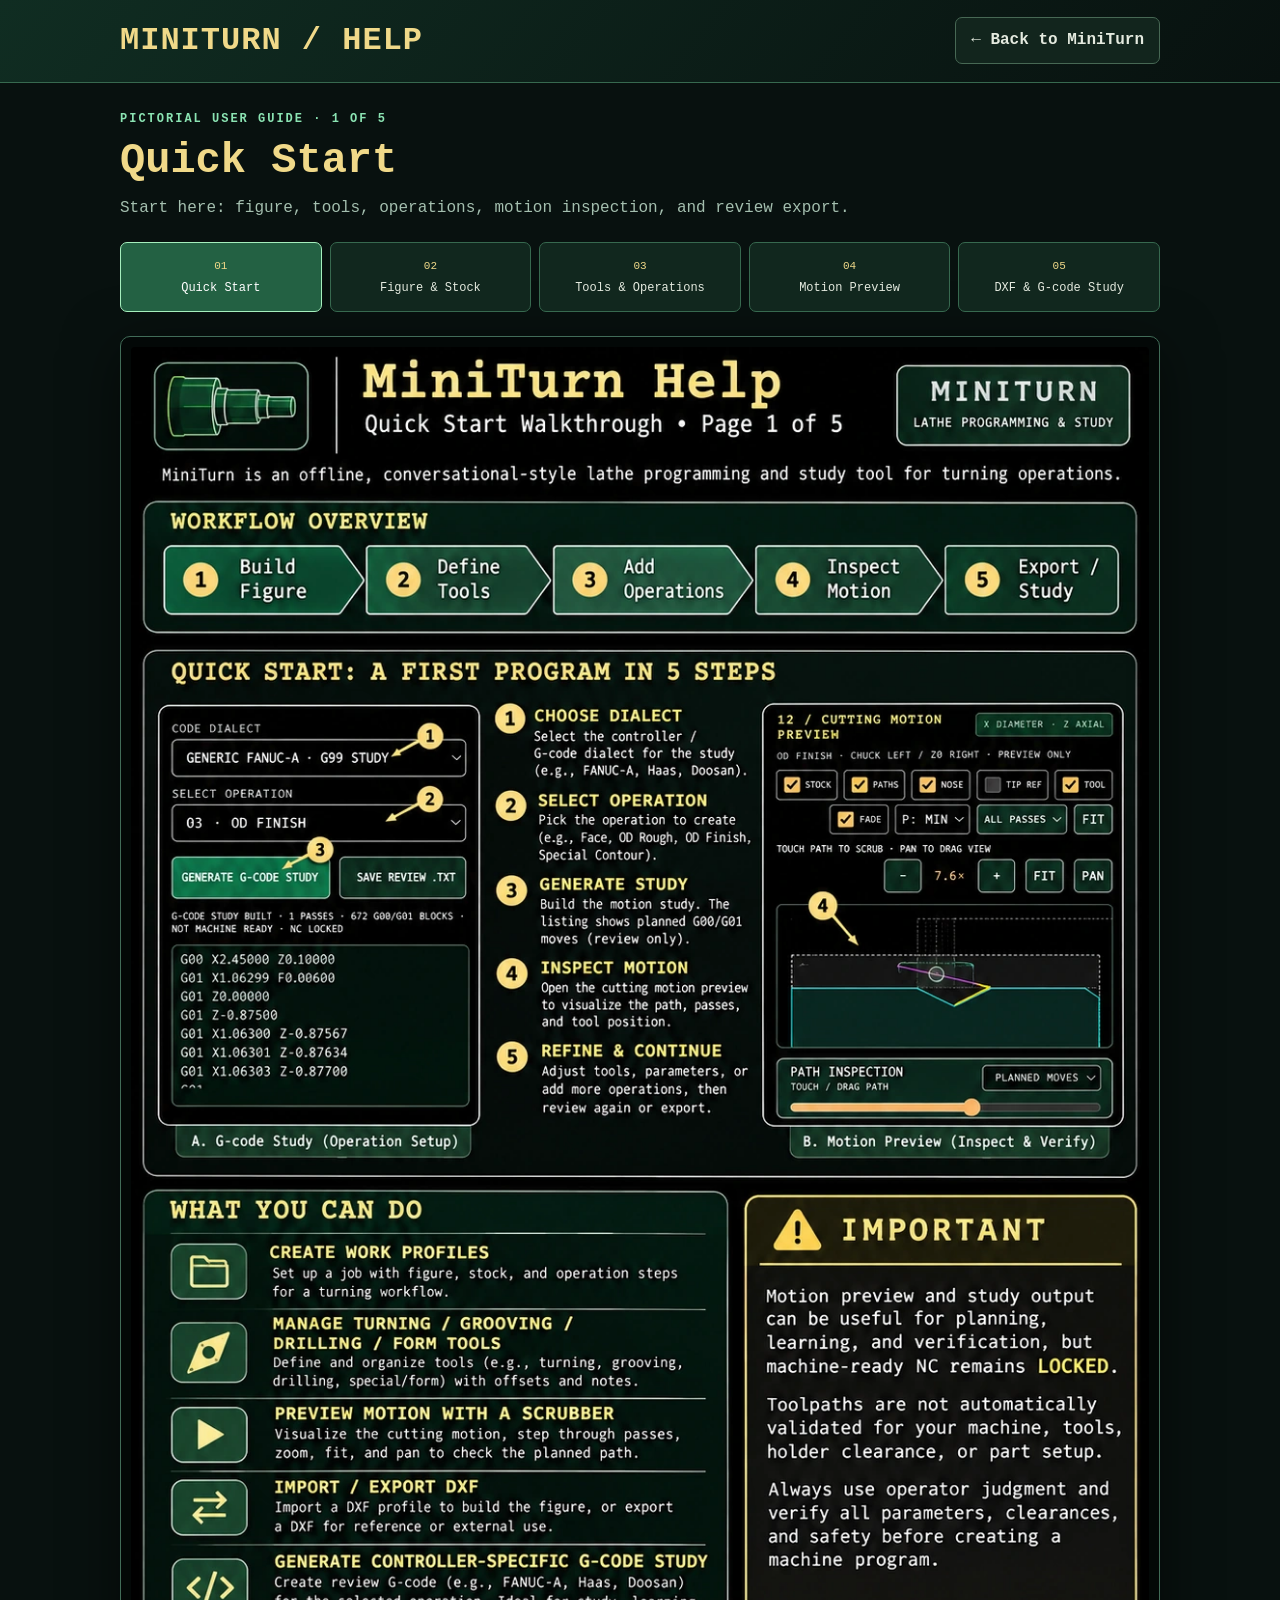
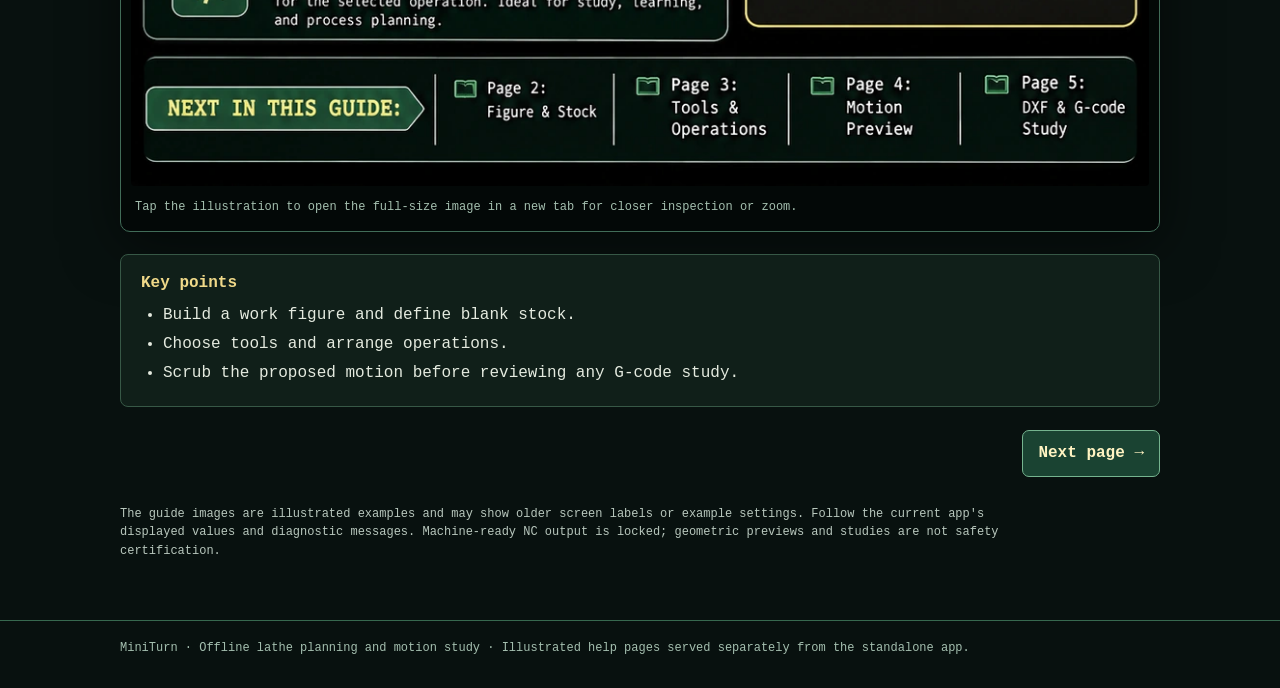
<file: help/index.html>
<!doctype html>
<html lang="en"><head><meta charset="utf-8"><meta name="viewport" content="width=device-width, initial-scale=1"><meta name="theme-color" content="#08110f">
<title>MiniTurn Help — Quick Start</title><meta name="description" content="MiniTurn pictorial user guide: Start here: figure, tools, operations, motion inspection, and review export."><link rel="stylesheet" href="style.css"></head>
<body><header><div class="wrap bar"><a class="brand" href="index.html">MINITURN / HELP</a><a class="button secondary" href="../" title="Return to MiniTurn">← Back to MiniTurn</a></div></header>
<main class="wrap"><p class="eyebrow">Pictorial user guide · 1 of 5</p><h1>Quick Start</h1><p class="deck">Start here: figure, tools, operations, motion inspection, and review export.</p>
<nav class="chapters" aria-label="Help chapters"><a class="chapter" href="index.html" aria-current="page"><span>01</span>Quick Start</a>
<a class="chapter" href="figure-stock.html" ><span>02</span>Figure &amp; Stock</a>
<a class="chapter" href="tools-operations.html" ><span>03</span>Tools &amp; Operations</a>
<a class="chapter" href="motion-preview.html" ><span>04</span>Motion Preview</a>
<a class="chapter" href="dxf-gcode.html" ><span>05</span>DXF &amp; G-code Study</a></nav>
<figure class="page-image"><a href="images/quick-start.webp" target="_blank" rel="noopener noreferrer" title="Open the full-size guide image in a new tab"><img src="images/quick-start.webp" width="1055" height="1491" alt="Illustrated MiniTurn Quick Start guide, page 1 of 5" loading="eager" decoding="async"></a><figcaption class="image-caption">Tap the illustration to open the full-size image in a new tab for closer inspection or zoom.</figcaption></figure>
<section class="notes" aria-label="Key points"><h2>Key points</h2><ul><li>Build a work figure and define blank stock.</li>
<li>Choose tools and arrange operations.</li>
<li>Scrub the proposed motion before reviewing any G-code study.</li></ul></section>
<div class="pager"><span></span><a class="button" href="figure-stock.html">Next page →</a></div><p class="note">The guide images are illustrated examples and may show older screen labels or example settings. Follow the current app&#x27;s displayed values and diagnostic messages. Machine-ready NC output is locked; geometric previews and studies are not safety certification.</p></main>
<footer><div class="wrap">MiniTurn · Offline lathe planning and motion study · Illustrated help pages served separately from the standalone app.</div></footer></body></html>
</file>
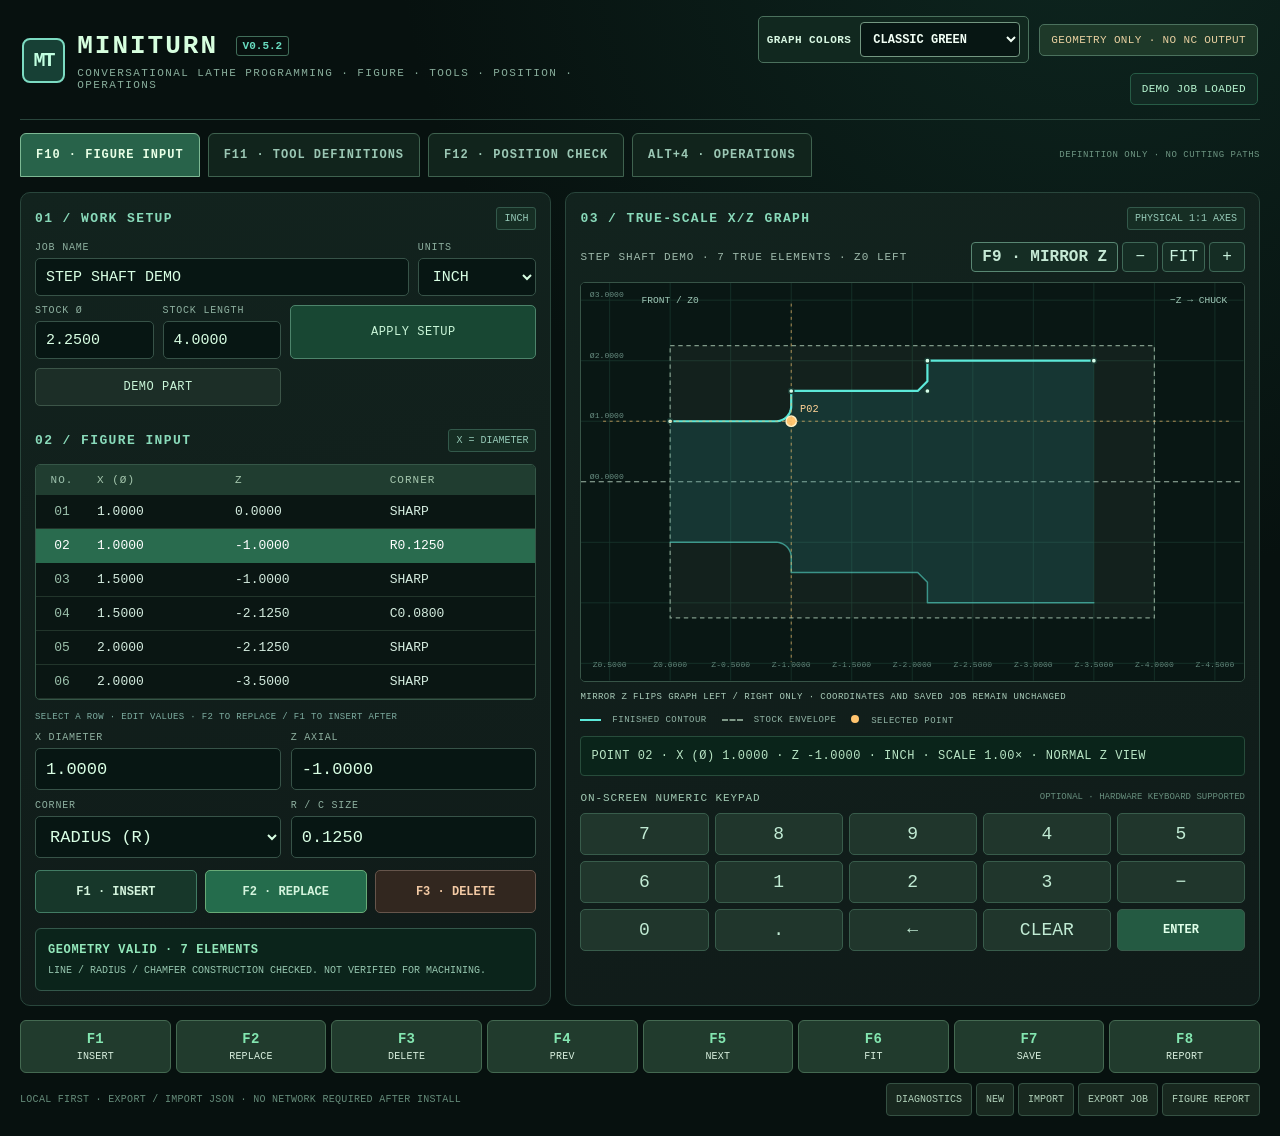
<file: miniturn_offline_demo_v0.5.2_display_modes.html>
<!doctype html>
<html lang="en">
<head>
  <meta charset="utf-8">
  <meta name="viewport" content="width=device-width,initial-scale=1,viewport-fit=cover">
  <meta name="theme-color" content="#0b1715">
  <meta name="description" content="MiniTurn: offline-first conversational lathe geometry entry and precision X/Z profile graphing and reusable tool geometry definitions.">
  
  
  <style>:root{color-scheme:dark;--bg:#07110f;--surface:#101f1c;--surface2:#142822;--panel-border:#29463c;--teal:#68dcc0;--mint:#b6f4d0;--ink:#d8eddf;--mute:#8eaea1;--amber:#f2bf71;--red:#ec8d7c}*{box-sizing:border-box}html,body{margin:0;min-height:100%;background:var(--bg);font-family:Consolas,'Roboto Mono','Courier New',monospace;color:var(--ink)}body{background-image:radial-gradient(circle at 85% -10%,#17453866,transparent 42%)}button,input,select{font:inherit}button{cursor:pointer;user-select:none}button:focus-visible,input:focus-visible,select:focus-visible{outline:2px solid var(--amber);outline-offset:1px}.app-shell{max-width:1700px;margin:auto;padding:14px 20px 20px}.masthead{display:flex;align-items:center;justify-content:space-between;padding:2px 2px 14px;border-bottom:1px solid var(--panel-border);gap:12px}.brand-line{display:flex;align-items:center;gap:12px}.brand-mark{height:45px;width:45px;border:2px solid #7cdbc2;border-radius:8px;display:flex;align-items:center;justify-content:center;font-weight:900;color:#c2ffe1;background:#174035;letter-spacing:-2px;font-size:20px}h1{font-size:26px;letter-spacing:2px;margin:0;color:#d7ffdf}.version{font-size:11px;border:1px solid #416e5a;padding:3px 6px;vertical-align:middle;letter-spacing:0;border-radius:3px;color:var(--teal)}.tagline{font-size:11px;letter-spacing:1.4px;color:#88ad9b;margin-top:6px}.header-right{display:flex;gap:10px;align-items:center;flex-wrap:wrap;justify-content:flex-end}.prototype-tag,.saved-tag{font-size:11px;letter-spacing:.35px;padding:9px 11px;border:1px solid #4b715d;border-radius:5px;background:#1e3929;color:#e8d0a0}.saved-tag{color:var(--mint);background:#122a23;border-color:#275c46}.saved-tag.bad{color:#ffc0b1;border-color:#7a4e3f}.workspace{display:grid;grid-template-columns:minmax(370px,.88fr) minmax(480px,1.15fr);gap:14px;margin-top:15px}.panel{background:linear-gradient(170deg,#12231e,#101b19);border:1px solid var(--panel-border);border-radius:10px;padding:14px;min-width:0}.section-header{display:flex;justify-content:space-between;align-items:center;gap:12px;margin-bottom:12px}.section-header h2{color:#89daba;font-size:13px;margin:0;letter-spacing:1.4px}.small-chip{font-size:10px;color:#95c9b7;background:#162e24;border:1px solid #33594b;border-radius:3px;padding:5px 7px;white-space:nowrap}.setup-grid{display:grid;grid-template-columns:repeat(4,1fr);gap:9px}.field{display:flex;flex-direction:column;gap:5px;color:#8daf9f;font-size:10px;letter-spacing:.8px;min-width:0}.name-field{grid-column:span 3}.field input,.field select{width:100%;height:38px;background:#071613;border:1px solid #375348;color:#d9ffe4;border-radius:5px;padding:8px 10px;outline:none;font-size:15px;font-variant-numeric:tabular-nums}.field input:disabled{opacity:.4}.field input:focus,.field select:focus{border-color:#8be0b7;box-shadow:0 0 0 2px #356a4a55}.small-btn{grid-column:span 2;color:#c9f5d8;min-height:38px;border:1px solid #4d846b;background:#184733;border-radius:5px;font-size:12px;letter-spacing:.5px}.small-btn.muted{background:#1c2e27;border-color:#3c5548}.second-header{margin-top:23px}.rows-wrap{border:1px solid #355647;background:#0a1613;border-radius:5px;min-height:184px;max-height:255px;overflow-y:auto;overflow-x:hidden}.row-table{width:100%;border-collapse:collapse;font-size:13px;font-variant-numeric:tabular-nums;white-space:nowrap}.row-table th{position:sticky;top:0;background:#203d30;color:#a5c7ae;text-align:left;font-weight:normal;padding:9px 9px;letter-spacing:1px;font-size:11px}.row-table td{padding:9px 9px;border-bottom:1px solid #22352b;color:#d4ecdf;cursor:pointer}.row-table tr:hover td{background:#274336}.row-table tr.active-row td{background:#296b4e;color:white;border-color:#296b4e}.row-table th:first-child,.row-table td:first-child{width:52px;text-align:center;color:#9cc1ac}.edit-caption{font-size:9px;color:#7eada1;letter-spacing:.35px;margin:12px 0 10px}.editor-grid{display:grid;grid-template-columns:repeat(2,minmax(0,1fr));gap:10px}.editor-grid .field input,.editor-grid .field select{height:42px;font-size:17px}.row{display:flex;gap:8px}.edit-actions{margin-top:12px}.action-btn{flex:1;border:1px solid #427c64;border-radius:5px;background:#17372a;color:#d4f4dd;font-size:12px;font-weight:bold;min-height:43px;padding:8px 10px}.action-btn:hover,.small-btn:hover{filter:brightness(1.18)}.action-btn.primary{background:#246c4c;border-color:#68ab77}.action-btn.warn{border-color:#66554b;background:#32271f;color:#f2c9a4}.status-box{border:1px solid #34584b;border-radius:6px;padding:12px;margin-top:15px;background:#0b241b;line-height:1.55;color:#96c6af;font-size:10px;min-height:62px}.status-box strong{font-size:12px;display:block;margin-bottom:3px;letter-spacing:.6px;color:#93e8bb}.status-box.invalid{background:#361d1a;border-color:#8e5346;color:#ffc8b8}.status-box.invalid strong{color:#ffb6a8}.graph-toolbar{display:flex;justify-content:space-between;gap:10px;align-items:center;margin-bottom:10px}.graph-subtitle{color:#9eb9ab;font-size:11px;letter-spacing:1px}.zoom-controls{display:flex;gap:4px}.zoom-controls button{border:1px solid #3e6756;background:#152d24;color:#c9f1dd;border-radius:4px;height:30px;min-width:36px}.graph-frame{border:1px solid #375447;border-radius:5px;overflow:hidden;background:#091714}.graph-frame svg{display:block;width:100%;height:auto;aspect-ratio:900/540;touch-action:none;cursor:grab}.legend{display:flex;flex-wrap:wrap;gap:15px;margin:11px 0 10px;color:#92b5a6;font-size:9px;letter-spacing:.5px}.legend-line{display:inline-block;width:21px;margin-right:5px;vertical-align:middle;border-top:2px solid}.legend-line.finished{border-color:#5ce9d9}.legend-line.stock{border-color:#7f9988;border-top-style:dashed}.legend-dot{display:inline-block;width:8px;height:8px;background:#ffc46e;border-radius:50%;margin-right:6px}.readout{border:1px solid #274c3b;border-radius:4px;background:#0a241a;color:#b8e4c4;font-size:12px;letter-spacing:.5px;padding:12px 10px;min-height:40px}.keypad-wrap{margin-top:16px}.keypad-label{display:flex;justify-content:space-between;gap:10px;color:#a0c9b2;font-size:11px;letter-spacing:.9px;padding-bottom:9px}.keypad-label span{font-size:9px;color:#678e7d;letter-spacing:0}.numeric-pad{display:grid;grid-template-columns:repeat(5,minmax(0,1fr));gap:6px}.numeric-pad button{border:1px solid #385c4b;border-radius:5px;min-height:42px;background:#20362c;color:#c1ebd4;font-size:18px}.numeric-pad button:active{background:#347b57}.numeric-pad .enter-key{background:#245a42;color:#e0ffe9;font-size:12px;font-weight:800}.footer-bar{margin-top:14px}.softkeys{display:grid;grid-template-columns:repeat(8,minmax(0,1fr));gap:5px}.softkeys button{background:#213b2d;border:1px solid #446951;border-radius:6px;color:#d8efde;min-height:53px;padding:6px 2px;font-size:10px;letter-spacing:.2px}.softkeys b{display:block;color:#83e6b0;margin-bottom:4px;font-size:14px}.softkeys button:active{background:#2d6b4a}.footer-bottom{display:flex;align-items:center;justify-content:space-between;gap:10px;margin-top:10px;color:#658c7a;font-size:10px;letter-spacing:.3px}.footer-bottom>div{display:flex;flex-wrap:wrap;justify-content:flex-end;gap:4px}.text-btn{border:1px solid #355143;background:#18281f;border-radius:4px;color:#aecfb8;min-height:33px;font-size:10px;padding:5px 9px}dialog{width:min(800px,94vw);max-height:86vh;background:#11231d;color:#cee9da;border:1px solid #4f7963;border-radius:10px;box-shadow:0 20px 100px #000d;padding:18px}dialog::backdrop{background:#000a}dialog pre{white-space:pre-wrap;overflow:auto;background:#081713;border:1px solid #315340;padding:14px;font:12px/1.65 Consolas,monospace;max-height:58vh}.dialog-title{display:flex;justify-content:space-between;align-items:center}.dialog-title strong{letter-spacing:1px;color:#a8edc4}.dialog-title button{font-size:25px;background:transparent;border:0;color:#cadacc}dialog p{font-size:12px;color:#a8bfb1}@media(max-width:1160px){.workspace{grid-template-columns:1fr}.rows-wrap{max-height:215px}.graph-panel{order:2}.entry-panel{order:1}.numeric-pad{grid-template-columns:repeat(5,1fr)}.numeric-pad button{min-height:46px}.softkeys button{min-height:54px}.app-shell{padding:10px 12px}}@media(max-width:620px){.brand-mark{height:39px;width:39px;font-size:17px}.masthead{align-items:flex-start;flex-wrap:wrap}h1{font-size:21px}.tagline{font-size:9px;letter-spacing:.5px}.header-right{justify-content:flex-start}.prototype-tag,.saved-tag{font-size:9px;padding:6px}.workspace{gap:10px;margin-top:10px}.panel{padding:10px}.setup-grid{grid-template-columns:repeat(2,minmax(0,1fr))}.name-field{grid-column:span 2}.row-table{font-size:11px}.row-table td,.row-table th{padding:8px 5px}.section-header h2{font-size:11px}.graph-subtitle{font-size:9px}.legend{font-size:8px}.softkeys{grid-template-columns:repeat(4,minmax(0,1fr))}.softkeys button{min-height:42px}.footer-bottom{align-items:flex-start;flex-direction:column}.keypad-label{font-size:10px}.keypad-label span{display:none}}@media(prefers-reduced-motion:reduce){*{scroll-behavior:auto!important}}

/* MiniTurn v0.1.1: Z view mirror only (not machine coordinates). */
.zoom-controls{flex-wrap:wrap;justify-content:flex-end}
.zoom-controls .mirror-toggle{min-width:118px;padding:0 10px;border-color:#598773;color:#c6e9d5;font-weight:700;white-space:nowrap}
.zoom-controls .mirror-toggle.active{background:#2b7250;border-color:#8cdab1;color:#f0fff4;box-shadow:inset 0 0 0 1px #5fbc8b}
.view-note{color:#a9cbb9;font-size:9px;letter-spacing:.45px;margin-top:9px;line-height:1.5}
@media(max-width:620px){.zoom-controls .mirror-toggle{min-width:105px;font-size:10px;padding:0 5px}.view-note{font-size:8px}}
/* v0.2 / dedicated tool-table programming screen */
[hidden]{display:none!important}
.page-tabs{margin-top:13px;display:flex;align-items:center;gap:8px;flex-wrap:wrap}
.page-tab{font-size:12px;letter-spacing:1px;color:#9bc7b4;border:1px solid #3f624f;background:#11241c;border-radius:6px 6px 0 0;padding:12px 15px;font-weight:800;min-height:44px}
.page-tab.active{color:#e8ffe6;background:#28634a;border-color:#7db994}
.tab-note{margin-left:auto;color:#6e9683;font-size:9px;letter-spacing:.5px}
.tool-workspace{display:grid;grid-template-columns:minmax(250px,.64fr) minmax(360px,1fr) minmax(360px,1.04fr);gap:13px;margin-top:15px;align-items:stretch}
.tool-list{display:flex;flex-direction:column;gap:5px;min-height:235px;max-height:530px;overflow-y:auto}
.tool-row{color:#b8deca;border:1px solid #315340;border-radius:5px;background:#14291f;display:flex;align-items:center;gap:10px;padding:9px;width:100%;text-align:left;min-height:57px}
.tool-row.active{border-color:#88dab1;background:#27553f}
.tool-row .tool-number{font-size:13px;color:#abf4ca;font-weight:700;min-width:66px}
.tool-row .tool-name{font-size:11px;line-height:1.45;flex:1;min-width:0}
.tool-row .tool-shape-tag{color:#e5cd99;border:1px solid #6a6d48;border-radius:3px;padding:3px 5px;font-size:10px}
.tool-actions{display:flex;flex-wrap:wrap;gap:7px;margin-top:9px}
.tool-actions>button{flex:1;min-width:105px}
.library-divider{border-top:1px solid #335443;margin:18px 0}
.tool-help,.editor-hint{display:block;font-size:10px;line-height:1.6;color:#8eb39e;margin-top:10px}
.tool-form-grid{display:grid;grid-template-columns:repeat(2,minmax(0,1fr));gap:11px}
.tool-form-grid .wide{grid-column:1/-1}
.tool-form-grid input,.tool-form-grid select,.tool-form-grid textarea{min-width:0;width:100%}
.tool-form-grid textarea{background:#081a13;border:1px solid #396250;color:#d8f3e1;min-height:100px;padding:10px;border-radius:5px;font:12px/1.5 Consolas,monospace;resize:vertical}
.tool-form-grid .editor-hint{letter-spacing:0}
.verified-line{display:flex;gap:10px;align-items:flex-start;font-size:10px;line-height:1.5;color:#afceb8;margin-top:12px}
.verified-line input{accent-color:#54b78d;margin:1px 0}
#toolStatus{margin-top:12px}
.tool-preview-frame{background:#081714;border:1px solid #355c4c;border-radius:6px;overflow:hidden;margin:12px 0}
.tool-preview-frame svg{display:block;width:100%;aspect-ratio:600/500;height:auto}
.tool-legend{display:flex;gap:16px;flex-wrap:wrap;color:#9dbca7;font-size:10px;margin-top:12px;margin-bottom:14px}
.tool-warning{border:1px solid #665b39;background:#2a291c;color:#dbca98;border-radius:5px;padding:12px;font-size:11px;line-height:1.65;margin-top:14px}
#toolGraphReadout{line-height:1.55}
@media(max-width:1380px){.tool-workspace{grid-template-columns:minmax(240px,.9fr) minmax(380px,1.45fr)}.tool-preview-panel{grid-column:1/-1}.tool-preview-frame{max-width:780px;margin-left:auto;margin-right:auto}}
@media(max-width:800px){.tool-workspace{grid-template-columns:1fr}.tool-preview-panel{grid-column:auto}.tool-list{min-height:0;max-height:250px}.tab-note{display:none}.page-tab{font-size:11px;flex:1;padding:11px 8px}.tool-form-grid{grid-template-columns:repeat(2,minmax(0,1fr))}}

/* v0.3 physical tool holder and mounting section */
.holder-section-title{padding-top:12px;border-top:1px solid #315541}
.holder-view-toggle{display:flex;align-items:center;gap:8px;margin-top:10px;color:#c8dbb1;font-size:11px}
.holder-view-toggle input{accent-color:#e1b774;transform:scale(1.2)}
.tool-legend .holder{border-top-color:#e9bb6b;border-top-style:dashed}
.tool-legend .datum{background:#fa8cb4}
.tool-form-grid .field[hidden],.tool-form-grid label[hidden]{display:none}

/* v0.4: manual tool-position inspection screen. Large fingers + old-school softkeys. */
.inspect-workspace{display:grid;grid-template-columns:minmax(265px,350px) minmax(550px,1fr);gap:13px;margin-top:15px;align-items:start}
.inspect-control-panel .field{display:flex;flex-direction:column;gap:7px;margin-top:11px}
.inspect-control-panel .field input,.inspect-control-panel .field select{min-width:0;width:100%;height:43px;font:15px Consolas,monospace}
.inspect-fields{display:grid;grid-template-columns:1fr 1fr;gap:9px}
.inspect-tool-summary{background:#102920;color:#9fd4ba;border:1px solid #3d5e4c;border-radius:5px;padding:12px 10px;margin-top:10px;font:11px/1.6 Consolas,monospace;min-height:60px}
.inspect-wide{display:block;width:100%;margin-top:11px;flex:auto}
.jog-pad{display:grid;grid-template-columns:repeat(2,minmax(0,1fr));gap:7px;margin-top:12px}
.jog-pad button{min-height:56px;border:1px solid #56836b;border-radius:5px;color:#d2f1df;background:#1b3b2c;font-size:17px;font-weight:800}
.jog-pad b{font-size:10px;color:#80c8a5;padding-right:10px}
.inspect-hint{font-size:11px;line-height:1.65;color:#95bba7;margin:11px 0}
.inspect-check{display:flex;align-items:flex-start;gap:9px;margin-top:13px;color:#afccb8;font-size:11px;line-height:1.6;cursor:pointer}
.inspect-check input{accent-color:#57c48e;width:18px;height:18px;flex:0 0 auto}
.inspect-toolbar{display:flex;justify-content:space-between;align-items:center;gap:10px;margin:10px 0}
.inspect-graph-frame{border:1px solid #416c57;border-radius:6px;background:#081713;overflow:hidden}
.inspect-graph-frame svg{display:block;width:100%;height:auto;aspect-ratio:1000/560;touch-action:manipulation;cursor:crosshair}
.inspect-legend{display:flex;flex-wrap:wrap;gap:15px;color:#9fbca9;font-size:10px;margin:13px 0}
.inspect-legend .insert{border-color:#8dd8ff}.inspect-legend .holder{border-color:#e8b96d;border-top-style:dashed}.inspect-legend .datum{background:#fa8ab9}
.inspect-metrics{display:grid;grid-template-columns:repeat(4,minmax(0,1fr));gap:8px;margin:12px 0}
.inspect-metric{border:1px solid #385946;background:#112c20;border-radius:5px;padding:10px;min-height:65px;display:flex;flex-direction:column;gap:10px;justify-content:space-between}
.inspect-metric span{font-size:10px;line-height:1.4;color:#8fb8a1}.inspect-metric strong{font:700 14px Consolas,monospace;color:#b7f3cd}
.inspect-metric.alert{border-color:#ca735a;background:#37231f}.inspect-metric.alert strong{color:#ffc0a9}.inspect-metric.unknown{border-color:#7b754d}.inspect-metric.unknown strong{color:#ddcf9d}
.inspect-graph-panel .tool-warning{margin-top:12px}
@media(max-width:1220px){.inspect-workspace{grid-template-columns:1fr}.inspect-control-panel{display:block}.inspect-metrics{grid-template-columns:repeat(2,minmax(0,1fr))}}
@media(max-width:600px){.inspect-toolbar{flex-wrap:wrap}.inspect-metrics{grid-template-columns:repeat(2,minmax(0,1fr))}.inspect-metric strong{font-size:12px}.inspect-graph-frame svg{min-height:240px}}

/* v0.4.1: FANUC-style nose direction picker; no ordinary angle field exposed. */
.tip-select-wrap{margin:11px 0 13px;border:1px solid #426b54;background:#101e19;border-radius:7px;padding:12px}
.tip-select-intro{font-size:10px;line-height:1.55;color:#a4c6b2;margin-bottom:10px}
.tip-direction-grid{display:grid;grid-template-columns:repeat(3,minmax(0,1fr));gap:7px;max-width:540px;margin-inline:auto}
.tip-direction{background:#152920;border:1px solid #476b54;border-radius:5px;color:#b3e4c7;display:flex;align-items:center;justify-content:center;flex-direction:column;gap:1px;padding:6px 3px;min-width:0;min-height:93px;font:700 14px Consolas,monospace;touch-action:manipulation}
.tip-direction svg{width:100%;max-width:94px;height:55px;display:block}
.tip-direction small{font:9px Consolas,monospace;color:#8bb5a1;white-space:nowrap}
.tip-direction[aria-pressed=true]{border-color:#a3f4be;background:#285943;color:#f0ffe9;box-shadow:inset 0 0 0 1px #a3f4be}
.tip-direction[aria-pressed=true] small{color:#d4f5de}
.tip-direction:focus-visible{outline:2px solid #e8d98c;outline-offset:2px}
.tip-direction-readout{color:#a1f0c3;font:700 11px/1.4 Consolas,monospace;letter-spacing:.3px;margin:10px 0 2px}
.tip-advanced{border-top:1px solid #34563f;margin-top:11px;padding-top:10px}
.tip-advanced summary{cursor:pointer;list-style:none;font:700 11px Consolas,monospace;min-height:29px;display:flex;align-items:center;gap:8px;color:#bbd9c3}
.tip-advanced summary::-webkit-details-marker{display:none}
.tip-advanced summary span{font:9px Consolas,monospace;margin-left:auto;color:#e4c98b;border:1px solid #665b3b;border-radius:4px;padding:4px 6px}
.tip-advanced[open] summary{color:#bfffd7}
.tip-advanced-inner{display:grid;grid-template-columns:1fr 1fr;gap:11px;padding:7px 0 2px}
.tip-advanced-inner .field{min-width:0}.tip-advanced-inner .field input{width:100%;min-height:40px}
.tip-adjust-buttons{grid-column:1/-1;display:flex;gap:7px}
.tip-adjust-buttons button{min-height:43px;flex:1;background:#203b2b;border:1px solid #4e7a61;color:#d6f1e1;border-radius:5px;font:700 11px Consolas,monospace}
.tip-advanced-inner .editor-hint{grid-column:1/-1;margin:0}
@media(max-width:620px){.tip-direction{min-height:80px}.tip-direction svg{height:43px}.tip-direction small{font-size:8px}.tip-advanced-inner{grid-template-columns:1fr}.tip-adjust-buttons{flex-wrap:wrap}.tip-adjust-buttons button{min-width:94px}}
/* MiniTurn v0.5: operation intent entry, not a cutter path or NC program. */
.operation-workspace{display:grid;grid-template-columns:minmax(235px,.72fr) minmax(370px,1.1fr) minmax(390px,1.2fr);gap:13px;align-items:start;margin-top:15px}
.operation-list{min-height:190px;max-height:440px;overflow:auto;background:#091813;border:1px solid #335846;border-radius:5px;padding:5px}
.operation-row{display:flex;align-items:center;justify-content:space-between;gap:8px;width:100%;min-height:58px;padding:8px;background:#112b20;border:1px solid transparent;border-bottom-color:#294b39;color:#d0e8d8;text-align:left;font-size:12px}
.operation-row strong{display:block;color:#b3f1c7;font-size:12px;line-height:1.5}
.operation-row small{color:#8fb4a1;font-size:10px;line-height:1.5}
.operation-row .op-disabled{color:#a58c79}
.operation-row[aria-selected=true]{background:#245d43;border-color:#7dbb8e;border-radius:3px}
.operation-actions{display:flex;gap:8px;margin-top:11px}.operation-actions .action-btn{min-width:0}
.operation-form-grid{display:grid;grid-template-columns:repeat(2,minmax(0,1fr));gap:10px}
.operation-form-grid .wide{grid-column:1/-1}.operation-form-grid .field input,.operation-form-grid .field select{min-height:43px;width:100%;font-size:14px}
.operation-form-grid .field{line-height:1.4}.operation-form-grid .field input:disabled{color:#658578}
.operation-check{display:flex;gap:9px;align-items:center;color:#b3d3c2;font-size:11px;min-height:30px}
.operation-check input{accent-color:#6edaac;width:18px;height:18px}
.op-help{font-size:11px;line-height:1.65;color:#a5c8ad;margin-top:12px}
.op-save-actions{margin-top:18px}.operation-graph-frame{border:1px solid #426d56;border-radius:5px;background:#081713}
.operation-graph-frame svg{width:100%;height:auto;display:block;aspect-ratio:900/540}
.operation-legend{display:flex;gap:15px;flex-wrap:wrap;margin:13px 0;color:#aac9b6;font-size:10px}
.operation-legend .region{border-color:#ffc274;border-top-width:4px}
.operation-editor-panel .status-box{margin-top:13px}
@media(max-width:1450px){.operation-workspace{grid-template-columns:minmax(260px,.8fr) minmax(430px,1.3fr)}.operation-preview-panel{grid-column:1/-1}}
@media(max-width:870px){.operation-workspace{grid-template-columns:1fr}.operation-preview-panel{grid-column:auto}.operation-list{min-height:0;max-height:260px}}
@media(max-width:610px){.operation-form-grid{grid-template-columns:1fr 1fr}.operation-workspace{gap:10px}.operation-graph-frame svg{min-height:230px}.operation-row{min-height:54px}}

/* v0.5.1 browser survival diagnostics; only visible after an error or on request. */
.runtime-alert{position:fixed;z-index:9999;left:12px;right:12px;top:12px;max-width:850px;margin:auto;border:2px solid #f0a071;border-radius:7px;background:#321f1c;color:#ffe4cf;box-shadow:0 12px 60px #000b;padding:14px;font:12px/1.6 Consolas,monospace}
.runtime-alert strong{display:block;font-size:14px;color:#ffbf95;margin-bottom:4px}
.runtime-alert span{display:block;overflow-wrap:anywhere}
.runtime-alert>div{display:flex;flex-wrap:wrap;gap:7px;margin-top:10px}
.runtime-alert button{background:#4a3428;border:1px solid #c28c6f;border-radius:4px;color:#fff1e4;padding:8px 11px;font:700 12px Consolas,monospace}
.diagnostic-dialog pre{font-size:11px;max-height:55vh;word-break:break-word}

/* v0.5.2 — operator-selectable color and contrast; independent of part data. */
.display-picker{display:flex;align-items:center;gap:9px;flex-wrap:wrap;border:1px solid #4b715d;border-radius:5px;background:#11281f;color:#d9f8e3;padding:5px 8px;font-size:11px;font-weight:bold;letter-spacing:.45px}
.display-picker select{appearance:auto;min-height:35px;min-width:160px;max-width:100%;background:#071613;color:#f2fff5;border:1px solid #739781;padding:6px 8px;border-radius:4px;font-size:12px;font-weight:bold;cursor:pointer}
body{--plot-bg:#091714;--plot-part:#5ce9d9;--plot-stock:#7f9988;--plot-active:#ffc46e}
.graph-frame,.tool-preview-frame,.inspect-graph-frame,.operation-graph-frame{background:var(--plot-bg)}
.legend-line.finished{border-color:var(--plot-part)}.legend-line.stock{border-color:var(--plot-stock)}.legend-dot{background:var(--plot-active)}
body[data-display="vivid"]{--plot-bg:#08162c;--plot-part:#45ffa6;--plot-stock:#a3c8f7;--plot-active:#ffcf57}
body[data-display="vivid"] .panel{background:linear-gradient(170deg,#12253a,#0c1a2c);border-color:#446785}
body[data-display="vivid"] .graph-frame,body[data-display="vivid"] .tool-preview-frame{border-color:#668caf}
body[data-display="vivid"] .display-picker{background:#182f48;border-color:#658db2}
body[data-display="vivid"] .display-picker select{background:#071b32;border-color:#8cb7d8;color:#fff}
body[data-display="contrast"]{--bg:#000;--surface:#080808;--ink:#fff;--mute:#eee;--teal:#ffff52;--mint:#fff;--panel-border:#eee;--plot-bg:#000;--plot-part:#00ffed;--plot-stock:#eee;--plot-active:#ffed00;background-image:none}
body[data-display="contrast"] .panel{background:#000;border-color:#c2c2c2}
body[data-display="contrast"] .section-header h2,body[data-display="contrast"] h1,body[data-display="contrast"] .graph-subtitle{color:#fff}
body[data-display="contrast"] .field,body[data-display="contrast"] .edit-caption,body[data-display="contrast"] .legend,body[data-display="contrast"] .view-note,body[data-display="contrast"] .tagline,body[data-display="contrast"] .keypad-label,body[data-display="contrast"] .footer-bottom{color:#f0f0f0}
body[data-display="contrast"] input,body[data-display="contrast"] textarea,body[data-display="contrast"] select{background:#000;color:#fff;border-color:#c5c5c5}
body[data-display="contrast"] button{border-color:#ddd;color:#fff}
body[data-display="contrast"] .action-btn.primary,body[data-display="contrast"] .numeric-pad .enter-key{background:#165f41}
body[data-display="contrast"] .rows-wrap,body[data-display="contrast"] .status-box,body[data-display="contrast"] .readout{background:#090909;border-color:#ddd;color:#fff}
body[data-display="contrast"] .row-table th,body[data-display="contrast"] .row-table td{background:#090909;color:#fff;border-color:#777}
body[data-display="contrast"] .row-table tr.active-row td{background:#164a72;color:#fff}
body[data-display="contrast"] .display-picker{background:#000;border-color:#fff;color:#fff}
body[data-display="daylight"]{color-scheme:light;--bg:#eaf0f2;--surface:#fff;--ink:#101e27;--mute:#374955;--teal:#164c91;--mint:#13416d;--panel-border:#748b9b;--plot-bg:#fff;--plot-part:#006aa8;--plot-stock:#666;--plot-active:#b52515;background-image:none}
body[data-display="daylight"] .panel{background:#fff;border-color:#9bafbb}
body[data-display="daylight"] h1,body[data-display="daylight"] .section-header h2{color:#003d64}
body[data-display="daylight"] .tagline,body[data-display="daylight"] .field,body[data-display="daylight"] .edit-caption,body[data-display="daylight"] .graph-subtitle,body[data-display="daylight"] .legend,body[data-display="daylight"] .view-note,body[data-display="daylight"] .keypad-label,body[data-display="daylight"] .footer-bottom{color:#243c4e}
body[data-display="daylight"] input,body[data-display="daylight"] textarea,body[data-display="daylight"] select{background:#fff;color:#152c36;border-color:#8498a4}
body[data-display="daylight"] .rows-wrap,body[data-display="daylight"] .readout,body[data-display="daylight"] .status-box{background:#f5f8fa;border-color:#a5b6c1;color:#15344a}
body[data-display="daylight"] .row-table th{background:#d5e4ec;color:#102d43}
body[data-display="daylight"] .row-table td{color:#15344a;border-color:#bbc9cf}
body[data-display="daylight"] .row-table tr.active-row td{background:#b9d9eb;color:#102838}
body[data-display="daylight"] button{background:#e2eaf0;color:#102f48;border-color:#7c9db4}
body[data-display="daylight"] .action-btn.primary{background:#0a5e91;color:white}
body[data-display="daylight"] .display-picker{background:#fff;color:#152c36;border-color:#8299a5}
body[data-display="daylight"] .prototype-tag{background:#f8eddd;color:#664522;border-color:#ad986e}
body[data-display="daylight"] .saved-tag{background:#e3f3e8;color:#164a31;border-color:#87aa90}
body[data-display="daylight"] .small-chip{background:#e2ebef;color:#254658;border-color:#8ca3af}
body[data-display="daylight"] .tool-list-panel .tool-help{color:#38556b}
body[data-display="daylight"] dialog{background:#fff;color:#14334b}
body[data-display="daylight"] .graph-frame,body[data-display="daylight"] .tool-preview-frame{border-color:#8da5b1}
@media(max-width:760px){.display-picker{width:100%;justify-content:space-between}.display-picker select{flex:1;min-width:145px}.header-right{width:100%;justify-content:flex-start}}


/* Sunlit shop readability tweaks: dark ink on light buttons, not pale captions. */
body[data-display="daylight"] .small-btn,
body[data-display="daylight"] .small-btn.muted,
body[data-display="daylight"] .action-btn,
body[data-display="daylight"] .action-btn.warn,
body[data-display="daylight"] .numeric-pad button,
body[data-display="daylight"] .softkeys button,
body[data-display="daylight"] .zoom-controls button,
body[data-display="daylight"] .zoom-controls .mirror-toggle,
body[data-display="daylight"] .text-btn{background:#dceaf2;color:#12334b;border-color:#829fad}
body[data-display="daylight"] .action-btn.primary,
body[data-display="daylight"] .numeric-pad .enter-key{background:#075c8d;color:#fff;border-color:#075c8d}
body[data-display="daylight"] .softkeys b{color:#0b5d90}
body[data-display="daylight"] .zoom-controls .mirror-toggle.active{background:#15597b;color:#fff}
body[data-display="daylight"] .status-box strong{color:#095e39}
body[data-display="daylight"] .status-box.invalid{background:#fff0ed;color:#812a16}
body[data-display="daylight"] .status-box.invalid strong{color:#982c15}
body[data-display="daylight"] .saveState,body[data-display="daylight"] .tab-note{color:#385267}
body[data-display="daylight"] .row-table tr:hover td{background:#dbeaf3}
body[data-display="contrast"] .section-header h2,body[data-display="contrast"] .status-box strong,body[data-display="contrast"] .softkeys b{color:#ffff73}
body[data-display="contrast"] .zoom-controls .mirror-toggle.active{background:#fff;color:#111}
</style>
  <title>MiniTurn — CONVERSATIONAL OPERATIONS</title>
</head>
<body>
<div class="app-shell">
  <header class="masthead">
    <div class="brand-line"><span class="brand-mark">MT</span><div><h1>MINITURN <span class="version">V0.5.2</span></h1><div class="tagline">CONVERSATIONAL LATHE PROGRAMMING · FIGURE · TOOLS · POSITION · OPERATIONS</div></div></div>
    <div class="header-right"><label class="display-picker" for="displayMode">GRAPH COLORS <select id="displayMode" aria-label="Graph colors and display contrast"><option value="classic">CLASSIC GREEN</option><option value="vivid">VIVID BLUE</option><option value="contrast">HIGH CONTRAST</option><option value="daylight">DAYLIGHT</option></select></label><span class="prototype-tag">GEOMETRY ONLY · NO NC OUTPUT</span><span id="saveState" class="saved-tag">LOCAL JOB</span></div>
  </header>
  <nav class="page-tabs" aria-label="Programming screens">
    <button id="figureTab" class="page-tab active" aria-pressed="true">F10 · FIGURE INPUT</button>
    <button id="toolTab" class="page-tab" aria-pressed="false">F11 · TOOL DEFINITIONS</button>
    <button id="inspectTab" class="page-tab" aria-pressed="false">F12 · POSITION CHECK</button>
    <button id="opTab" class="page-tab" aria-pressed="false">ALT+4 · OPERATIONS</button>
    <span class="tab-note">DEFINITION ONLY · NO CUTTING PATHS</span>
  </nav>
  <main class="workspace" id="figureWorkspace">
    <section class="panel entry-panel" aria-label="Geometry entry">
      <div class="section-header"><h2>01 / WORK SETUP</h2><span id="unitTag" class="small-chip">INCH</span></div>
      <div class="setup-grid">
        <label class="field name-field">JOB NAME<input id="jobName" type="text" maxlength="45" autocomplete="off" spellcheck="false" value=""></label>
        <label class="field">UNITS<select id="unitSelect"><option value="inch">INCH</option><option value="mm">METRIC (MM)</option></select></label>
        <label class="field">STOCK Ø<input id="stockDiameter" inputmode="decimal" type="text" autocomplete="off"></label>
        <label class="field">STOCK LENGTH<input id="stockLength" inputmode="decimal" type="text" autocomplete="off"></label>
        <button class="small-btn" id="applyStock">APPLY SETUP</button>
        <button class="small-btn muted" id="demoButton">DEMO PART</button>
      </div>
      <div class="section-header second-header"><h2>02 / FIGURE INPUT</h2><span class="small-chip">X = DIAMETER</span></div>
      <div class="rows-wrap"><table class="row-table"><thead><tr><th>NO.</th><th>X (Ø)</th><th>Z</th><th>CORNER</th></tr></thead><tbody id="vertexRows"></tbody></table></div>
      <div class="edit-caption">SELECT A ROW · EDIT VALUES · F2 TO REPLACE / F1 TO INSERT AFTER</div>
      <div class="editor-grid">
        <label class="field">X DIAMETER<input id="editX" type="text" inputmode="decimal" autocomplete="off"></label>
        <label class="field">Z AXIAL<input id="editZ" type="text" inputmode="decimal" autocomplete="off"></label>
        <label class="field">CORNER<select id="editCorner"><option value="sharp">SHARP</option><option value="fillet">RADIUS (R)</option><option value="chamfer">CHAMFER (C)</option></select></label>
        <label class="field">R / C SIZE<input id="editSize" type="text" inputmode="decimal" autocomplete="off"></label>
      </div>
      <div class="row edit-actions"><button id="insertBtn" class="action-btn">F1 · INSERT</button><button id="replaceBtn" class="action-btn primary">F2 · REPLACE</button><button id="deleteBtn" class="action-btn warn">F3 · DELETE</button></div>
      <div class="status-box" id="geometryStatus" role="status" aria-live="polite"></div>
    </section>
    <section class="panel graph-panel" aria-label="Measured profile graph">
      <div class="section-header"><h2>03 / TRUE-SCALE X/Z GRAPH</h2><span class="small-chip">PHYSICAL 1:1 AXES</span></div>
      <div class="graph-toolbar"><span id="graphTitle" class="graph-subtitle">OD PROFILE / FACE AT Z0</span><div class="zoom-controls"><button id="mirrorZ" class="mirror-toggle" type="button" aria-pressed="false" title="Mirror Z direction on graph (Z0 right)">F9 · MIRROR Z</button><button id="zoomOut" title="Zoom out">−</button><button id="zoomFit">FIT</button><button id="zoomIn" title="Zoom in">+</button></div></div>
      <div class="graph-frame"><svg id="profileGraph" viewBox="0 0 900 540" role="img" aria-label="True proportional lathe X diameter and Z axial profile, including stock outline"></svg></div>
      <div class="view-note">MIRROR Z FLIPS GRAPH LEFT / RIGHT ONLY · COORDINATES AND SAVED JOB REMAIN UNCHANGED</div>
      <div class="legend"><span><i class="legend-line finished"></i> FINISHED CONTOUR</span><span><i class="legend-line stock"></i> STOCK ENVELOPE</span><span><i class="legend-dot"></i> SELECTED POINT</span></div>
      <div class="readout" id="graphReadout">SELECT A PROFILE POINT</div>
      <div class="keypad-wrap"><div class="keypad-label">ON-SCREEN NUMERIC KEYPAD <span>OPTIONAL · HARDWARE KEYBOARD SUPPORTED</span></div><div id="numericPad" class="numeric-pad"></div></div>
    </section>
  </main>

  <main class="tool-workspace" id="toolWorkspace" hidden>
    <section class="panel tool-list-panel" aria-label="Job tool library">
      <div class="section-header"><h2>04 / JOB TOOL TABLE</h2><span class="small-chip" id="toolCount">0 TOOLS</span></div>
      <div class="tool-list" id="toolList" role="listbox" aria-label="Select a tool"></div>
      <div class="section-header second-header"><h2>NEW STANDARD TOOL</h2><span class="small-chip">TEMPLATES</span></div>
      <label class="field">TOOL TEMPLATE<select id="toolPreset"></select></label>
      <div class="tool-actions"><button id="addTool" class="action-btn primary">F1 · ADD TEMPLATE</button><button id="duplicateTool" class="action-btn">F3 · DUPLICATE</button><button id="deleteTool" class="action-btn warn">F4 · DELETE</button></div>
      <div class="library-divider"></div>
      <div class="section-header"><h2>REUSABLE SHOP LIBRARY</h2><span class="small-chip">OFFLINE</span></div>
      <div class="tool-actions"><button class="small-btn" id="saveToolLibrary">SAVE LIBRARY</button><button class="small-btn" id="loadToolLibrary">LOAD LIBRARY</button></div>
      <div class="tool-actions"><button class="small-btn muted" id="exportToolLibrary">EXPORT .JSON</button><button class="small-btn muted" id="importToolLibrary">IMPORT .JSON</button></div>
      <div class="tool-help">Tool definitions are embedded in each job. SAVE LIBRARY stores a reusable copy on this device. EXPORT creates a portable file for other tablets or workstations.</div>
    </section>
    <section class="panel tool-editor-panel" aria-label="Tool geometry editor">
      <div class="section-header"><h2>05 / TOOL DEFINITION</h2><span class="small-chip" id="toolEditorID">T01 H01</span></div>
      <div class="tool-form-grid">
        <label class="field wide">DESCRIPTION<input type="text" id="toolName" maxlength="65" spellcheck="false" autocomplete="off"></label>
        <label class="field">STATION T<input type="number" id="toolStation" min="1" max="999" step="1"></label>
        <label class="field">OFFSET H<input type="number" id="toolOffset" min="1" max="999" step="1"></label>
        <label class="field">TOOL FAMILY<select id="toolKind"></select></label>
        <label class="field">INSERT / OUTLINE<select id="toolShape"></select></label>
        <label class="field">HAND<select id="toolHand"><option value="R">RIGHT</option><option value="L">LEFT</option><option value="N">NEUTRAL</option></select></label>

        <label class="field" id="toolICField">NOMINAL IC <span class="field-unit"></span><input type="number" id="toolIC" min="0.0001" step="any"></label>
        <label class="field">NOSE RADIUS <span class="field-unit"></span><input type="number" id="toolNoseRadius" min="0" step="any"></label>
        <label class="field" id="toolWidthField">BLADE / DRILL WIDTH <span class="field-unit"></span><input type="number" id="toolWidth" min="0.0001" step="any"></label>
        <label class="field" id="toolReachField">BODY REACH <span class="field-unit"></span><input type="number" id="toolReach" min="0.0001" step="any"></label>
        <label class="field" id="toolTipAngleField">DRILL POINT ANGLE<input type="number" id="toolTipAngle" min="30" max="160" step="0.5"></label>
        <label class="field wide">NOTES<input id="toolNotes" type="text" maxlength="200" spellcheck="false"></label>
        <label class="field wide custom-field" id="toolCustomField">CUSTOM OUTLINE · ONE U,V PAIR PER LINE<textarea id="toolCustomPoints" rows="5" spellcheck="false" placeholder="0, 0
0.5, 0.1
0.6, 0.4
0.1, 0.5"></textarea><span class="editor-hint">U = axial physical distance · V = radial physical distance · Reference tip is (0,0). Outline connects the points in order, then closes.</span></label>
      </div>
      <div class="section-header second-header holder-section-title"><h2>TOOL NOSE DIRECTION · REAR LATHE</h2><span class="small-chip">SELECT T0–T8</span></div>
      <div class="tip-select-wrap">
        <div class="tip-select-intro">PICK THE CUTTING TIP LOCATION (FANUC-STYLE). THE MINI DIAGRAMS SHOW THE THEORETICAL TIP DOT, NOT THE TOOL STATION NUMBER.</div>
        <div id="tipDirectionGrid" class="tip-direction-grid" role="group" aria-label="Tool nose compensation orientation T0 through T8"></div>
        <input type="hidden" id="toolTipDirection" value="0">
        <div class="tip-direction-readout" id="tipDirectionReadout">T0 · NO DIRECTION SELECTED</div>
        <details class="tip-advanced" id="orientationAdvanced">
          <summary>▸ ANGLE ADJUST / SPECIAL HOLDER <span>ADVANCED</span></summary>
          <div class="tip-advanced-inner">
            <label class="field">FINE ANGLE MODIFIER (°)<input id="toolAngleFine" type="number" min="-360" max="360" step="0.5" value="0"></label>
            <label class="field">TOTAL SKETCH ROTATION (°)<input type="number" id="toolAngle" readonly tabindex="-1"></label>
            <div class="tip-adjust-buttons"><button id="tipAdjustMinus" type="button">− 0.5°</button><button id="tipAdjustReset" type="button">ZERO ADJUST</button><button id="tipAdjustPlus" type="button">+ 0.5°</button></div>
            <p class="editor-hint">A small deviation shifts the insert AND holder outline in the preview. The T-number is kept separately for later control-specific posting. This is not automatic cutter compensation.</p>
          </div>
        </details>
      </div>
      <div class="section-header second-header holder-section-title"><h2>06 / MOUNTING &amp; HOLDER ENVELOPE</h2><span class="small-chip">TIP DATUM ≠ OFFSET VALUE</span></div>
      <div class="tool-form-grid">
        <label class="field">TURRET MOUNT<select id="toolMountSide"><option value="front">FRONT / +RADIAL VIEW</option><option value="rear">REAR / MIRROR RADIAL VIEW</option></select></label>
        <label class="field">TOOL REFERENCE<select id="toolTipReference"><option value="virtual">VIRTUAL SHARP TIP</option><option value="nose">NOSE RADIUS CENTER</option></select></label>
        <label class="field">HOLDER SHAPE<select id="holderMode"><option value="rect">RECTANGULAR ENVELOPE</option><option value="custom">CUSTOM HOLDER POLYGON</option><option value="none">NO HOLDER</option></select></label>
        <label class="field" id="holderStartField">AXIAL SETBACK <span class="field-unit"></span><input id="holderStartU" type="number" step="any" min="0"></label>
        <label class="field" id="holderLengthField">HOLDER LENGTH <span class="field-unit"></span><input id="holderLength" type="number" step="any" min="0"></label>
        <label class="field" id="holderWidthField">RADIAL WIDTH <span class="field-unit"></span><input id="holderWidth" type="number" step="any" min="0"></label>
        <label class="field" id="holderCenterField">RADIAL CENTER V <span class="field-unit"></span><input id="holderCenterV" type="number" step="any"></label>
        <label class="field wide" id="holderCustomField">HOLDER OUTLINE · U,V ONE PAIR PER LINE<textarea id="holderCustomPoints" rows="5" spellcheck="false" placeholder="0.20,-0.35
2.5,-0.35
2.5,0.35
0.20,0.35"></textarea><span class="editor-hint">Local physical coordinates from virtual sharp tip. The program draws the envelope but does not infer machine tool-offset geometry.</span></label>
      </div>
      <label class="verified-line"><input id="toolVerified" type="checkbox"> DIMENSIONS CHECKED AGAINST ACTUAL TOOL (operator declaration; not machining certification)</label>
      <div class="tool-actions"><button class="action-btn primary" id="saveTool">F2 · SAVE TOOL</button><button class="action-btn" id="resetTool">RESET UNSAVED EDITS</button></div>
      <div id="toolStatus" class="status-box" role="status" aria-live="polite"></div>
    </section>
    <section class="panel tool-preview-panel" aria-label="True-proportion tool envelope preview">
      <div class="section-header"><h2>07 / TOOL + HOLDER GRAPH</h2><span class="small-chip">AXIAL / RADIAL 1:1</span></div>
      <div id="toolPreviewTitle" class="graph-subtitle">CUTTING TOOL + HOLDER ENVELOPE</div><label class="holder-view-toggle"><input type="checkbox" id="showHolder" checked> SHOW HOLDER ENVELOPE</label>
      <div class="tool-preview-frame"><svg id="toolGraph" viewBox="0 0 600 500" role="img" aria-label="True-scale tool insert envelope and theoretical cutting tip"></svg></div>
      <div id="toolGraphReadout" class="readout">Select a tool to see its physical outline.</div>
      <div class="tool-legend"><span><i class="legend-line finished"></i> NOMINAL OUTLINE</span><span><i class="legend-dot"></i> VIRTUAL SHARP TIP</span><span><i class="legend-line holder"></i> HOLDER ENVELOPE</span><span><i class="legend-dot datum"></i> SELECTED REFERENCE</span></div>
      <div class="tool-warning"><strong>GEOMETRY DEFINITIONS ONLY</strong> — Insert shapes and holder rectangles are nominal 2D approximations. FRONT/REAR reverses the radial sketch only, not lathe coordinate conventions. Verify the chosen T0–T8 code against the actual control manual; pictured orientation is a rear-lathe convention. No cutter compensation, turret swing clearance, machine-specific offsets or collision certification is provided. Verify physical tools and machine conventions before later NC development.</div>
    </section>
  </main>
  <main class="inspect-workspace" id="inspectWorkspace" hidden>
    <section class="panel inspect-control-panel" aria-label="Manual tool positioning">
      <div class="section-header"><h2>08 / MANUAL TOOL POSITION</h2><span class="small-chip">X Ø / Z</span></div>
      <label class="field">SELECT TOOL<select id="inspectTool"></select></label>
      <div class="inspect-tool-summary" id="inspectToolSummary">SELECT A TOOL</div>
      <div class="inspect-fields">
        <label class="field">X DIAMETER <span class="inspect-unit-label"></span><input type="number" id="inspectX" step="any" min="0"></label>
        <label class="field">Z AXIAL <span class="inspect-unit-label"></span><input type="number" id="inspectZ" step="any"></label>
      </div>
      <button class="action-btn primary inspect-wide" id="inspectApply">APPLY X / Z REFERENCE</button>
      <div class="section-header second-header"><h2>JOG REFERENCE POINT</h2><span class="small-chip">NOT MACHINE JOG</span></div>
      <label class="field">JOG STEP <span class="inspect-unit-label"></span><input id="inspectStep" type="number" value="0.050" min="0.000001" step="any"></label>
      <div class="jog-pad">
        <button id="jogXMinus" type="button"><b>F3</b> X−</button>
        <button id="jogZMinus" type="button"><b>F5</b> Z−</button>
        <button id="jogZPlus" type="button"><b>F6</b> Z+</button>
        <button id="jogXPlus" type="button"><b>F4</b> X+</button>
      </div>
      <p class="inspect-hint">X jog amounts are DIAMETER changes. Z jog amounts are axial changes. Nothing moves on a real machine.</p>
      <div class="section-header second-header"><h2>POSITION TO FIGURE</h2><span class="small-chip">OPERATOR REFERENCE</span></div>
      <label class="field">FIGURE VERTEX<select id="inspectVertex"></select></label>
      <button id="inspectPlaceVertex" class="action-btn inspect-wide">PLACE REFERENCE AT VERTEX</button>
      <label class="inspect-check"><input type="checkbox" id="inspectSnap"> SNAP GRAPH CLICKS TO EXACT PROFILE (LINES + ARCS)</label>
      <label class="inspect-check"><input type="checkbox" id="inspectShowRaw" checked> SHOW RAW STOCK</label>
      <label class="inspect-check"><input type="checkbox" id="inspectShowHolder" checked> SHOW HOLDER</label>
      <div class="inspect-hint">CLICK THE GRAPH to locate the selected tool reference. Each tool remembers its last test position inside the job file.</div>
      <div id="inspectStatus" class="status-box" role="status" aria-live="polite"></div>
    </section>
    <section class="panel inspect-graph-panel" aria-label="Placed tool and finished part profile">
      <div class="section-header"><h2>09 / TOOL AGAINST PART</h2><span class="small-chip">TRUE PHYSICAL X:Z SCALE</span></div>
      <div class="inspect-toolbar"><span id="inspectGraphTitle" class="graph-subtitle">STATIC TOOL + PART OVERLAY</span>
        <div class="zoom-controls"><button id="inspectZoomOut" title="Zoom out">−</button><button id="inspectFit" title="Fit part and tool">FIT</button><button id="inspectZoomIn" title="Zoom in">+</button><button id="inspectMirror" class="mirror-toggle" title="Mirror display Z direction">F9 MIRROR Z</button></div>
      </div>
      <div class="inspect-graph-frame"><svg id="inspectGraph" viewBox="0 0 1000 560" role="img" aria-label="True proportional profile and manually placed tool and holder. Click to position the tool reference."></svg></div>
      <div class="inspect-legend"><span><i class="legend-line finished"></i> FINISHED PROFILE</span><span><i class="legend-line stock"></i> RAW STOCK</span><span><i class="legend-line insert"></i> INSERT</span><span><i class="legend-line holder"></i> HOLDER</span><span><i class="legend-dot datum"></i> REFERENCE</span></div>
      <div class="readout" id="inspectReadout">SELECT A TOOL AND POSITION</div>
      <div class="inspect-metrics" id="inspectMetrics"></div>
      <div class="tool-warning"><strong>INSPECTION / NOT MACHINE PROOF</strong> — This is a single, static 2D section of nominal tools. It flags polygon overlap, but cannot determine safe cutting, machine travels, workholding/chuck clearance, relief angles, turret sweep, or removal history. ID hole shapes aren't represented. Use machine-approved verification before running any NC program. No NC code is generated here.</div>
    </section>
  </main>

  <main class="operation-workspace" id="opWorkspace" hidden>
    <section class="panel operation-list-panel" aria-label="Machining operation list">
      <div class="section-header"><h2>10 / OPERATION SEQUENCE</h2><span class="small-chip" id="opCount">0 OPERATIONS</span></div>
      <div id="operationList" class="operation-list" role="listbox" aria-label="Select machining operation"></div>
      <div class="section-header second-header"><h2>ADD MACHINING OPERATION</h2><span class="small-chip">NO CANNED CYCLES</span></div>
      <label class="field">OPERATION TYPE<select id="newOpKind"><option value="face">FACING</option><option value="od_rough">OD ROUGHING</option><option value="od_finish">OD FINISHING</option></select></label>
      <button class="action-btn primary inspect-wide" id="opAdd">F1 · ADD OPERATION</button>
      <button class="small-btn muted inspect-wide" id="opDemo">LOAD 3-OP EXAMPLE</button>
      <div class="operation-actions"><button class="action-btn" id="opDuplicate">COPY</button><button class="action-btn warn" id="opDelete">DELETE</button></div>
      <div class="section-header second-header"><h2>SEQUENCE ORDER</h2><span class="small-chip">TOP TO BOTTOM</span></div>
      <div class="operation-actions"><button class="action-btn" id="opMoveUp">↑ MOVE UP</button><button class="action-btn" id="opMoveDown">↓ MOVE DOWN</button></div>
      <div class="tool-help">Operations describe intended machining. This release neither calculates tool movement nor posts G-code. All dimensions are operator-entered and need verification.</div>
    </section>
    <section class="panel operation-editor-panel" aria-label="Operation parameter entry">
      <div class="section-header"><h2>11 / MACHINING DATA INPUT</h2><span class="small-chip" id="opEditorTitle">OP 01</span></div>
      <div class="operation-form-grid">
        <label class="field wide">OPERATION DESCRIPTION<input type="text" id="opName" maxlength="65" spellcheck="false" autocomplete="off"></label>
        <label class="field">TYPE<select id="opKind"><option value="face">FACE</option><option value="od_rough">OD ROUGH</option><option value="od_finish">OD FINISH</option></select></label>
        <label class="field">SELECT TOOL<select id="opTool"></select></label>
        <label class="operation-check wide"><input id="opEnabled" type="checkbox" checked> OPERATION ENABLED IN SEQUENCE</label>
      </div>
      <div id="opRangeFields">
        <div class="section-header second-header"><h2>PROFILE REGION</h2><span class="small-chip">FIGURE POINTS</span></div>
        <div class="operation-form-grid">
          <label class="field">FROM POINT<select id="opFrom"></select></label><label class="field">TO POINT<select id="opTo"></select></label>
        </div>
        <div class="editor-hint op-help">Use SHARP figure points for the start and end of a region; radii and chamfers between them are preserved exactly.</div>
      </div>
      <div id="opFaceFields" hidden>
        <div class="section-header second-header"><h2>FACE LIMITS</h2><span class="small-chip">X = DIAMETER</span></div>
        <div class="operation-form-grid">
          <label class="field">FACE Z <span class="op-unit"></span><input id="opFaceZ" type="number" step="any"></label>
          <label class="field">OUTER X Ø <span class="op-unit"></span><input id="opFaceStart" type="number" step="any" min="0"></label>
          <label class="field">INNER X Ø <span class="op-unit"></span><input id="opFaceEnd" type="number" step="any" min="0"></label>
        </div>
      </div>
      <div class="section-header second-header"><h2>CUTTING PARAMETERS</h2><span class="small-chip">DEFINITION ONLY</span></div>
      <div class="operation-form-grid">
        <label class="field" id="opDocField">DEPTH OF CUT · RADIAL <span class="op-unit"></span><input id="opDoc" type="number" step="any" min="0"></label>
        <label class="field" id="opFinRadField">FINISH STOCK · RADIAL <span class="op-unit"></span><input id="opFinRad" type="number" step="any" min="0"></label>
        <label class="field" id="opFinAxField">FINISH STOCK · AXIAL <span class="op-unit"></span><input id="opFinAx" type="number" step="any" min="0"></label>
        <label class="field">FEED / REV <span class="op-unit"></span><input id="opFeed" type="number" step="any" min="0"></label>
        <label class="field">SPINDLE SPEED · RPM<input id="opRPM" type="number" min="1" step="1"></label>
        <label class="field">RADIAL CLEARANCE <span class="op-unit"></span><input id="opClearance" type="number" step="any" min="0"></label>
        <label class="field">AXIAL RETRACT <span class="op-unit"></span><input id="opRetract" type="number" step="any" min="0"></label>
      </div>
      <div class="op-help">DEPTH OF CUT and RADIAL CLEARANCE are physical radii, not X-diameter increments. FEED is distance per revolution, not feed per minute. No G96 constant surface speed is assumed.</div>
      <div class="operation-actions op-save-actions"><button id="opSave" class="action-btn primary">F2 · SAVE OPERATION</button><button id="opReset" class="action-btn">RESET CHANGES</button></div>
      <div class="status-box" id="opStatus" role="status" aria-live="polite"></div>
    </section>
    <section class="panel operation-preview-panel" aria-label="Operation region preview">
      <div class="section-header"><h2>12 / OPERATION REGION GRAPH</h2><span class="small-chip">TRUE X/Z SCALE</span></div>
      <div class="inspect-toolbar"><div id="opGraphTitle" class="graph-subtitle">MACHINING REGION</div>
      <div class="zoom-controls"><button id="opFit">FIT</button><button id="opMirror" class="mirror-toggle" aria-pressed="false">F9 MIRROR Z</button></div></div>
      <div class="operation-graph-frame"><svg id="opGraph" viewBox="0 0 900 540" role="img" aria-label="Part profile with exact selected operation region highlighted"></svg></div>
      <div class="operation-legend"><span><i class="legend-line finished"></i> COMPLETE FIGURE</span><span><i class="legend-line region"></i> SELECTED OPERATION</span><span><i class="legend-line stock"></i> RAW STOCK</span></div>
      <div id="opReadout" class="readout">SELECT AN OPERATION TO INSPECT ITS REGION</div>
      <div class="tool-warning"><strong>NOT A TOOLPATH OR SAFETY SIMULATION</strong> — This view only highlights part geometry or the programmed face limits. It does not show stock removal, actual cutter contact, approach/retract moves, tool offsets, spindle direction, feeds/speeds suitability or machine clearance. No G-code is generated.</div>
    </section>
  </main>
  <footer class="footer-bar">
    <div class="softkeys" id="figureSoftkeys">
      <button data-action="insert"><b>F1</b> INSERT</button>
      <button data-action="replace"><b>F2</b> REPLACE</button>
      <button data-action="delete"><b>F3</b> DELETE</button>
      <button data-action="prev"><b>F4</b> PREV</button>
      <button data-action="next"><b>F5</b> NEXT</button>
      <button data-action="fit"><b>F6</b> FIT</button>
      <button data-action="save"><b>F7</b> SAVE</button>
      <button data-action="report"><b>F8</b> REPORT</button>
    </div>
    <div class="softkeys" id="toolSoftkeys" hidden>
      <button data-tool-action="add"><b>F1</b> ADD</button><button data-tool-action="save"><b>F2</b> SAVE</button><button data-tool-action="duplicate"><b>F3</b> COPY</button><button data-tool-action="delete"><b>F4</b> DELETE</button><button data-tool-action="prev"><b>F5</b> PREV</button><button data-tool-action="next"><b>F6</b> NEXT</button><button data-tool-action="libsave"><b>F7</b> LIB SAVE</button><button data-tool-action="libexport"><b>F8</b> EXPORT LIB</button>
    </div>
    <div class="softkeys" id="inspectSoftkeys" hidden>
      <button data-inspect-action="prev"><b>F1</b> PREV TOOL</button><button data-inspect-action="next"><b>F2</b> NEXT TOOL</button><button data-inspect-action="xminus"><b>F3</b> X−</button><button data-inspect-action="xplus"><b>F4</b> X+</button><button data-inspect-action="zminus"><b>F5</b> Z−</button><button data-inspect-action="zplus"><b>F6</b> Z+</button><button data-inspect-action="snap"><b>F7</b> SNAP</button><button data-inspect-action="fit"><b>F8</b> FIT</button>
    </div>
    <div class="softkeys" id="opSoftkeys" hidden>
      <button data-op-action="add"><b>F1</b> ADD</button><button data-op-action="save"><b>F2</b> SAVE</button><button data-op-action="duplicate"><b>F3</b> COPY</button><button data-op-action="delete"><b>F4</b> DELETE</button><button data-op-action="prev"><b>F5</b> PREV</button><button data-op-action="next"><b>F6</b> NEXT</button><button data-op-action="up"><b>F7</b> MOVE UP</button><button data-op-action="down"><b>F8</b> MOVE DN</button>
    </div>
    <div class="footer-bottom"><span>LOCAL FIRST · EXPORT / IMPORT JSON · NO NETWORK REQUIRED AFTER INSTALL</span><div><button id="diagnosticButton" class="text-btn" title="Review display problems and browser errors">DIAGNOSTICS</button><button id="newJob" class="text-btn">NEW</button><button id="importJob" class="text-btn">IMPORT</button><button id="exportJob" class="text-btn">EXPORT JOB</button><button id="reportButton" class="text-btn">FIGURE REPORT</button></div></div>
  </footer>
</div>
<aside id="runtimeAlert" class="runtime-alert" hidden role="alert"><strong>DISPLAY ISSUE DETECTED</strong><span id="runtimeAlertText"></span><div><button id="runtimeRetry" type="button">REDRAW DISPLAY</button><button id="runtimeDiagnostics" type="button">DIAGNOSTICS</button><button id="diagnosticDismiss" type="button">DISMISS</button></div></aside>
<dialog id="diagnosticDialog" class="diagnostic-dialog"><div class="dialog-title"><strong>DISPLAY DIAGNOSTICS · v0.5.1</strong><button id="diagnosticClose" aria-label="Close diagnostics">×</button></div><p>Stored locally on this device. Report captures browser and script issues, but not a full browser-process crash. Your job is not uploaded.</p><pre id="diagnosticText"></pre><button type="button" id="diagnosticDownload" class="action-btn">SAVE ERROR REPORT .TXT</button></dialog>
<input hidden id="fileImport" type="file" accept="application/json,.json"><input hidden id="toolFileImport" type="file" accept="application/json,.json">
<dialog id="reportDialog"><div class="dialog-title"><strong>FIGURE REPORT</strong><button id="closeReport" aria-label="Close report">×</button></div><p>Geometry report only. No CNC program, cutting commands, or tool offset compensation.</p><pre id="reportText"></pre><button id="downloadReport" class="action-btn">SAVE REPORT .TXT</button></dialog>
<script type="module">
/** MiniTurn Tool Geometry v0.2.
 * Local tool geometry coordinates (u,v) represent PHYSICAL axial/radial distance.
 * They are NOT lathe X diameter values. Nominal ISO insert templates and holder envelopes are schematic,
 * not verified holder/insert assemblies or collision models.
 */
const TOOL_CORE_VERSION='0.4.1';
// FANUC-style REAR LATHE diagram order, as supplied by the user.
// Numbers describe tool-nose compensation DIRECTION, not turret station IDs.
// Nominal angles below are solely illustrative for the local 2D tool sketch.
const TIP_DIRECTIONS={0:{label:'ROUND / NONE',base:0},1:{label:'UPPER RIGHT',base:-135},2:{label:'UPPER LEFT',base:-45},3:{label:'LOWER LEFT',base:45},4:{label:'LOWER RIGHT',base:135},5:{label:'RIGHT',base:180},6:{label:'TOP',base:-90},7:{label:'LEFT',base:0},8:{label:'BOTTOM',base:90}};
function tipBaseAngle(tip){const x=TIP_DIRECTIONS[tip];if(!x)throw new Error('Tip direction must be T0–T8.');return x.base;}
function setToolTipDirection(tool,tip){const t=structuredClone(tool);t.tipDirection=Number(tip);t.angleAdjust=0;t.angle=tipBaseAngle(t.tipDirection);t.verified=false;return t;}
function setToolAngleAdjust(tool,adjust){const t=structuredClone(tool);if(!Number.isFinite(adjust)||Math.abs(adjust)>360)throw new Error('Fine angle must be within ±360°.');t.angleAdjust=adjust;t.angle=tipBaseAngle(t.tipDirection)+adjust;t.verified=false;return t;}
const TOOL_KINDS={od:'OD TURN',id:'ID BORE',face:'FACE',od_groove:'OD GROOVE',id_groove:'ID GROOVE',od_thread:'OD THREAD',id_thread:'ID THREAD',drill:'DRILL',custom:'CUSTOM'};
const SHAPES={C:'80° DIAMOND',D:'55° DIAMOND',V:'35° DIAMOND',S:'90° SQUARE',T:'60° TRIANGLE',G:'GROOVE BLADE',P:'60° THREAD',B:'DRILL POINT',CUSTOM:'CUSTOM POLYGON'};
const TOOL_PRESETS=[
 {key:'od_c',name:'OD ROUGH · C 80°',kind:'od',shape:'C',hand:'R',ic:.5,noseRadius:.03125,angle:0},
 {key:'od_d',name:'OD FINISH · D 55°',kind:'od',shape:'D',hand:'R',ic:.375,noseRadius:.015625,angle:0},
 {key:'od_v',name:'OD FINE · V 35°',kind:'od',shape:'V',hand:'R',ic:.375,noseRadius:.015625,angle:0},
 {key:'face_c',name:'FACE · C 80°',kind:'face',shape:'C',hand:'R',ic:.5,noseRadius:.03125,angle:90},
 {key:'bore_c',name:'ID BORE · C 80°',kind:'id',shape:'C',hand:'R',ic:.375,noseRadius:.015625,angle:180},
 {key:'groove_od',name:'OD GROOVE · BLADE',kind:'od_groove',shape:'G',hand:'N',width:.125,reach:.65,noseRadius:0,angle:0},
 {key:'groove_id',name:'ID GROOVE · BLADE',kind:'id_groove',shape:'G',hand:'N',width:.125,reach:.50,noseRadius:0,angle:180},
 {key:'thread_od',name:'OD THREAD · 60°',kind:'od_thread',shape:'P',hand:'R',ic:.375,noseRadius:0,angle:0},
 {key:'thread_id',name:'ID THREAD · 60°',kind:'id_thread',shape:'P',hand:'R',ic:.375,noseRadius:0,angle:180},
 {key:'drill',name:'CENTERLINE DRILL',kind:'drill',shape:'B',hand:'N',width:.375,reach:1.5,tipAngle:118,noseRadius:0,angle:0},
 {key:'custom',name:'CUSTOM PROFILE',kind:'custom',shape:'CUSTOM',hand:'N',noseRadius:0,angle:0,
  customPoints:[{u:0,v:0},{u:.55,v:.12},{u:.75,v:.55},{u:.2,v:.75},{u:-.25,v:.35}]}
];
const f=v=>typeof v==='number'&&Number.isFinite(v);
const tVec=(a,b)=>({u:b.u-a.u,v:b.v-a.v});
const tNorm=a=>Math.hypot(a.u,a.v);
const tCross=(a,b)=>a.u*b.v-a.v*b.u;
const tDot=(a,b)=>a.u*b.u+a.v*b.v;
const dist=(a,b)=>tNorm(tVec(a,b));
const mmScale=(n,units)=>n*(units==='mm'?25.4:1);
const newId=()=>`tool-${Date.now().toString(36)}-${Math.random().toString(36).slice(2,8)}`;
function makeTemplate(key='od_c',units='inch',station=1){
 const t=TOOL_PRESETS.find(x=>x.key===key);
 if(!t)throw new Error('Unknown tool preset');
 const scale=units==='mm'?25.4:1;
 return {id:newId(),station,offset:station,name:t.name,kind:t.kind,shape:t.shape,hand:t.hand,
  mountSide:'front',tipReference:'virtual',holder:defaultHolder(units,t.kind),
  tipDirection:0,angleAdjust:t.angle||0,angle:t.angle||0,ic:(t.ic||.375)*scale,noseRadius:(t.noseRadius||0)*scale,
  width:(t.width||.125)*scale,reach:(t.reach||1)*scale,tipAngle:t.tipAngle||118,
  customPoints:(t.customPoints||[]).map(p=>({u:p.u*scale,v:p.v*scale})),notes:'',verified:false};
}
/** All distances use the job units, relative to the cutting insert's virtual tip. */
function defaultHolder(units='inch',kind='od'){
 const scale=units==='mm'?25.4:1;
 const bore=['id','id_groove','id_thread'].includes(kind),drill=kind==='drill';
 return {mode:'rect',startU:(drill?.18:.24)*scale,length:(bore?2.5:drill?1.8:2.25)*scale,
  width:(bore?.5:drill?.65:.75)*scale,centerV:(bore?-.12:0)*scale,points:[]};
}
/** Upgrade old v0.2 files without discarding tools or changing their physical dimensions. */
function upgradeTool(t,units='inch'){
 const result=structuredClone(t);
 if(!Number.isInteger(result.tipDirection)||!(result.tipDirection in TIP_DIRECTIONS))result.tipDirection=0;
 if(!Number.isFinite(result.angleAdjust))result.angleAdjust=(Number.isFinite(result.angle)?result.angle:0)-tipBaseAngle(result.tipDirection);
 if(!['front','rear'].includes(result.mountSide))result.mountSide='front';
 if(!['virtual','nose'].includes(result.tipReference))result.tipReference='virtual';
 if(!result.holder||typeof result.holder!=='object'){result.holder=defaultHolder(units,result.kind);result.verified=false;}
 else result.holder={...defaultHolder(units,result.kind),...result.holder};
 return result;
}
function holderPolygon(tool){
 const h=tool.holder;
 if(!h||h.mode==='none')return [];
 if(h.mode==='custom')return structuredClone(h.points||[]);
 const start=h.startU,end=start+h.length,low=h.centerV-h.width/2,high=h.centerV+h.width/2;
 return [{u:start,v:low},{u:end,v:low},{u:end,v:high},{u:start,v:high}];
}
function renderMountPoint(point,side='front'){
 return {u:point.u,v:side==='rear'?-point.v:point.v};
}
function starterTools(units='inch') {return ['od_c','od_d','bore_c','groove_od','thread_od','drill'].map((key,i)=>makeTemplate(key,units,i+1));}
const normalizeJobTools=(job)=>({...job,schema:4,inspectionPositions:job.inspectionPositions&&typeof job.inspectionPositions==='object'&&!Array.isArray(job.inspectionPositions)?job.inspectionPositions:{},tools:Array.isArray(job.tools)?job.tools.map(t=>upgradeTool(t,job.units)):starterTools(job.units)});
function convertToolUnits(tools,from,to){
 if(from===to)return structuredClone(tools);
 if(!['inch','mm'].includes(from)||!['inch','mm'].includes(to))throw new Error('Invalid unit conversion');
 const factor=from==='inch'?25.4:1/25.4;
 const c=n=>Math.round(n*factor*1e8)/1e8;
 return tools.map(t=>{
  const old=upgradeTool(t,from),h=old.holder;
  return {...old,ic:c(old.ic),noseRadius:c(old.noseRadius),width:c(old.width),reach:c(old.reach),
   customPoints:(old.customPoints||[]).map(p=>({u:c(p.u),v:c(p.v)})),
   holder:{...h,startU:c(h.startU),length:c(h.length),width:c(h.width),centerV:c(h.centerV),
    points:(h.points||[]).map(p=>({u:c(p.u),v:c(p.v)}))}};
 });
}
function parseCustomPoints(text) {
 const points=[];
 for (const line of text.split(/\r?\n/)) {
  if(!line.trim())continue;
  const match=line.trim().match(/^([+-]?(?:\d+(?:\.\d*)?|\.\d+)(?:[eE][+-]?\d+)?)\s*[,;\s]\s*([+-]?(?:\d+(?:\.\d*)?|\.\d+)(?:[eE][+-]?\d+)?)$/);
  if(!match)throw new Error('CUSTOM POINT: enter one U,V numeric pair per line.');
  points.push({u:Number(match[1]),v:Number(match[2])});
 }
 return points;
}
function segmentsIntersect(a,b,c,d){
 const ab=tVec(a,b),ac=tVec(a,c),ad=tVec(a,d),cd=tVec(c,d),ca=tVec(c,a),cb=tVec(c,b);
 const s1=tCross(ab,ac),s2=tCross(ab,ad),s3=tCross(cd,ca),s4=tCross(cd,cb),tol=1e-9;
 if((s1>tol&&s2< -tol||s1< -tol&&s2>tol)&&(s3>tol&&s4< -tol||s3< -tol&&s4>tol))return true;
 // Also catches non-adjacent touches/collinear overlaps.
 const on=(p,q,r)=>Math.abs(tCross(tVec(p,q),tVec(p,r)))<tol && r.u>=Math.min(p.u,q.u)-tol&&r.u<=Math.max(p.u,q.u)+tol && r.v>=Math.min(p.v,q.v)-tol&&r.v<=Math.max(p.v,q.v)+tol;
 return on(a,b,c)||on(a,b,d)||on(c,d,a)||on(c,d,b);
}
function validatePolygon(poly,errors){
 if(poly.length<3||poly.length>80){errors.push('Outline needs 3–80 points.');return;}
 if(poly.some(p=>!f(p.u)||!f(p.v)))errors.push('All outline point coordinates must be finite numbers.');
 if(errors.length)return;
 for(let i=0;i<poly.length;i++)if(dist(poly[i],poly[(i+1)%poly.length])<1e-7)errors.push('Outline has duplicate consecutive points.');
 const area=Math.abs(poly.reduce((s,p,i)=>{const q=poly[(i+1)%poly.length];return s+p.u*q.v-p.v*q.u;},0)/2);
 if(area<1e-9)errors.push('Outline area must be greater than zero.');
 for(let i=0;i<poly.length;i++)for(let j=i+1;j<poly.length;j++){
  if(j===i+1||(i===0&&j===poly.length-1))continue;
  if(segmentsIntersect(poly[i],poly[(i+1)%poly.length],poly[j],poly[(j+1)%poly.length])){
   errors.push(`Outline edges ${i+1} and ${j+1} intersect.`);return;
  }
 }
}
function toolPolygon(tool){
 const shape=tool.shape,IC=tool.ic,w=tool.width,reach=tool.reach;
 if(shape==='CUSTOM')return structuredClone(tool.customPoints||[]);
 if(shape==='G')return [{u:0,v:0},{u:w,v:0},{u:w,v:reach},{u:0,v:reach}];
 if(shape==='B'){
  const half=w/2,run=half/Math.tan((tool.tipAngle/2)*Math.PI/180);
  return [{u:0,v:0},{u:run,v:-half},{u:reach,v:-half},{u:reach,v:half},{u:run,v:half}];
 }
 const theta=({C:80,D:55,V:35,S:90,T:60,P:60})[shape];
 if(!theta)return [];
 const a=theta*Math.PI/360;
 if(shape==='T'||shape==='P'){
  const side=IC*Math.sqrt(3);
  return [{u:0,v:0},{u:side*Math.cos(a),v:side*Math.sin(a)},{u:side*Math.cos(a),v:-side*Math.sin(a)}];
 }
 const side=IC/Math.sin(theta*Math.PI/180);
 return [{u:0,v:0},{u:side*Math.cos(a),v:side*Math.sin(a)},{u:2*side*Math.cos(a),v:0},{u:side*Math.cos(a),v:-side*Math.sin(a)}];
}
function validateTool(t){
 const errors=[],warnings=[];
 if(!t||typeof t!=='object')return {errors:['Tool must be an object.'],warnings};
 if(!Number.isInteger(t.station)||t.station<1||t.station>999)errors.push('Station must be 1–999.');
 if(!Number.isInteger(t.offset)||t.offset<1||t.offset>999)errors.push('Offset must be 1–999.');
 if(typeof t.name!=='string'||!t.name.trim()||t.name.length>65)errors.push('Name must be 1–65 characters.');
 if(!TOOL_KINDS[t.kind])errors.push('Unknown operation family.');
 if(!SHAPES[t.shape])errors.push('Unknown insert/outline shape.');
 if(!['R','L','N'].includes(t.hand))errors.push('Hand must be R, L or N.');
 if(t.tipDirection!==undefined&&(!Number.isInteger(t.tipDirection)||!(t.tipDirection in TIP_DIRECTIONS)))errors.push('Tool tip direction must be T0–T8.');
 if(t.angleAdjust!==undefined&&(!f(t.angleAdjust)||Math.abs(t.angleAdjust)>360))errors.push('Fine angle must be within ±360°.');
 if(!f(t.angle)||t.angle< -540||t.angle>540)errors.push('Total sketch rotation must be within -540° to +540°.');
 for(const k of ['ic','width','reach'])if(!f(t[k])||t[k]<=0||t[k]>1e6)errors.push(`${k.toUpperCase()} must be positive.`);
 if(!f(t.noseRadius)||t.noseRadius<0||t.noseRadius>1e6)errors.push('Nose radius must be zero or positive.');
 if(!f(t.tipAngle)||t.tipAngle<30||t.tipAngle>160)errors.push('Drill tip included angle must be 30–160°.');
 if(t.shape==='B' && f(t.width)&&f(t.reach)&&f(t.tipAngle)&&t.reach<=(t.width/2)/Math.tan(t.tipAngle*Math.PI/360))errors.push('Drill length must exceed drill point length.');
 if(t.shape==='G'&&t.noseRadius>Math.min(t.width,t.reach)/2)errors.push('Blade corner radius is too large for width/reach.');
 if(!errors.length){
  const poly=toolPolygon(t);validatePolygon(poly,errors);
  if(!errors.length&&t.noseRadius>0){
   const nose=noseGeometry(poly,t.noseRadius);
   if(nose.error)errors.push(nose.error);
  }
 }
 // Holder is intentionally a distinct envelope from the cutting-edge outline.
 const h=t.holder;
 if(h!==undefined){
  if(!h||!['rect','custom','none'].includes(h.mode))errors.push('Holder mode must be RECT, CUSTOM or NONE.');
  else if(h.mode==='rect'){
   if(!f(h.startU)||h.startU<0||h.startU>1e6)errors.push('Holder axial setback must be >= 0.');
   if(!f(h.length)||h.length<=0||h.length>1e6)errors.push('Holder axial length must be positive.');
   if(!f(h.width)||h.width<=0||h.width>1e6)errors.push('Holder radial width must be positive.');
   if(!f(h.centerV)||Math.abs(h.centerV)>1e6)errors.push('Holder radial center must be finite and within range.');
  }else if(h.mode==='custom')validatePolygon(h.points||[],errors);
  if(h.mode==='none')warnings.push('Holder omitted: no clearance envelope is defined.');
 }
 if(t.mountSide!==undefined&&!['front','rear'].includes(t.mountSide))errors.push('Mount side must be FRONT or REAR.');
 if(t.tipReference!==undefined&&!['virtual','nose'].includes(t.tipReference))errors.push('Tip reference must be VIRTUAL or NOSE CENTER.');
 if(t.tipReference==='nose'&&!(t.noseRadius>0))errors.push('NOSE CENTER reference requires a nonzero nose radius.');
 if(h&&h.mode!=='none')warnings.push('Holder is a nominal 2D envelope. This does not prove turret clearance or collision-free cutting.');
 if(!t.verified)warnings.push('GEOMETRY UNVERIFIED: placeholder dimensions; check real insert and holder before machining.');
 if(t.shape==='CUSTOM')warnings.push('Custom points are physical axial/radial offsets from virtual tip (0,0).');
 if(t.shape==='G')warnings.push('Groove blade is a simplified rectangular envelope, not holder collision geometry.');
 return {errors,warnings};
}
function validateToolSet(tools){
 const errors=[],warnings=[];
 if(!Array.isArray(tools))return {errors:['Tool set must be an array.'],warnings};
 if(tools.length>100)errors.push('Tool limit: 100 tools per job.');
 const pairs=new Set(),ids=new Set();
 tools.forEach((t,i)=>{
  const v=validateTool(t);
  errors.push(...v.errors.map(e=>`Tool ${i+1}: ${e}`));
  warnings.push(...v.warnings.map(e=>`Tool ${i+1}: ${e}`));
  const pair=`${t?.station}:${t?.offset}`;
  if(pairs.has(pair))errors.push(`Duplicate station/offset T${t.station}/H${t.offset}.`);
  pairs.add(pair);
  if(typeof t?.id!=='string'||!t.id)errors.push(`Tool ${i+1}: missing ID.`);
  if(ids.has(t?.id))errors.push(`Tool ${i+1}: duplicate ID.`);
  ids.add(t?.id);
 });
 return {errors,warnings};
}
/** Round the theoretical sharp reference corner at vertex[0] with a true circular fillet. */
function noseGeometry(poly,r){
 if(!(r>0))return {points:poly,arc:null};
 const tip=poly[0],prev=poly.at(-1),next=poly[1];
 const a=tVec(tip,prev),b=tVec(tip,next),la=tNorm(a),lb=tNorm(b);
 const signedArea2=poly.reduce((sum,p,i)=>{const q=poly[(i+1)%poly.length];return sum+p.u*q.v-p.v*q.u;},0);
 const cornerTurn=tCross(tVec(prev,tip),tVec(tip,next));
 if(cornerTurn*signedArea2<=0)return {error:'Reference tip is concave or collinear; nose rounding requires a convex tip.'};
 if(la<1e-9||lb<1e-9)return {error:'Cutting tip has an edge of zero length.'};
 const A={u:a.u/la,v:a.v/la},B={u:b.u/lb,v:b.v/lb};
 const theta=Math.acos(Math.max(-1,Math.min(1,tDot(A,B))));
 if(theta<.01||theta>Math.PI-.01)return {error:'Cutting-tip angle is invalid for a rounded nose.'};
 const trim=r/Math.tan(theta/2);
 if(trim>=Math.min(la,lb)-1e-8)return {error:'Nose radius is too large for edges around virtual tip.'};
 const bis={u:A.u+B.u,v:A.v+B.v},bi=tNorm(bis);
 const center={u:tip.u+bis.u/bi*r/Math.sin(theta/2),v:tip.v+bis.v/bi*r/Math.sin(theta/2)};
 const from={u:tip.u+A.u*trim,v:tip.v+A.v*trim};
 const to={u:tip.u+B.u*trim,v:tip.v+B.v*trim};
 let start=Math.atan2(from.v-center.v,from.u-center.u),end=Math.atan2(to.v-center.v,to.u-center.u),sweep=end-start;
 while(sweep>Math.PI)sweep-=2*Math.PI;
 while(sweep< -Math.PI)sweep+=2*Math.PI;
 const arc={center,radius:r,from,to,start,sweep};
 const steps=Math.max(12,Math.ceil(Math.abs(sweep)/(.05)));
 const samples=Array.from({length:steps+1},(_,i)=>({u:center.u+r*Math.cos(start+sweep*i/steps),v:center.v+r*Math.sin(start+sweep*i/steps)}));
 // Trace in order: from tip following next edge through polygon, then rounded tip back to next edge.
 return {points:[to,...poly.slice(1),from,...samples.slice(1)],arc};
}
function rotateToolPoint(p,degrees){const t=degrees*Math.PI/180,c=Math.cos(t),s=Math.sin(t);return {u:p.u*c-p.v*s,v:p.u*s+p.v*c};}
function buildToolGeometry(tool){
 const valid=validateTool(tool);
 if(valid.errors.length)return {...valid,outline:[],sharpOutline:[],holderOutline:[],tip:{u:0,v:0},noseArc:null,noseCenter:null,referencePoint:null};
 const poly=toolPolygon(tool),nose=noseGeometry(poly,tool.noseRadius);
 const oriented=poly.map(p=>rotateToolPoint(p,tool.angle));
 const outline=nose.points.map(p=>rotateToolPoint(p,tool.angle));
 const holderLocal=holderPolygon(tool).map(p=>rotateToolPoint(p,tool.angle));
 const noseCenter=nose.arc?rotateToolPoint(nose.arc.center,tool.angle):null;
 const refPoint=tool.tipReference==='nose'&&noseCenter?noseCenter:{u:0,v:0};
 const points=[...outline,...holderLocal,{u:0,v:0},refPoint];
 const bounds={minU:Math.min(...points.map(p=>p.u)),maxU:Math.max(...points.map(p=>p.u)),minV:Math.min(...points.map(p=>p.v)),maxV:Math.max(...points.map(p=>p.v))};
 return {...valid,sharpOutline:oriented,outline,holderOutline:holderLocal,
  bounds,tip:{u:0,v:0},noseCenter,referencePoint:refPoint,
  noseArc:nose.arc?{...nose.arc,center:noseCenter,
   from:rotateToolPoint(nose.arc.from,tool.angle),to:rotateToolPoint(nose.arc.to,tool.angle),
   start:nose.arc.start+tool.angle*Math.PI/180}:null};
}

const {OPERATION_VERSION,OP_KINDS,makeOperation,defaultOperations,normalizeJobOperations,convertOperationUnits,validateOperations,operationContourSegments} = (() => {
/** MiniTurn v0.5: operation INTENT only. Never produces a toolpath or NC blocks.
 * X is diameter, Z is axial; DOC, radial finish allowance and radial clearance are PHYSICAL radii.
 * Feed is length/revolution; RPM is revolutions/minute. No G96/CSS in this release.
 */
const OPERATION_VERSION='0.5.0';
const OP_KINDS={od_rough:'OD ROUGH',od_finish:'OD FINISH',face:'FACE'};
const finite=v=>typeof v==='number'&&Number.isFinite(v);
const numberIn=(v,a,b)=>finite(v)&&v>=a&&v<=b;
const round8=v=>Math.round(v*1e8)/1e8;
const freshId=()=>`op-${Date.now().toString(36)}-${Math.random().toString(36).slice(2,8)}`;
function makeOperation(kind,job){
 if(!OP_KINDS[kind])throw new Error('Unknown operation type.');
 const s=job.units==='mm'?25.4:1;
 const candidateKinds=kind==='face'?['face','od']:['od'];
 const t=job.tools.find(x=>candidateKinds.includes(x.kind));
 return {id:freshId(),name:OP_KINDS[kind],kind,enabled:true,toolId:t?.id||'',
  from:0,to:Math.max(1,job.nodes.length-1),faceZ:0,faceStartX:job.stock.diameter,faceEndX:0,
  doc:round8(.075*s),finishRadial:round8(.01*s),finishAxial:round8(.005*s),
  feed:round8((kind==='od_rough'?.012:.006)*s),rpm:800,
  clearanceRadial:round8(.1*s),retractZ:round8(.1*s)};
}
function defaultOperations(job){
 const rough=makeOperation('od_rough',job),finish=makeOperation('od_finish',job);
 rough.name='OD ROUGH / ALL FIGURE';finish.name='OD FINISH / ALL FIGURE';
 const facing=makeOperation('face',job);facing.name='FACE / STOCK FRONT';facing.feed=round8(.008*(job.units==='mm'?25.4:1));
 // Shop operators must explicitly verify every setup. All are saved as definitions only.
 return [facing,rough,finish];
}
function normalizeJobOperations(job){
 const copy=structuredClone(job);
 copy.schema=5;
 copy.operations=Array.isArray(job.operations)?structuredClone(job.operations):[];
 return copy;
}
function convertOperationUnits(ops,from,to){
 if(from===to)return structuredClone(ops);
 if(!['inch','mm'].includes(from)||!['inch','mm'].includes(to))throw Error('Invalid units.');
 const k=from==='inch'?25.4:1/25.4;
 const lengths=['faceZ','faceStartX','faceEndX','doc','finishRadial','finishAxial','feed','clearanceRadial','retractZ'];
 return ops.map(op=>{const out=structuredClone(op);for(const f of lengths)if(finite(out[f]))out[f]=round8(out[f]*k);return out;});
}
function validateOperations(ops,job){
 const errors=[],warnings=[];
 if(!Array.isArray(ops))return {errors:['Operation list must be an array.'],warnings};
 if(ops.length>100)errors.push('Maximum 100 operation definitions.');
 const ids=new Set();
 for(let i=0;i<ops.length;i++){
  const op=ops[i],label=`Operation ${i+1}`;
  if(!op||typeof op!=='object'){errors.push(`${label}: invalid record.`);continue;}
  if(typeof op.id!=='string'||!op.id||ids.has(op.id))errors.push(`${label}: missing or duplicate ID.`);else ids.add(op.id);
  if(typeof op.name!=='string'||!op.name.trim()||op.name.length>65)errors.push(`${label}: name must be 1–65 characters.`);
  if(!OP_KINDS[op.kind]){errors.push(`${label}: invalid type.`);continue;}
  if(typeof op.enabled!=='boolean')errors.push(`${label}: enabled must be true/false.`);
  const t=job.tools?.find(t=>t.id===op.toolId);
  if(!t)errors.push(`${label}: select an existing tool.`);
  else if(op.kind==='face'?!['od','face'].includes(t.kind):t.kind!=='od')errors.push(`${label}: ${t.name} is not a compatible ${OP_KINDS[op.kind]} tool.`);
  else {
   if(!t.verified)warnings.push(`${label}: tool dimensions are not marked checked.`);
   if(t.tipDirection===0)warnings.push(`${label}: tool-tip direction T0 / none: confirm setup.`);
  }
  if(!numberIn(op.feed,0.0000001,1e6))errors.push(`${label}: feed/rev must be positive.`);
  if(!numberIn(op.rpm,1,100000)||!Number.isInteger(op.rpm))errors.push(`${label}: RPM must be an integer from 1–100000.`);
  if(!numberIn(op.clearanceRadial,0,1e6)||!numberIn(op.retractZ,0,1e6))errors.push(`${label}: clearance/retract must be nonnegative.`);
  if(!numberIn(op.doc,0.0000001,1e6))errors.push(`${label}: radial depth of cut must be positive.`);
  if(!numberIn(op.finishRadial,0,1e6)||!numberIn(op.finishAxial,0,1e6))errors.push(`${label}: finish allowance must be nonnegative.`);
  if(op.kind!=='face'){
   if(!Number.isInteger(op.from)||!Number.isInteger(op.to)||op.from<0||op.to>=job.nodes.length||op.to<=op.from)
    errors.push(`${label}: figure point range must increase (P start to P end).`);
   else {
    if(job.nodes[op.from].corner!=='sharp'||job.nodes[op.to].corner!=='sharp')errors.push(`${label}: range endpoints must be SHARP to avoid splitting a radius/chamfer.`);
    // v0.5 can select recessed profiles but cannot promise they are machinable.
    const points=job.nodes.slice(op.from,op.to+1);
    if(points.some((p,i)=>i>0&&p.x<points[i-1].x-1e-9))warnings.push(`${label}: recessed/undercut section requires special machining review.`);
   }
  } else {
   if(!numberIn(op.faceStartX,0,job.stock.diameter+1e-8)||!numberIn(op.faceEndX,0,job.stock.diameter+1e-8)||op.faceStartX<=op.faceEndX)
    errors.push(`${label}: FACE needs an outer X diameter greater than inner X (within stock).`);
   if(!finite(op.faceZ)||op.faceZ>1e-8||op.faceZ< -job.stock.length-1e-8)errors.push(`${label}: face Z must be inside stock.`);
  }
 }
 return {errors,warnings};
}
/** Exact source primitives are returned; no tessellation until graph rendering. */
function operationContourSegments(profile,op){
 if(op.kind==='face')return [];
 if(!profile||profile.errors?.length)return [];
 return profile.segments.filter(s=>s.from>=op.from&&s.to<=op.to);
}

return {OPERATION_VERSION,OP_KINDS,makeOperation,defaultOperations,normalizeJobOperations,convertOperationUnits,validateOperations,operationContourSegments};
})();
/** MiniTurn Core v0.1 — no dependencies.
 * Coordinates: input X is DIAMETER, Z is axial. Calculation plane (u,v) = (-Z, X/2).
 * All fillets/chamfers operate in physical distances, NEVER in diameter coordinates.
 * This release deliberately does not emit executable CNC code.
 */
const CORE_VERSION = '0.5.0';
const EPS = 1e-9;
const defaultJob = () => {
 const base={
  schema: 5, inspectionPositions: {}, name: 'STEP SHAFT DEMO', units: 'inch',
  tools: starterTools('inch'),
  stock: {diameter: 2.250, length: 4.000},
  nodes: [
    {z: 0, x: 1.000, corner: 'sharp', size: 0},
    {z: -1.000, x: 1.000, corner: 'fillet', size: 0.125},
    {z: -1.000, x: 1.500, corner: 'sharp', size: 0},
    {z: -2.125, x: 1.500, corner: 'chamfer', size: 0.080},
    {z: -2.125, x: 2.000, corner: 'sharp', size: 0},
    {z: -3.500, x: 2.000, corner: 'sharp', size: 0}
  ]
 };
 base.operations=[];return base;
};
const finite = v => typeof v === 'number' && Number.isFinite(v);
const round = (v, decimals=7) => Math.round((v + Number.EPSILON) * 10**decimals) / 10**decimals;
const vec = (a,b) => ({u:b.u-a.u, v:b.v-a.v});
const add = (a,b) => ({u:a.u+b.u, v:a.v+b.v});
const sub = (a,b) => ({u:a.u-b.u, v:a.v-b.v});
const mul = (a,k) => ({u:a.u*k, v:a.v*k});
const norm = a => Math.hypot(a.u,a.v);
const cross = (a,b) => a.u*b.v-a.v*b.u;
const dot = (a,b) => a.u*b.u+a.v*b.v;
const near = (a,b,eps=EPS) => Math.abs(a-b)<=eps;
const physicalPoint = node => ({u: -node.z, v: node.x/2});
const controlPoint = p => ({z: -p.u, x: p.v*2});
/** Pure view transform. Mirroring reverses only horizontal display orientation, not the job's X/Z coordinates or tool geometry. */
function projectGraphPoint(p,{width,height,scale,centerU,centerV,mirrorZ=false}) {
  const direction=mirrorZ?-1:1;
  return {x:width/2+direction*(p.u-centerU)*scale, y:height/2-(p.v-centerV)*scale};
}
function validateJob(job) {
  const errors=[], warnings=[];
  if (!job || typeof job !== 'object') return {errors:['Job must be an object.'],warnings};
  if (!['inch','mm'].includes(job.units)) errors.push('Units must be inch or mm.');
  if (!job.stock || !finite(job.stock.diameter) || job.stock.diameter<=0) errors.push('Stock diameter must be positive.');
  if (!job.stock || !finite(job.stock.length) || job.stock.length<=0) errors.push('Stock length must be positive.');
  if(job.tools!==undefined){const toolCheck=validateToolSet(job.tools);errors.push(...toolCheck.errors);}
  if(job.inspectionPositions!==undefined){if(!job.inspectionPositions||typeof job.inspectionPositions!=='object'||Array.isArray(job.inspectionPositions))errors.push('Inspection positions must be an object.');else for(const [id,p] of Object.entries(job.inspectionPositions))if(typeof id!=='string'||!p||!finite(p.x)||!finite(p.z)||p.x<0||Math.abs(p.x)>1e8||Math.abs(p.z)>1e8)errors.push('Invalid saved tool inspection position.');}
  const nodes=job.nodes;
  if (!Array.isArray(nodes) || nodes.length<2) { errors.push('At least two profile vertices are required.'); return {errors,warnings}; }
  if (nodes.length>120) errors.push('Limit is 120 profile vertices for this version.');
  nodes.forEach((node,i)=>{
    if (!finite(node.x)||!finite(node.z)) {errors.push(`Row ${i+1}: X and Z must be numeric.`);return;}
    if (node.x<=0) errors.push(`Row ${i+1}: OD diameter must be > 0.`);
    if (job.stock && finite(job.stock.diameter) && node.x>job.stock.diameter+EPS) errors.push(`Row ${i+1}: finished diameter exceeds stock diameter.`);
    if (node.z>EPS || (job.stock && finite(job.stock.length) && node.z< -job.stock.length-EPS)) errors.push(`Row ${i+1}: Z must fall inside stock (Z0 to -length).`);
    if (!['sharp','fillet','chamfer'].includes(node.corner||'sharp')) errors.push(`Row ${i+1}: invalid corner type.`);
    if ((node.corner||'sharp')!=='sharp' && (!finite(node.size)||node.size<=0)) errors.push(`Row ${i+1}: corner size must be positive.`);
    if (i>0 && finite(nodes[i-1].z) && finite(nodes[i-1].x)) {
      if (node.z>nodes[i-1].z+EPS) errors.push(`Row ${i+1}: Z increases; v0.1 profiles must progress from face toward chuck.`);
      if (near(node.z,nodes[i-1].z) && near(node.x,nodes[i-1].x)) errors.push(`Rows ${i}–${i+1}: duplicate vertices.`);
    }
  });
  if (Math.abs(nodes[0].z)>EPS) errors.push('First vertex must begin at Z0 (face).');
  if ((nodes[0].corner||'sharp')!=='sharp' || (nodes.at(-1).corner||'sharp')!=='sharp') errors.push('First and last vertices must be SHARP.');
  if (nodes.some((n,i)=>i>0 && finite(n.x) && finite(nodes[i-1].x) && n.x+EPS<nodes[i-1].x)) warnings.push('Recessed/undercut profile: drawing supported, but automatic roughing will require additional safety logic.');
  if(job.operations!==undefined){const check=validateOperations(job.operations,job);errors.push(...check.errors);warnings.push(...check.warnings);}
  return {errors,warnings};
}
/** Construct mathematically exact line segments and tangent circular fillets. */
function buildProfile(job) {
  const validation=validateJob(job);
  if (validation.errors.length) return {...validation,segments:[],vertices:[]};
  const p=job.nodes.map(physicalPoint), n=p.length;
  const corners=Array.from({length:n},(_,i)=>({entry:p[i],exit:p[i],trim:0,kind:'sharp'}));
  const errors=[...validation.errors];
  for (let i=1;i<n-1;i++) {
    const entryDir=vec(p[i-1],p[i]), exitDir=vec(p[i],p[i+1]);
    const inLength=norm(entryDir),outLength=norm(exitDir);
    if (inLength<EPS||outLength<EPS) continue;
    const a=mul(entryDir,1/inLength), b=mul(exitDir,1/outLength);
    const sine=cross(a,b), cosine=Math.max(-1,Math.min(1,dot(a,b)));
    const corner=job.nodes[i];
    if ((corner.corner||'sharp')==='sharp') continue;
    if (Math.abs(sine)<EPS || cosine>1-EPS) {errors.push(`Row ${i+1}: cannot add corner to a straight or reversing path.`);continue;}
    const turningAngle=Math.acos(cosine);
    if (turningAngle>Math.PI-1e-7) {errors.push(`Row ${i+1}: invalid 180° reversal.`);continue;}
    const trim=corner.corner==='fillet' ? corner.size*Math.tan(turningAngle/2) : corner.size;
    if (!Number.isFinite(trim) || trim<=0) {errors.push(`Row ${i+1}: invalid calculated corner trim.`);continue;}
    const start=sub(p[i],mul(a,trim)),end=add(p[i],mul(b,trim));
    if (corner.corner==='chamfer') corners[i]={entry:start,exit:end,trim,kind:'chamfer'};
    else {
      const sign=Math.sign(sine),leftNormal={u:-a.v,v:a.u};
      const center=add(start,mul(leftNormal,sign*corner.size));
      if (Math.abs(norm(sub(start,center))-corner.size)>1e-7 || Math.abs(norm(sub(end,center))-corner.size)>1e-7) errors.push(`Row ${i+1}: radius tangent check failed.`);
      corners[i]={entry:start,exit:end,trim,kind:'fillet',center,radius:corner.size,sign};
    }
  }
  for (let i=0;i<n-1;i++) {
    const length=norm(vec(p[i],p[i+1]));
    if (corners[i].trim+corners[i+1].trim>length-1e-8) errors.push(`Rows ${i+1}–${i+2}: corner trims overlap. Reduce radii/chamfers or lengthen segment.`);
  }
  if (errors.length) return {errors,warnings:validation.warnings,segments:[],vertices:p};
  const segments=[];
  for (let i=0;i<n-1;i++) {
    const start=corners[i].exit,end=corners[i+1].entry;
    if (norm(vec(start,end))>EPS) segments.push({kind:'line',start,end,from:i,to:i+1});
    const c=corners[i+1];
    if (c.kind==='chamfer') segments.push({kind:'line',start:c.entry,end:c.exit,from:i+1,to:i+1,feature:'chamfer'});
    if (c.kind==='fillet') {
      const startAngle=Math.atan2(c.entry.v-c.center.v,c.entry.u-c.center.u);
      let endAngle=Math.atan2(c.exit.v-c.center.v,c.exit.u-c.center.u);
      if (c.sign>0) while (endAngle<=startAngle) endAngle+=Math.PI*2;
      else while (endAngle>=startAngle) endAngle-=Math.PI*2;
      segments.push({kind:'arc',start:c.entry,end:c.exit,center:c.center,radius:c.radius, startAngle, sweep:endAngle-startAngle, from:i+1,to:i+1});
    }
  }
  return {errors:[],warnings:validation.warnings,segments,vertices:p,corners};
}
/** Sample round corners only for on-screen approximation; segment math remains exact. */
function sampleProfile(profile, pixelScale=100) {
  if (!profile.segments?.length) return [];
  const out=[profile.segments[0].start];
  for (const seg of profile.segments) {
    if (seg.kind==='line') {out.push(seg.end);continue;}
    // <= ~0.025px deviation from exact arc (except upper cap on subdivisions).
    const step=2*Math.acos(Math.max(-1,Math.min(1,1-0.025/Math.max(0.000001,seg.radius*pixelScale))));
    const steps=Math.min(2000,Math.max(6,Math.ceil(Math.abs(seg.sweep)/Math.max(0.001,step))));
    for(let i=1;i<=steps;i++) {
      const theta=seg.startAngle+seg.sweep*i/steps;
      out.push({u:seg.center.u+seg.radius*Math.cos(theta),v:seg.center.v+seg.radius*Math.sin(theta)});
    }
  }
  return out;
}
function convertJobUnits(job, target) {
  if (!['inch','mm'].includes(target)) throw new Error('Invalid target units');
  if (job.units===target) return structuredClone(job);
  const factor=job.units==='inch'?25.4:1/25.4;
  const convert=v=>round(v*factor,7);
  return {...structuredClone(job),units:target,stock:{diameter:convert(job.stock.diameter),length:convert(job.stock.length)},nodes:job.nodes.map(p=>({...p,x:convert(p.x),z:convert(p.z),size:convert(p.size||0)})),tools:Array.isArray(job.tools)?convertToolUnits(job.tools,job.units,target):undefined,inspectionPositions:Object.fromEntries(Object.entries(job.inspectionPositions||{}).filter(([,p])=>p&&finite(p.x)&&finite(p.z)).map(([id,p])=>[id,{x:convert(p.x),z:convert(p.z)}])),operations:convertOperationUnits(job.operations||[],job.units,target)};
}
function describeGeometry(job,profile) {
  if (profile.errors.length) return 'GEOMETRY INVALID: '+profile.errors.join(' | ');
  const f=job.units==='inch' ? v=>v.toFixed(4) : v=>v.toFixed(3);
  let lines=[`MINITURN FIGURE REPORT v${CORE_VERSION}`,'NOT A CNC PROGRAM — NO TOOLPATH GENERATED',`JOB: ${job.name}`,`UNITS: ${job.units.toUpperCase()}`,`STOCK: DIA ${f(job.stock.diameter)}  LENGTH ${f(job.stock.length)}`,'','VERTICES (X IS DIAMETER; Z AXIAL)'];
  job.nodes.forEach((node,i)=>lines.push(`${String(i+1).padStart(2,'0')}  X${f(node.x)}  Z${f(node.z)}  ${(node.corner||'sharp').toUpperCase()}${node.corner!=='sharp'?' '+f(node.size):''}`));
  lines.push('','CONSTRUCTED TANGENT ELEMENTS (PHYSICAL COORDINATES)');
  profile.segments.forEach((seg,i)=>lines.push(`${String(i+1).padStart(2,'0')} ${seg.kind.toUpperCase()} FROM X${f(seg.start.v*2)} Z${f(-seg.start.u)} TO X${f(seg.end.v*2)} Z${f(-seg.end.u)}${seg.kind==='arc'?' R'+f(seg.radius):''}`));
  return lines.join('\n');
}

const {defaultInspectionPosition,placedToolGeometry,inspectToolPosition,nearestProfilePoint,placementPoint,convertInspectionPositions,pointSegmentDistance,segmentIntersects,pointInPolygon,polygonOverlap,polygonGap,buildInspectionBodies} = (() => {
/** MiniTurn v0.4: independent non-executable placement inspection math.
 * All geometry uses physical U=-Z / V=X(diameter)/2; all units are job units.
 * Static, nominal 2D intersections are advisory only, NOT a CNC collision simulator.
 */
const finite=n=>typeof n==='number'&&Number.isFinite(n);
const sub=(a,b)=>({u:a.u-b.u,v:a.v-b.v});
const dot=(a,b)=>a.u*b.u+a.v*b.v;
const cross=(a,b)=>a.u*b.v-a.v*b.u;
const len=a=>Math.hypot(a.u,a.v);
const dist=(a,b)=>len(sub(a,b));
const lerp=(a,b,t)=>({u:a.u+(b.u-a.u)*t,v:a.v+(b.v-a.v)*t});
const TOL=1e-9;
const placementPoint=pos=>({u:-pos.z,v:pos.x/2});
function defaultInspectionPosition(job,tool){
 const extra=job.units==='inch'?1.0:25.4;
 return {x:job.stock.diameter+Math.max(extra,tool?.holder?.width||0),z:job.units==='inch'?.3:7.62};
}
function placedToolGeometry(tool,position){
 const geom=buildToolGeometry(tool);
 if(geom.errors.length)return {...geom,errors:geom.errors};
 if(!finite(position?.x)||!finite(position?.z)||position.x<0) return {...geom,errors:['Tool position must have finite X diameter ≥ 0 and finite Z.']};
 const origin=placementPoint(position),ref=renderMountPoint(geom.referencePoint,tool.mountSide);
 const move=p=>{const q=renderMountPoint(p,tool.mountSide);return {u:origin.u+q.u-ref.u,v:origin.v+q.v-ref.v};};
 return {...geom,outline:geom.outline.map(move),holderOutline:geom.holderOutline.map(move),
  sharpOutline:geom.sharpOutline.map(move),tip:move({u:0,v:0}),referencePoint:origin,
  noseCenter:geom.noseCenter?move(geom.noseCenter):null};
}
function pointSegmentDistance(p,a,b){
 const v=sub(b,a),d=dot(v,v);const t=d<TOL*TOL?0:Math.max(0,Math.min(1,dot(sub(p,a),v)/d));
 return {distance:dist(p,lerp(a,b,t)),point:lerp(a,b,t)};
}
function onSegment(p,a,b,tol=TOL){return Math.abs(cross(sub(b,a),sub(p,a)))<=tol*Math.max(1,len(sub(b,a)))&&p.u>=Math.min(a.u,b.u)-tol&&p.u<=Math.max(a.u,b.u)+tol&&p.v>=Math.min(a.v,b.v)-tol&&p.v<=Math.max(a.v,b.v)+tol;}
function segmentIntersects(a,b,c,d,tol=TOL){
 const ab=sub(b,a),cd=sub(d,c),one=cross(ab,sub(c,a)),two=cross(ab,sub(d,a)),three=cross(cd,sub(a,c)),four=cross(cd,sub(b,c));
 if(((one>tol&&two< -tol)||(one< -tol&&two>tol))&&((three>tol&&four< -tol)||(three< -tol&&four>tol)))return true;
 return (Math.abs(one)<=tol&&onSegment(c,a,b,tol))||(Math.abs(two)<=tol&&onSegment(d,a,b,tol))||(Math.abs(three)<=tol&&onSegment(a,c,d,tol))||(Math.abs(four)<=tol&&onSegment(b,c,d,tol));
}
function pointInPolygon(pt,poly){
 if(!Array.isArray(poly)||poly.length<3)return false;
 let inside=false;
 for(let i=0,j=poly.length-1;i<poly.length;j=i++){
  const a=poly[j],b=poly[i];if(onSegment(pt,a,b))return true;
  if((a.v>pt.v)!==(b.v>pt.v)){
   const x=a.u+(pt.v-a.v)*(b.u-a.u)/(b.v-a.v);
   if(x>pt.u)inside=!inside;
  }
 }
 return inside;
}
const edges=poly=>poly.map((p,i)=>[p,poly[(i+1)%poly.length]]);
function polygonOverlap(a,b){
 if(a.length<3||b.length<3)return false;
 for(const [p,q] of edges(a))for(const [r,s] of edges(b))if(segmentIntersects(p,q,r,s))return true;
 return pointInPolygon(a[0],b)||pointInPolygon(b[0],a);
}
function polygonGap(a,b){
 if(a.length<3||b.length<3)return null;
 if(polygonOverlap(a,b))return 0;
 let min=Infinity;
 for(const [p,q] of edges(a))for(const [r,s] of edges(b)){
  min=Math.min(min,pointSegmentDistance(p,r,s).distance,pointSegmentDistance(q,r,s).distance,
   pointSegmentDistance(r,p,q).distance,pointSegmentDistance(s,p,q).distance);
 }
 return min;
}
/** Figure sampled to a conservative fine visual tessellation. For true machining collision checks, exact arc predicates are still required. */
function buildInspectionBodies(job){
 const profile=buildProfile(job);
 if(profile.errors.length)return {errors:profile.errors,profile,finished:[],stock:[],top:[]};
 // Each circular arc is finely sampled for the *advisory* polygon model, not NC path output.
 const top=sampleProfile(profile,job.units==='inch'?2000:80);
 const reversed=[...top].reverse().map(p=>({u:p.u,v:-p.v}));
 const finished=[...top,...reversed];
 const r=job.stock.diameter/2,L=job.stock.length;
 const stock=[{u:0,v:r},{u:L,v:r},{u:L,v:-r},{u:0,v:-r}];
 return {errors:[],profile,finished,stock,top};
}
/** Project exactly onto constructed line or circular arc, independent of display sampling. */
function nearestProfilePoint(profile,point){
 let closest={distance:Infinity,point:null,segment:-1};
 (profile?.segments||[]).forEach((s,i)=>{
  let p;if(s.kind==='line')p=pointSegmentDistance(point,s.start,s.end).point;
  else {
   const a=Math.atan2(point.v-s.center.v,point.u-s.center.u);
   const two=Math.PI*2;
   let d=s.sweep>=0?((a-s.startAngle)%two+two)%two:((s.startAngle-a)%two+two)%two;
   const extent=Math.abs(s.sweep);
   if(d<=extent+1e-10){const angle=s.startAngle+(s.sweep>=0?d:-d);p={u:s.center.u+s.radius*Math.cos(angle),v:s.center.v+s.radius*Math.sin(angle)};}
   else p=dist(point,s.start)<dist(point,s.end)?s.start:s.end;
  }
  const gap=dist(point,p);
  if(gap<closest.distance)closest={distance:gap,point:p,segment:i};
 });
 return closest;
}
function inspectToolPosition(job,tool,position){
 const bodies=buildInspectionBodies(job);
 if(bodies.errors.length)return {errors:bodies.errors};
 const toolGeom=placedToolGeometry(tool,position);
 if(toolGeom.errors.length)return {errors:toolGeom.errors};
 const holder=toolGeom.holderOutline,insert=toolGeom.outline;
 const result={errors:[],bodies,toolGeom,
  holderFinished:holder.length>=3?polygonOverlap(holder,bodies.finished):null,
  holderStock:holder.length>=3?polygonOverlap(holder,bodies.stock):null,
  insertFinished:polygonOverlap(insert,bodies.finished),
  insertStock:polygonOverlap(insert,bodies.stock),
  holderFinishGap:polygonGap(holder,bodies.finished),
  holderStockGap:polygonGap(holder,bodies.stock),
  insertFinishGap:polygonGap(insert,bodies.finished),
  tipToProfile:nearestProfilePoint(bodies.profile,toolGeom.tip),
  warnings:[]};
 if(!tool.verified)result.warnings.push('Tool geometry not verified against the physical assembly.');
 if(!holder.length)result.warnings.push('No holder envelope entered — holder interference unknown.');
 if(['id','id_groove','id_thread','drill'].includes(tool.kind))result.warnings.push('No bore or hole geometry is modeled; ID/drill interference indications are incomplete.');
 if(result.holderFinished)result.warnings.push('HOLDER OVERLAPS FINISHED-PART SILHOUETTE in nominal 2D view.');
 if(result.holderStock)result.warnings.push('HOLDER OVERLAPS RAW STOCK ENVELOPE; material may be removed before this position.');
 if(result.insertFinished)result.warnings.push('Insert overlaps finished-part silhouette; possible intentional contact, inspect manually.');
 result.warnings.push('STATIC 2D ONLY: no chuck, turret, clamps, relief angles, machine travel, or swept motion.');
 return result;
}
function convertInspectionPositions(positions,factor){
 if(!positions||typeof positions!=='object'||Array.isArray(positions))return {};
 const result={};
 for(const [key,p] of Object.entries(positions))if(p&&finite(p.x)&&finite(p.z))result[key]={x:Math.round(p.x*factor*1e8)/1e8,z:Math.round(p.z*factor*1e8)/1e8};
 return result;
}

return {defaultInspectionPosition,placedToolGeometry,inspectToolPosition,nearestProfilePoint,placementPoint,convertInspectionPositions,pointSegmentDistance,segmentIntersects,pointInPolygon,polygonOverlap,polygonGap,buildInspectionBodies};
})();
const KEY='miniturn.v0.1.autosave';
const VIEW_KEY='miniturn.graph.mirrorZ';
const LIB_KEY='miniturn.tool.library.v0.2'; // Reuses v0.2 stored library with v0.3 migration.
const ERROR_KEY='miniturn.runtime.errors.v0.5.1';
const DISPLAY_KEY='miniturn.graph.displayMode.v0.5.2';
const DISPLAY_MODES=['classic','vivid','contrast','daylight'];
let displayMode='classic';
try { const savedMode=localStorage.getItem(DISPLAY_KEY); if(DISPLAY_MODES.includes(savedMode))displayMode=savedMode; } catch {}
const GRAPH_COLOR_ROLES={};
for(const [role,colors] of Object.entries({
 bg:'#091714 #081713 #081714 #091813',
 grid:'#19382f #183529 #173329 #183a32 #446f5e',
 label:'#87a9a1 #678c80 #699685 #90b0a3 #95c1ae #719387 #a6c7b1 #a1cab9 #a5c2ac #aacbb8 #b7dfc9 #77ad94 #a5c8ad #a6c7b1 #b5d7be #bbdbcb',
 axis:'#9eb8a8 #91b4a1 #6d907d #738e81 #84988b',
 stock:'#7f9988 #647362 #8b8262 #afa583 #7e8060 #859e84',
 part:'#5ce9d9 #53e7ce #4dbaa9',
 partFill:'#278d8a #1b7469 #248d80',
 insert:'#5bf4d3 #219886',
 holder:'#e8b66c #e1a954 #e8b96d #cda55f #efad5c',
 selected:'#ffc46e #ffc377 #ffe1a7 #ffd08a #f9d28b #ffd396 #e8b56a #ffdb91 #ffe2a6 #f9d28b #ffd090 #fcebc2 #fff3c9 #fff0c4',
 selectedOutline:'#8c4e25 #183a32',
 point:'#d6ffeb #e8f5bb #ffe1ef #ffbfd7 #ffcae2 #ffb9d4',
 warning:'#ff9d74 #fa966c #ff937d #fa8cb4 #fa8ab9',
 preview:'#649bd0 #8dd8ff',
 note:'#ffe1ef #ffe2a6'
})) for(const color of colors.split(' ')) GRAPH_COLOR_ROLES[color]=role;
const GRAPH_COLOR_PALETTES={
 vivid:{bg:'#08162c',grid:'#213c5d',label:'#b8d7fa',axis:'#83b8e1',stock:'#a3c8f7',part:'#45ffa6',partFill:'#00816b',insert:'#16efec',holder:'#ffaa4e',selected:'#ffcf57',selectedOutline:'#614a17',point:'#fff4da',warning:'#ff689c',preview:'#a58bff',note:'#f5d8ff'},
 contrast:{bg:'#000000',grid:'#343434',label:'#ffffff',axis:'#aaaaaa',stock:'#ededed',part:'#00ffed',partFill:'#08756e',insert:'#00d5ff',holder:'#ff9900',selected:'#ffed00',selectedOutline:'#ffffff',point:'#ffffff',warning:'#ff4488',preview:'#bc94ff',note:'#ffed00'},
 daylight:{bg:'#ffffff',grid:'#dbe4e9',label:'#233948',axis:'#697985',stock:'#646e76',part:'#006aa8',partFill:'#b9e4f3',insert:'#008876',holder:'#934100',selected:'#b52515',selectedOutline:'#5d2617',point:'#7b1540',warning:'#b00030',preview:'#6343aa',note:'#7b1540'}
};
function graphColor(value){
 if(displayMode==='classic'||typeof value!=='string')return value;
 const role=GRAPH_COLOR_ROLES[value.toLowerCase()];
 return role?(GRAPH_COLOR_PALETTES[displayMode]?.[role]||value):value;
}
function applyDisplayMode(mode,redraw=true){
 displayMode=DISPLAY_MODES.includes(mode)?mode:'classic';
 document.body.dataset.display=displayMode;
 $('displayMode').value=displayMode;
 const meta=document.querySelector('meta[name="theme-color"]');
 if(meta)meta.content=displayMode==='daylight'?'#eaf0f2':displayMode==='contrast'?'#000000':displayMode==='vivid'?'#08162c':'#0b1715';
 try{localStorage.setItem(DISPLAY_KEY,displayMode);}catch{}
 if(!redraw)return;
 if(activePage==='figure')drawGraph();
 else if(activePage==='tools')drawToolPreview();
 else if(activePage==='inspect')drawInspectorGraph();
 else if(activePage==='operations'&&job.operations.length)drawOperationGraph();
}


const TIP_GRID_ORDER=[2,6,1,7,0,5,3,8,4];
const TIP_ICON_ROT={1:-45,2:-135,3:135,4:45,5:0,6:-90,7:180,8:90};
let opSelected=0,opDirty=false;
let activePage='figure',toolSelected=0,toolDirty=false,inspectedToolId=null,inspectZoom=1,inspectProjection=null,inspectCamera=null;
const $=id=>document.getElementById(id);
const svgNS='http://www.w3.org/2000/svg';
const clone=o=>structuredClone(o);
let job=defaultJob(),selected=1,zoom=1,panU=0,panV=0,mirrorZ=false,activeInput=null, lastStatus='', dirty=false;
try {mirrorZ=localStorage.getItem(VIEW_KEY)==='true';}catch {}
const fmt=n=>Number.isFinite(n)?Number(n).toFixed(job.units==='inch'?4:3):'—';
const parseNumeric=s=>s.trim()!==''&&Number.isFinite(Number(s))?Number(s):null;
// Diagnostic trail is device-local. It contains error messages and app state only, never part dimensions.
// A browser or Android WebView process kill cannot be caught here; this catches JS exceptions.
let runtimeErrors=[];
try{const saved=JSON.parse(localStorage.getItem(ERROR_KEY)||'[]');if(Array.isArray(saved))runtimeErrors=saved.slice(-8);}catch{}
function reportRuntimeError(error,kind='SCRIPT ERROR'){
 const detail=String(error?.stack||error?.message||error||'Unknown error').slice(0,750);
 const item={at:new Date().toISOString(),kind,detail,page:activePage};
 runtimeErrors.push(item);runtimeErrors=runtimeErrors.slice(-8);
 try{localStorage.setItem(ERROR_KEY,JSON.stringify(runtimeErrors));}catch{}
 const bar=$('runtimeAlert'),label=$('runtimeAlertText');
 if(bar&&label){label.textContent=`${kind}: ${String(error?.message||error||'Unknown error').slice(0,180)} · OPEN DIAGNOSTICS`;bar.hidden=false;}
 console.error('[MiniTurn diagnostic]',kind,error);
}
window.addEventListener('error',event=>{reportRuntimeError(event.error||event.message,'SCRIPT ERROR');});
window.addEventListener('unhandledrejection',event=>{reportRuntimeError(event.reason,'ASYNC ERROR');});
function diagnosticText(){
 const storage=(()=>{try{const key='__miniturn_storage_probe__';localStorage.setItem(key,'ok');localStorage.removeItem(key);return 'available';}catch{return 'unavailable';}})();
 return [`MINITURN v0.5.2 — DIAGNOSTICS`,`Captured: ${new Date().toISOString()}`,`Current page: ${activePage}`,`Location protocol: ${location.protocol}`,`Local storage: ${storage}`,`User agent: ${navigator.userAgent}`,`Figure rows: ${job.nodes.length}`,`Tools: ${job.tools?.length||0}`,`Operations: ${job.operations?.length||0}`,`Display errors logged: ${runtimeErrors.length}`,...runtimeErrors.map((e,i)=>`\n#${i+1} ${e.at} ${e.kind} [${e.page}]\n${e.detail}`),'','A completely terminated Android browser view may leave no JavaScript error log.'].join('\n');
}
function showDiagnostics(){const dialog=$('diagnosticDialog');$('diagnosticText').textContent=diagnosticText();if(!dialog.open)dialog.showModal();}
function retryDisplay(){
 try{zoom=1;panU=0;panV=0;inspectZoom=1;inspectCamera=null;
  if(activePage==='figure')update();
  else if(activePage==='tools')refreshToolWorkspace();
  else if(activePage==='inspect')refreshInspector();
  else if(activePage==='operations')refreshOperations();
  $('runtimeAlert').hidden=true;notify('DISPLAY REDRAWN — CHECK GEOMETRY');
 }catch(err){reportRuntimeError(err,'RECOVERY FAILED');}
}
// A drag on Android may emit many pointermove events between screen refreshes. Coalesce
// full SVG rebuilds to a single animation frame. Geometry is not rounded or changed.
let figureDrawPending=false,lastFigureDrawAt=-1000;
function scheduleFigureDraw(){
 if(figureDrawPending)return;
 figureDrawPending=true;
 const paint=now=>{
  // 25 fps is ample for navigating a static geometry drawing and lighter on Android GPUs.
  if(now-lastFigureDrawAt<40){requestAnimationFrame(paint);return;}
  figureDrawPending=false;lastFigureDrawAt=now;
  if(!document.hidden&&activePage==='figure'){
   try{drawGraph();}catch(err){reportRuntimeError(err,'FIGURE REDRAW');}
  }
 };
 requestAnimationFrame(paint);
}

function notify(msg, bad=false){lastStatus=msg; $('saveState').textContent=msg; $('saveState').className=bad?'saved-tag bad':'saved-tag';}
function loadLocal(){try{const stored=JSON.parse(localStorage.getItem(KEY));if(stored){const upgraded=normalizeJobOperations(normalizeJobTools(stored));if(!validateJob(upgraded).errors.length){job=upgraded;selected=0;notify('RESTORED LOCAL JOB');return;}}}catch{} notify('DEMO JOB LOADED');}
function autosave(){try{if(!validateJob(job).errors.length){localStorage.setItem(KEY,JSON.stringify(job));dirty=false;notify('SAVED ON DEVICE');}else notify('FIX GEOMETRY TO SAVE',true);}catch{notify('LOCAL STORAGE UNAVAILABLE — EXPORT JOB',true);}}
function refreshSetup(){ $('jobName').value=job.name||''; $('unitSelect').value=job.units; $('unitTag').textContent=job.units==='inch'?'INCH':'MM'; $('stockDiameter').value=fmt(job.stock.diameter); $('stockLength').value=fmt(job.stock.length);}
function selectRow(i){selected=Math.min(Math.max(0,i),job.nodes.length-1); const n=job.nodes[selected];$('editX').value=fmt(n.x);$('editZ').value=fmt(n.z);$('editCorner').value=n.corner||'sharp';$('editSize').value=fmt(n.size||0); $('editSize').disabled=$('editCorner').value==='sharp';drawRows();drawGraph();}
function drawRows(){const tbody=$('vertexRows');tbody.replaceChildren();job.nodes.forEach((node,i)=>{const tr=document.createElement('tr');tr.className=i===selected?'active-row':'';const vals=[String(i+1).padStart(2,'0'),fmt(node.x),fmt(node.z),node.corner==='fillet'?'R'+fmt(node.size):node.corner==='chamfer'?'C'+fmt(node.size):'SHARP'];vals.forEach(v=>{const td=document.createElement('td');td.textContent=v;tr.append(td);});tr.addEventListener('click',()=>selectRow(i));tbody.append(tr);});const active=tbody.children[selected];if(active && !active.getBoundingClientRect().height) return;active?.scrollIntoView({block:'nearest',behavior:'instant'});}
function graphAlert(profile){let valid=profile.errors.length===0;const status=$('geometryStatus');status.replaceChildren();status.className='status-box '+(valid?'ok':'invalid'); const strong=document.createElement('strong');strong.textContent=valid?`GEOMETRY VALID · ${profile.segments.length} ELEMENTS`:`GEOMETRY INVALID · ${profile.errors.length} ISSUE(S)`;status.append(strong);for(const item of [...profile.errors,...profile.warnings].slice(0,5)){const line=document.createElement('div');line.textContent=item;status.append(line);}if(valid && !profile.warnings.length){const line=document.createElement('div');line.textContent='LINE / RADIUS / CHAMFER CONSTRUCTION CHECKED. NOT VERIFIED FOR MACHINING.';status.append(line);}}
function el(type,attributes={},content=''){const e=document.createElementNS(svgNS,type);for(const [k,v] of Object.entries(attributes))e.setAttribute(k,String(k==='fill'||k==='stroke'?graphColor(v):v));if(content)e.textContent=content;return e;}
function drawGraph(){
 const graph=$('profileGraph');graph.replaceChildren();const layer=el('g',{id:'profileLayer'});graph.append(layer);const profile=buildProfile(job);graphAlert(profile);
 const W=900,H=540,marginX=100,marginY=85;
 const L=Math.max(.01,job.stock?.length||1), D=Math.max(.01,job.stock?.diameter||1);
 const base=Math.min((W-marginX*2)/L,(H-marginY*2)/D),scale=base*zoom;
 const centerU=L/2+panU,centerV=panV;
 const projection={width:W,height:H,scale,centerU,centerV,mirrorZ};
 const map=p=>projectGraphPoint(p,projection);
 const line=(a,b,stroke,strokeWidth=1,dash='')=>layer.append(el('line',{x1:a.x,y1:a.y,x2:b.x,y2:b.y,stroke,'stroke-width':strokeWidth,...(dash?{'stroke-dasharray':dash}:{})}));
 const txt=(s,x,y,fill='#87a9a1',size=13,anchor='start')=>layer.append(el('text',{x,y,fill,'font-size':size,'font-family':'monospace','text-anchor':anchor},s));
 layer.append(el('rect',{x:0,y:0,width:W,height:H,fill:'#091714'}));
 const rawStep=65/scale, order=Math.pow(10,Math.floor(Math.log10(rawStep)));
 const interval=[1,2,5,10].map(n=>n*order).find(n=>n>=rawStep)||order*10;
 const uMin=centerU-W/(2*scale),uMax=centerU+W/(2*scale);
 const vMin=centerV-H/(2*scale),vMax=centerV+H/(2*scale);
 for(let i=Math.ceil(uMin/interval);i<=Math.floor(uMax/interval);i++){
  const u=i*interval,x=map({u,v:0}).x;line({x,y:0},{x,y:H},'#19382f',1);if(x>35&&x<W-30)txt(`Z${fmt(-u)}`,x,521,'#678c80',11,'middle');
 }
 for(let i=Math.ceil(vMin/interval);i<=Math.floor(vMax/interval);i++){
  const v=i*interval,y=map({u:0,v}).y;line({x:0,y},{x:W,y},Math.abs(v)<1e-8?'#9eb8a8':'#19382f',Math.abs(v)<1e-8?1.5:1,Math.abs(v)<1e-8?'7 5':'');if(v>=0 && y>20&&y<H-30)txt(`Ø${fmt(v*2)}`,12,y-4,'#678c80',11);
 }
 const stockPts=[{u:0,v:D/2},{u:L,v:D/2},{u:L,v:-D/2},{u:0,v:-D/2}].map(map);
 const outline=stockPts.map((p,i)=>`${i?'L':'M'}${p.x.toFixed(3)} ${p.y.toFixed(3)}`).join(' ')+' Z';
 layer.append(el('path',{d:outline,fill:'#647362','fill-opacity':'.11',stroke:'#7f9988','stroke-width':'1.7','stroke-dasharray':'6 5'}));
 if(profile.errors.length){txt('INVALID FIGURE — RESOLVE INPUT ERRORS',W/2,54,'#ff9d74',18,'middle');return;}
 const points=sampleProfile(profile,scale);
 const up=points.map(map),down=[...points].reverse().map(p=>map({u:p.u,v:-p.v}));
 const trace=arr=>arr.map((p,i)=>`${i?'L':'M'}${p.x.toFixed(3)} ${p.y.toFixed(3)}`).join(' ');
 layer.append(el('path',{d:trace([...up,...down])+' Z',fill:'#278d8a','fill-opacity':'.20',stroke:'none'}));
 layer.append(el('path',{d:trace(up),fill:'none',stroke:'#5ce9d9','stroke-width':'3','stroke-linecap':'round','stroke-linejoin':'round'}));
 layer.append(el('path',{d:trace(down),fill:'none',stroke:'#5ce9d9','stroke-width':'2','stroke-opacity':'.55','stroke-linecap':'round','stroke-linejoin':'round'}));
 for(let i=0;i<job.nodes.length;i++){
  const p=map({u:-job.nodes[i].z,v:job.nodes[i].x/2}),on=i===selected;
  layer.append(el('circle',{cx:p.x,cy:p.y,r:on?7:3.5,fill:on?'#ffc46e':'#d6ffeb',stroke:on?'#fff0c4':'#183a32','stroke-width':2}));
  if(on){line({x:p.x,y:28},{x:p.x,y:H-25},'#e8b56a',1,'4 5');line({x:30,y:p.y},{x:W-20,y:p.y},'#e8b56a',1,'4 5');txt(`P${String(i+1).padStart(2,'0')}`,p.x+12,p.y-12,'#ffd396',14);}
 }
 txt('FRONT / Z0',map({u:0,v:D/2}).x,27,'#a1cab9',13,'middle');
 txt(mirrorZ?'CHUCK ← −Z':'−Z → CHUCK',mirrorZ?115:W-22,27,'#a1cab9',13,mirrorZ?'start':'end');
 $('graphReadout').textContent=`POINT ${String(selected+1).padStart(2,'0')}  ·  X (Ø) ${fmt(job.nodes[selected].x)}  ·  Z ${fmt(job.nodes[selected].z)}  ·  ${job.units.toUpperCase()}  ·  SCALE ${zoom.toFixed(2)}×  ·  ${mirrorZ?'MIRRORED Z VIEW':'NORMAL Z VIEW'}`;
 $('graphTitle').textContent=`${job.name.slice(0,36).toUpperCase()} · ${profile.segments.length} TRUE ELEMENTS · ${mirrorZ?'Z0 RIGHT':'Z0 LEFT'}`;
 $('mirrorZ').setAttribute('aria-pressed',String(mirrorZ));
 $('mirrorZ').classList.toggle('active',mirrorZ);
 $('mirrorZ').title=mirrorZ?'Show normal Z orientation (Z0 left)':'Mirror Z direction on graph (Z0 right)';
}
function update(){refreshSetup();selectRow(selected);if(activePage==='tools')refreshToolWorkspace();if(activePage==='inspect')refreshInspector();if(activePage==='operations')refreshOperations();}
function readEditor(){const x=parseNumeric($('editX').value),z=parseNumeric($('editZ').value),size=parseNumeric($('editSize').value),corner=$('editCorner').value;
 if(x===null||z===null||((corner!=='sharp')&&(size===null||size<=0))){notify('ENTER VALID NUMERIC X/Z AND CORNER SIZE',true);return null;}
 return {x,z,corner,size:corner==='sharp'?0:size};}
function mutate(next, newSelected){const validation=validateJob(next);if(validation.errors.length){notify(validation.errors[0],true);return false;}
 const geom=buildProfile(next);if(geom.errors.length){notify(geom.errors[0],true);return false;}
 job=next;selected=newSelected;dirty=true;inspectCamera=null;update();autosave();return true;}
function doAction(name){
 if(name==='insert') {if(job.nodes.length>=120){notify('120 ROW MAXIMUM',true);return;}const row=readEditor();if(!row)return;const temp=clone(job);temp.nodes.splice(selected+1,0,row);mutate(temp,selected+1);}
 else if(name==='replace'){const row=readEditor();if(!row)return;const temp=clone(job);temp.nodes[selected]=row;mutate(temp,selected);}
 else if(name==='delete'){if(job.nodes.length<=2){notify('AT LEAST TWO ROWS REQUIRED',true);return;}const temp=clone(job);temp.nodes.splice(selected,1);mutate(temp,Math.min(selected,temp.nodes.length-1));}
 else if(name==='prev')selectRow(selected-1);
 else if(name==='next')selectRow(selected+1);
 else if(name==='fit'){zoom=1;panU=0;panV=0;drawGraph();}
 else if(name==='mirror'){mirrorZ=!mirrorZ;try{localStorage.setItem(VIEW_KEY,String(mirrorZ));}catch{}drawGraph();}
 else if(name==='save'){autosave();}
 else if(name==='report'){const profile=buildProfile(job);$('reportText').textContent=describeGeometry(job,profile);$('reportDialog').showModal();}
}
function safeFilename(ext){return (job.name||'miniturn-job').replace(/[^\w\- ]/g,'').trim().replace(/\s+/g,'_').slice(0,50)||'miniturn'}
function download(text,name,type){const blob=new Blob([text],{type}),url=URL.createObjectURL(blob),a=document.createElement('a');a.href=url;a.download=name;document.body.append(a);a.click();a.remove();setTimeout(()=>URL.revokeObjectURL(url),6000);}
function setupPad(){const pad=$('numericPad');for (const key of ['7','8','9','4','5','6','1','2','3','−','0','.','←','CLEAR','ENTER']){
 const btn=document.createElement('button');btn.textContent=key;btn.type='button';btn.className=key==='ENTER'?'enter-key':'';btn.addEventListener('pointerdown',e=>e.preventDefault());btn.addEventListener('click',()=>{
  const e=activeInput&&document.contains(activeInput)?activeInput:$('editX');if(key==='ENTER'){if(e===$('editX')){$('editZ').focus();return;}if(e===$('editZ')){$('editCorner').focus();return;}doAction('replace');return;}
  e.focus();let val=e.value,start=e.selectionStart??val.length,end=e.selectionEnd??val.length;
  if(key==='CLEAR')e.value='';else if(key==='←')e.value=val.slice(0,Math.max(0,start-1))+val.slice(end);
  else {const chr=key==='−'?'-':key;e.value=val.slice(0,start)+chr+val.slice(end);start+=chr.length;}
  try{e.setSelectionRange(start,start)}catch{}
  e.dispatchEvent(new Event('input',{bubbles:true}));
 });pad.append(btn);}}
function wire(){
 $('editCorner').addEventListener('change',()=>{$('editSize').disabled=$('editCorner').value==='sharp';});
 for(const id of ['editX','editZ','editSize','stockDiameter','stockLength'])$(id).addEventListener('focus',e=>activeInput=e.target);
 $('jobName').addEventListener('change',()=>{const temp=clone(job);temp.name=$('jobName').value.trim()||'UNTITLED';mutate(temp,selected);});
 $('unitSelect').addEventListener('change',()=>{const before=job.units,step=Number($('inspectStep').value);const next=convertJobUnits(job,$('unitSelect').value);if(mutate(next,selected)&&Number.isFinite(step)&&step>0&&before!==job.units)$('inspectStep').value=Number((step*(before==='inch'?25.4:1/25.4)).toPrecision(9)).toString();});
 $('applyStock').addEventListener('click',()=>{const d=parseNumeric($('stockDiameter').value),l=parseNumeric($('stockLength').value);if(!d||!l){notify('ENTER VALID STOCK DIMENSIONS',true);return;}const temp=clone(job);temp.stock={diameter:d,length:l};mutate(temp,selected);});
 $('demoButton').addEventListener('click',()=>{if(!confirm('Restore demo part and demo tool table?'))return;job=defaultJob();opSelected=0;selected=1;zoom=1;panU=0;panV=0;update();autosave();});
 $('insertBtn').addEventListener('click',()=>doAction('insert'));
 $('replaceBtn').addEventListener('click',()=>doAction('replace'));
 $('deleteBtn').addEventListener('click',()=>doAction('delete'));
 document.querySelectorAll('#figureSoftkeys button').forEach(btn=>btn.addEventListener('click',()=>doAction(btn.dataset.action)));
 $('zoomIn').addEventListener('click',()=>{zoom=Math.min(40,zoom*1.5);drawGraph();});
 $('zoomOut').addEventListener('click',()=>{zoom=Math.max(.25,zoom/1.5);drawGraph();});
 $('zoomFit').addEventListener('click',()=>doAction('fit'));
 $('mirrorZ').addEventListener('click',()=>doAction('mirror'));
 $('newJob').addEventListener('click',()=>{if(!confirm('Create a new blank job? Save/export anything you want to keep.'))return;job={schema:5,operations:[],name:'NEW TURNING JOB',units:job.units,stock:{diameter:job.units==='inch'?2.5:63.5,length:job.units==='inch'?4:101.6},nodes:[{z:0,x:job.units==='inch'?1:25.4,corner:'sharp',size:0},{z:job.units==='inch'?-2:-50.8,x:job.units==='inch'?1:25.4,corner:'sharp',size:0}],tools:structuredClone(job.tools),inspectionPositions:{}};selected=0;zoom=1;panU=0;panV=0;update();autosave();});
 $('importJob').addEventListener('click',()=>$('fileImport').click());
 $('fileImport').addEventListener('change',async e=>{const file=e.target.files?.[0];if(!file)return;try{if(file.size>150_000)throw new Error('File exceeds 150KB limit.');const loaded=JSON.parse(await file.text());const result=buildProfile(loaded);if(result.errors.length)throw new Error(result.errors[0]);if(!confirm(`Replace current job with ${loaded.name||'imported job'}?`))return;job=normalizeJobOperations(normalizeJobTools(loaded));opSelected=0;const tv=validateToolSet(job.tools);if(tv.errors.length)throw new Error(tv.errors[0]);selected=0;zoom=1;panU=0;panV=0;update();autosave();}catch(err){notify('IMPORT ERROR: '+err.message,true);}finally{e.target.value='';}});
 $('exportJob').addEventListener('click',()=>{const check=buildProfile(job);if(check.errors.length){notify(check.errors[0],true);return;}download(JSON.stringify(job,null,2),safeFilename()+'.miniturn.json','application/json');notify('JOB FILE EXPORTED');});
 $('reportButton').addEventListener('click',()=>doAction('report'));
 $('closeReport').addEventListener('click',()=>$('reportDialog').close());
 $('downloadReport').addEventListener('click',()=>download($('reportText').textContent,safeFilename()+'_figure.txt','text/plain'));
 window.addEventListener('keydown',e=>{if(e.altKey&&e.key==='1'){e.preventDefault();setPage('figure');return;}if(e.altKey&&e.key==='2'){e.preventDefault();setPage('tools');return;}if(e.altKey&&e.key==='3'){e.preventDefault();setPage('inspect');return;}if(e.altKey&&e.key==='4'){e.preventDefault();setPage('operations');return;}if(e.key==='F12'){e.preventDefault();setPage('inspect');return;}if(e.key==='F10'){e.preventDefault();setPage('figure');return;}if(e.key==='F11'){e.preventDefault();setPage('tools');return;}if(activePage==='operations'){if(e.key==='F9'){e.preventDefault();doAction('mirror');drawOperationGraph();return;}if(/^F[1-8]$/.test(e.key)){e.preventDefault();opAction(['add','save','duplicate','delete','prev','next','up','down'][Number(e.key.slice(1))-1]);return;}if(e.key==='ArrowDown'&&!['INPUT','TEXTAREA','SELECT'].includes(e.target.tagName)){e.preventDefault();selectOperation(opSelected+1);return;}if(e.key==='ArrowUp'&&!['INPUT','TEXTAREA','SELECT'].includes(e.target.tagName)){e.preventDefault();selectOperation(opSelected-1);return;}return;}if(activePage==='inspect'){if(e.key==='F9'){e.preventDefault();doAction('mirror');refreshInspector();return;}if(/^F[1-8]$/.test(e.key)){e.preventDefault();inspectAction(['prev','next','xminus','xplus','zminus','zplus','snap','fit'][Number(e.key.slice(1))-1]);return;}return;}if(activePage==='tools'){if(/^F[1-8]$/.test(e.key)){e.preventDefault();toolAction(['add','save','duplicate','delete','prev','next','libsave','libexport'][Number(e.key.slice(1))-1]);return;}if(e.key==='ArrowDown'&&!['INPUT','TEXTAREA','SELECT'].includes(e.target.tagName)){e.preventDefault();selectTool(toolSelected+1);return;}if(e.key==='ArrowUp'&&!['INPUT','TEXTAREA','SELECT'].includes(e.target.tagName)){e.preventDefault();selectTool(toolSelected-1);return;}return;}if(e.key==='F9'){e.preventDefault();doAction('mirror');return;}if(/^F[1-8]$/.test(e.key)){e.preventDefault();doAction(['insert','replace','delete','prev','next','fit','save','report'][Number(e.key.slice(1))-1]);return;}
  if(e.key==='Escape'&&$('reportDialog').open){$('reportDialog').close();return;}
  if(e.target instanceof HTMLInputElement || e.target instanceof HTMLSelectElement)return;
  if(e.key==='ArrowDown'){e.preventDefault();doAction('next');}if(e.key==='ArrowUp'){e.preventDefault();doAction('prev');}
 });
 let drag=null;const g=$('profileGraph');
 g.addEventListener('pointerdown',e=>{
  if(e.button!==0)return;
  drag={startX:e.clientX,startY:e.clientY,lastX:e.clientX,lastY:e.clientY};
  try{g.setPointerCapture(e.pointerId);}catch{}
  g.style.cursor='grabbing';
 });
 g.addEventListener('pointermove',e=>{if(!drag)return;
  const box=g.getBoundingClientRect();if(!(box.width>0&&box.height>0))return;
  const sx=900/box.width,sy=540/box.height;
  const scale=Math.min((900-200)/job.stock.length,(540-170)/job.stock.diameter)*zoom;
  if(!(scale>0&&Number.isFinite(scale)))return;
  panU-=(mirrorZ?-1:1)*(e.clientX-drag.lastX)*sx/scale;
  panV+=(e.clientY-drag.lastY)*sy/scale;
  drag.lastX=e.clientX;drag.lastY=e.clientY;
  // Translate the existing SVG layer on the GPU; do not reconstruct a large
  // path/grid on every touch move. A mathematically fresh redraw occurs on release.
  const layer=g.querySelector('#profileLayer');
  if(layer)layer.setAttribute('transform',`translate(${((e.clientX-drag.startX)*sx).toFixed(2)} ${((e.clientY-drag.startY)*sy).toFixed(2)})`);
 });
 const releaseDrag=()=>{if(!drag)return;drag=null;g.style.cursor='grab';drawGraph();};
 g.addEventListener('pointerup',releaseDrag);
 g.addEventListener('pointercancel',releaseDrag);
 g.addEventListener('lostpointercapture',releaseDrag);
 g.addEventListener('wheel',e=>{e.preventDefault();zoom=Math.max(.25,Math.min(40,zoom*(e.deltaY>0?.88:1.12)));scheduleFigureDraw();},{passive:false});
 setupPad();
}
$('diagnosticButton').addEventListener('click',showDiagnostics);
$('runtimeDiagnostics').addEventListener('click',showDiagnostics);
$('runtimeRetry').addEventListener('click',retryDisplay);
$('diagnosticClose').addEventListener('click',()=>$('diagnosticDialog').close());
$('diagnosticDownload').addEventListener('click',()=>download(diagnosticText(),'miniturn_diagnostics.txt','text/plain'));
$('diagnosticDismiss').addEventListener('click',()=>$('runtimeAlert').hidden=true);
// When an Android browser view is suspended and resumes, check the SVG is still present.
// Rebuild once, not in a repeating background timer.
document.addEventListener('visibilitychange',()=>{if(document.visibilityState==='visible')requestAnimationFrame(()=>{
 try{if(activePage==='figure')drawGraph();else if(activePage==='tools')drawToolPreview();else if(activePage==='inspect')drawInspectorGraph();else if(activePage==='operations')drawOperationGraph();}
 catch(err){reportRuntimeError(err,'RESUME REDRAW');}
});});
window.addEventListener('pagehide',()=>{if(!dirty)return;try{localStorage.setItem(KEY,JSON.stringify(job));}catch{}});
loadLocal();wire();wireTools();wireInspector();wireOperations();applyDisplayMode(displayMode,false);$('displayMode').addEventListener('change',e=>applyDisplayMode(e.target.value));update();


// TOOL DEFINITIONS SCREEN — a job embeds independent copies of tool geometries.
// Tool coordinates use physical distances and are NOT machine offsets or toolpath output.
const numberField=(id)=>Number($(id).value);
function setPage(page){
 if(page===activePage)return;
 if(activePage==='tools'&&toolDirty&&!confirm('Discard unsaved tool editor changes?'))return;
 if(activePage==='operations'&&opDirty&&!confirm('Discard unsaved operation edits?'))return;
 activePage=page;
 $('figureWorkspace').hidden=page!=='figure';$('toolWorkspace').hidden=page!=='tools';$('inspectWorkspace').hidden=page!=='inspect';$('opWorkspace').hidden=page!=='operations';
 $('figureSoftkeys').hidden=page!=='figure';$('toolSoftkeys').hidden=page!=='tools';$('inspectSoftkeys').hidden=page!=='inspect';$('opSoftkeys').hidden=page!=='operations';
 for(const [tab,key] of [['figureTab','figure'],['toolTab','tools'],['inspectTab','inspect'],['opTab','operations']]){
  $(tab).classList.toggle('active',key===page);$(tab).setAttribute('aria-pressed',String(key===page));
 }
 if(page==='tools'){toolDirty=false;refreshToolWorkspace();}if(page==='inspect'){inspectZoom=1;inspectCamera=null;refreshInspector();}if(page==='operations'){opDirty=false;refreshOperations();}
}
function toolNumber(t){return `T${String(t.station).padStart(2,'0')} H${String(t.offset).padStart(2,'0')}`;}
function drawToolList(){
 const list=$('toolList');list.replaceChildren();$('toolCount').textContent=`${job.tools.length} TOOLS`;
 job.tools.forEach((t,i)=>{
  const btn=document.createElement('button');btn.type='button';btn.className='tool-row'+(toolSelected===i?' active':'');
  btn.setAttribute('role','option');btn.setAttribute('aria-selected',String(toolSelected===i));
  const num=document.createElement('span');num.className='tool-number';num.textContent=toolNumber(t);
  const name=document.createElement('span');name.className='tool-name';name.textContent=t.name;
  const shape=document.createElement('span');shape.className='tool-shape-tag';shape.textContent=t.shape;
  btn.append(num,name,shape);btn.addEventListener('click',()=>selectTool(i));list.append(btn);
 });
}
function selectTool(i){
 if(i===toolSelected&&job.tools.length)return;
 if(toolDirty&&!confirm('Discard unsaved changes to the current tool?'))return;
 toolSelected=Math.max(0,Math.min(job.tools.length-1,i));toolDirty=false;refreshToolWorkspace();
}
function refreshToolWorkspace(){
 job=normalizeJobTools(job);drawToolList();if(!job.tools.length){$('toolEditorID').textContent='NO TOOLS';$('toolGraph').replaceChildren();$('toolPreviewTitle').textContent='NO TOOL SELECTED';$('toolGraphReadout').textContent='ADD A STANDARD OR CUSTOM TOOL';toolMessage(['Use F1 or ADD TEMPLATE to create a tool.']);return;}
 toolSelected=Math.min(toolSelected,job.tools.length-1);
 drawToolList();fillToolForm(job.tools[toolSelected]);drawToolPreview();
}
function fillToolForm(t){
 const values={toolName:t.name,toolStation:t.station,toolOffset:t.offset,toolKind:t.kind,toolShape:t.shape,
  toolHand:t.hand,toolAngle:t.angle,toolAngleFine:t.angleAdjust||0,toolTipDirection:t.tipDirection??0,toolIC:t.ic,toolNoseRadius:t.noseRadius,toolWidth:t.width,toolReach:t.reach,
  toolTipAngle:t.tipAngle,toolNotes:t.notes||'',
  toolMountSide:t.mountSide||'front',toolTipReference:t.tipReference||'virtual',
  holderMode:t.holder.mode,holderStartU:t.holder.startU,holderLength:t.holder.length,
  holderWidth:t.holder.width,holderCenterV:t.holder.centerV};
 for(const [id,value] of Object.entries(values))$(id).value=value;
 $('toolCustomPoints').value=(t.customPoints||[]).map(p=>`${p.u}, ${p.v}`).join('\n');
 $('toolVerified').checked=!!t.verified;
 $('holderCustomPoints').value=(t.holder.points||[]).map(p=>`${p.u}, ${p.v}`).join('\n');
 toolDirty=false;updateToolFields();updateTipDirectionPicker();
}
function updateToolFields(){
 const shape=$('toolShape').value;
 $('toolICField').hidden=!['C','D','V','S','T','P'].includes(shape);
 $('toolWidthField').hidden=!['G','B'].includes(shape);
 $('toolReachField').hidden=!['G','B'].includes(shape);
 $('toolTipAngleField').hidden=shape!=='B';
 $('toolCustomField').hidden=shape!=='CUSTOM';
 const hMode=$('holderMode').value;
 for(const id of ['holderStartField','holderLengthField','holderWidthField','holderCenterField'])$(id).hidden=hMode!=='rect';
 $('holderCustomField').hidden=hMode!=='custom';
 document.querySelectorAll('.field-unit').forEach(n=>n.textContent=job.units==='inch'?'(IN)':'(MM)');
}
function readToolForm(){
 const t=structuredClone(job.tools[toolSelected]);
 t.name=$('toolName').value.trim();t.station=numberField('toolStation');t.offset=numberField('toolOffset');
 t.kind=$('toolKind').value;t.shape=$('toolShape').value;t.hand=$('toolHand').value;
 t.tipDirection=numberField('toolTipDirection');t.angleAdjust=numberField('toolAngleFine');t.angle=tipBaseAngle(t.tipDirection)+t.angleAdjust;t.ic=numberField('toolIC');t.noseRadius=numberField('toolNoseRadius');
 t.width=numberField('toolWidth');t.reach=numberField('toolReach');t.tipAngle=numberField('toolTipAngle');
 t.notes=$('toolNotes').value;t.verified=$('toolVerified').checked;
 t.customPoints=t.shape==='CUSTOM'?parseCustomPoints($('toolCustomPoints').value):t.customPoints;
 t.mountSide=$('toolMountSide').value;t.tipReference=$('toolTipReference').value;
 t.holder={mode:$('holderMode').value,startU:numberField('holderStartU'),
  length:numberField('holderLength'),width:numberField('holderWidth'),centerV:numberField('holderCenterV'),
  points:$('holderMode').value==='custom'?parseCustomPoints($('holderCustomPoints').value):t.holder.points};
 return t;
}
function toolMessage(messages,isError=false){
 const box=$('toolStatus');box.replaceChildren();box.className='status-box '+(isError?'invalid':'ok');
 const title=document.createElement('strong');title.textContent=isError?'TOOL DEFINITION INVALID':'TOOL GEOMETRY VALID · NON-EXECUTABLE';box.append(title);
 for(const s of messages.slice(0,5)){const d=document.createElement('div');d.textContent=s;box.append(d);}
}
function drawToolPreview(){
 const graph=$('toolGraph');graph.replaceChildren();
 updateToolFields();
 let t;
 try{t=readToolForm();}catch(err){toolMessage([err.message],true);return;}
 updateTipDirectionPicker();
 const geom=buildToolGeometry(t);
 if(geom.errors.length){toolMessage(geom.errors,true);return;}
 $('toolEditorID').textContent=toolNumber(t);toolMessage(geom.warnings);
 updateToolFields();
 const W=600,H=500;
 const mounting=p=>renderMountPoint(p,t.mountSide);
 const holderVisible=$('showHolder').checked;
 const edge=geom.outline.map(mounting),sharp=geom.sharpOutline.map(mounting),holder=holderVisible?geom.holderOutline.map(mounting):[];
 const datum=mounting(geom.referencePoint),noseCenter=geom.noseCenter?mounting(geom.noseCenter):null;
 const all=[...edge,...sharp,...holder,{u:0,v:0},datum];
 const lo={u:Math.min(...all.map(p=>p.u)),v:Math.min(...all.map(p=>p.v))};
 const hi={u:Math.max(...all.map(p=>p.u)),v:Math.max(...all.map(p=>p.v))};
 const du=Math.max(hi.u-lo.u,0.00001),dv=Math.max(hi.v-lo.v,0.00001);
 const range=Math.max(du,dv),scale=Math.min(420/Math.max(du,range*.3),345/Math.max(dv,range*.3));
 const centerU=(lo.u+hi.u)/2,centerV=(lo.v+hi.v)/2;
 const p2=p=>({x:W/2+(p.u-centerU)*scale,y:H/2-(p.v-centerV)*scale});
 const line=(p,q,color,width=1,dash='')=>graph.append(el('line',{x1:p.x,y1:p.y,x2:q.x,y2:q.y,stroke:color,'stroke-width':width,...(dash?{'stroke-dasharray':dash}:{})}));
 const label=(str,x,y,color='#95c1ae',size=12,anchor='start')=>graph.append(el('text',{x,y,fill:color,'font-size':size,'font-family':'monospace','text-anchor':anchor},str));
 graph.append(el('rect',{x:0,y:0,width:W,height:H,fill:'#091714'}));
 const raw=75/scale,order=Math.pow(10,Math.floor(Math.log10(raw)));
 const step=[1,2,5,10].map(v=>v*order).find(v=>v>=raw)||order*10;
 const uL=centerU-W/2/scale,uH=centerU+W/2/scale,vL=centerV-H/2/scale,vH=centerV+H/2/scale;
 for(let i=Math.ceil(uL/step);i<=Math.floor(uH/step);i++){const x=p2({u:i*step,v:0}).x;line({x,y:0},{x,y:H},'#173329');}
 for(let i=Math.ceil(vL/step);i<=Math.floor(vH/step);i++){const y=p2({u:0,v:i*step}).y;line({x:0,y},{x:W,y},'#173329');}
 const axis=p2({u:0,v:0});line({x:0,y:axis.y},{x:W,y:axis.y},'#446f5e',1,'6 5');line({x:axis.x,y:0},{x:axis.x,y:H},'#446f5e',1,'6 5');
 const path=arr=>arr.map((p,i)=>{const pt=p2(p);return `${i?'L':'M'}${pt.x.toFixed(3)},${pt.y.toFixed(3)}`;}).join(' ')+' Z';
 if(holder.length){
  graph.append(el('path',{d:path(holder),fill:'#e1a954','fill-opacity':'.11',stroke:'#e8b66c','stroke-width':2,'stroke-dasharray':'9 5'}));
 }
 graph.append(el('path',{d:path(sharp),fill:'none',stroke:'#84988b','stroke-width':1.5,'stroke-dasharray':'5 5'}));
 graph.append(el('path',{d:path(edge),fill:'#219886','fill-opacity':'.33',stroke:'#5bf4d3','stroke-width':2.4,'stroke-linejoin':'round'}));
 graph.append(el('circle',{cx:axis.x,cy:axis.y,r:5,fill:'#ffc46e',stroke:'#fff3c9','stroke-width':1.5}));
 if(noseCenter){const c=p2(noseCenter);graph.append(el('circle',{cx:c.x,cy:c.y,r:3,fill:'#e8f5bb'}));}
 const d=p2(datum);
 graph.append(el('circle',{cx:d.x,cy:d.y,r:7,fill:'none',stroke:'#fa8cb4','stroke-width':2.5}));
 graph.append(el('line',{x1:d.x-8,y1:d.y,x2:d.x+8,y2:d.y,stroke:'#fa8cb4','stroke-width':1.4}));
 graph.append(el('line',{x1:d.x,y1:d.y-8,x2:d.x,y2:d.y+8,stroke:'#fa8cb4','stroke-width':1.4}));
 label('● VIRTUAL TIP = 0,0',15,H-66,'#ffd08a',12);
 label('⊕ REFERENCE: '+(t.tipReference==='virtual'?'VIRTUAL TIP':'NOSE CENTER'),15,H-47,'#ffb9d4',12);
 label(`U / AXIAL →`,W-15,24,'#aacbb8',13,'end');
 label(t.mountSide==='front'?'V / FRONT ↑':'V / REAR ↓',15,24,'#aacbb8',13);
 label(`1 DIV = ${step.toFixed(job.units==='inch'?4:3)} ${job.units==='inch'?'IN':'MM'}`,15,H-18,'#77ad94',12);
 const f=v=>v.toFixed(job.units==='inch'?4:3);
 $('toolPreviewTitle').textContent=`${t.name.toUpperCase()} · ${SHAPES[t.shape]} · ${t.angle}° · ${t.mountSide.toUpperCase()} MOUNT · TIP T${t.tipDirection}`;
 $('toolGraphReadout').textContent=`${toolNumber(t)} · ${TOOL_KINDS[t.kind]} · ${t.hand}-HAND · R${f(t.noseRadius)} · TIP T${t.tipDirection} · ${t.mountSide.toUpperCase()} TURRET · ${t.holder.mode.toUpperCase()} HOLDER · ${t.tipReference==='virtual'?'VIRTUAL':'NOSE CENTER'} REFERENCE · PHYSICAL 1:1 AXES`;
}
function toolNextNumber(){const nums=new Set(job.tools.map(t=>t.station));for(let i=1;i<=999;i++)if(!nums.has(i))return i;return null;}
function addTemplate(){
 if(toolDirty&&!confirm('Discard unsaved tool editor changes?'))return;
 if(job.tools.length>=100){notify('TOOL TABLE LIMITED TO 100',true);return;}
 const n=toolNextNumber();if(!n){notify('NO AVAILABLE STATION',true);return;}
 const t=makeTemplate($('toolPreset').value,job.units,n);
 const tools=[...job.tools,t];const v=validateToolSet(tools);if(v.errors.length){notify(v.errors[0],true);return;}
 job.tools=tools;toolSelected=tools.length-1;toolDirty=false;refreshToolWorkspace();autosave();
}
function saveCurrentTool(){
 if(!job.tools.length){notify('ADD A TOOL FIRST',true);return;}
 let t;try{t=readToolForm();}catch(err){toolMessage([err.message],true);notify('CUSTOM OUTLINE: '+err.message,true);return;}
 const tools=structuredClone(job.tools);tools[toolSelected]=t;
 const v=validateToolSet(tools);
 if(v.errors.length){toolMessage(v.errors,true);notify(v.errors[0],true);return;}
 job.tools=tools;toolDirty=false;refreshToolWorkspace();autosave();
}
function duplicateCurrentTool(){
 if(!job.tools.length){notify('ADD A TOOL FIRST',true);return;}
 if(toolDirty&&!confirm('Discard unsaved tool editor changes?'))return;
 if(job.tools.length>=100){notify('TOOL TABLE LIMITED TO 100',true);return;}
 const n=toolNextNumber(),t=structuredClone(job.tools[toolSelected]);if(!n){notify('NO AVAILABLE STATION',true);return;}
 t.id=`tool-${Date.now().toString(36)}-${Math.random().toString(36).slice(2,8)}`;
 t.station=n;t.offset=n;t.name=(t.name.slice(0,56)+' COPY').slice(0,65);t.verified=false;
 const tools=[...job.tools,t],v=validateToolSet(tools);if(v.errors.length){notify(v.errors[0],true);return;}
 job.tools=tools;toolSelected=tools.length-1;toolDirty=false;refreshToolWorkspace();autosave();
}
function deleteCurrentTool(){
 if(!job.tools.length){notify('NO TOOL TO DELETE',true);return;}
 const t=job.tools[toolSelected];if((job.operations||[]).some(op=>op.toolId===t.id)){notify('TOOL USED BY AN OPERATION — REASSIGN OR DELETE OPERATION FIRST',true);return;}
 if(!confirm(`Remove ${toolNumber(t)} · ${t.name} from this job?`))return;
 job.tools.splice(toolSelected,1);toolSelected=Math.min(toolSelected,job.tools.length-1);
 toolDirty=false;refreshToolWorkspace();autosave();
}
function commitLibrary(tools,units){
 const migrated=tools.map(t=>upgradeTool(t,units));
 const normalized=units===job.units?structuredClone(migrated):convertToolUnits(migrated,units,job.units);
 const v=validateToolSet(normalized);if(v.errors.length)throw new Error(v.errors[0]);
 const refs=validateOperations(job.operations||[],{...job,tools:normalized});if(refs.errors.length)throw new Error(refs.errors[0]);
 job.tools=normalized;toolSelected=0;toolDirty=false;refreshToolWorkspace();autosave();
}
function saveLocalLibrary(){
 if(toolDirty){notify('SAVE CURRENT TOOL BEFORE SAVING LIBRARY',true);return;}
 try{localStorage.setItem(LIB_KEY,JSON.stringify({schema:2,units:job.units,tools:job.tools}));notify('SHOP TOOL LIBRARY SAVED ON DEVICE');}
 catch{notify('LOCAL STORAGE BLOCKED — EXPORT LIBRARY FILE',true);}
}
function loadLocalLibrary(){
 if(toolDirty&&!confirm('Discard unsaved tool editor changes?'))return;
 try{const saved=localStorage.getItem(LIB_KEY);if(!saved)throw new Error('No saved library on this device.');
  const pack=JSON.parse(saved);if(!['inch','mm'].includes(pack.units))throw new Error('Invalid library units.');
  if(!confirm('Replace the current job tool table with the saved shop library?'))return;
  commitLibrary(pack.tools,pack.units);notify('SHOP TOOL LIBRARY LOADED');
 }catch(err){notify('LOAD LIBRARY: '+err.message,true);}
}
function exportLibrary(){
 if(toolDirty){notify('SAVE CURRENT TOOL FIRST',true);return;}
 const pack={format:'miniturn-tool-library',schema:2,units:job.units,tools:job.tools};
 download(JSON.stringify(pack,null,2),'MiniTurn_Shop_Tool_Library.json','application/json');notify('TOOL LIBRARY EXPORTED');
}
function toolAction(action){
 if(action==='add')addTemplate();else if(action==='save')saveCurrentTool();else if(action==='duplicate')duplicateCurrentTool();
 else if(action==='delete')deleteCurrentTool();else if(action==='prev')selectTool(toolSelected-1);else if(action==='next')selectTool(toolSelected+1);
 else if(action==='libsave')saveLocalLibrary();else if(action==='libexport')exportLibrary();
}

// Diagram location follows the supplied FANUC rear-lathe T0–T8 reference.
function tipIcon(n){
 const ns='http://www.w3.org/2000/svg',svg=document.createElementNS(ns,'svg');svg.setAttribute('viewBox','0 0 80 70');svg.setAttribute('aria-hidden','true');
 const element=(tag,attrs)=>{const x=document.createElementNS(ns,tag);Object.entries(attrs).forEach(([k,v])=>x.setAttribute(k,v));return x;};
 svg.append(element('path',{d:'M40 4 V66 M4 35 H76',stroke:'#416e5b','stroke-width':'1','stroke-dasharray':'3 4',fill:'none'}));
 if(n===0){svg.append(element('circle',{cx:40,cy:35,r:17,fill:'#738e81','fill-opacity':'.68',stroke:'#b5d7be','stroke-width':1.5}));svg.append(element('circle',{cx:40,cy:35,r:4,fill:'#e8c580'}));}
 else{const a=TIP_ICON_ROT[n],g=element('g',{transform:`translate(40 35) rotate(${a})`});g.append(element('polygon',{points:'28,0 -11,-17 -11,17',fill:'#719387','fill-opacity':'.75',stroke:'#bbdbcb','stroke-width':1.5,'stroke-linejoin':'round'}));g.append(element('circle',{cx:28,cy:0,r:3.8,fill:'#ffdb91',stroke:'#fcebc2','stroke-width':'.6'}));svg.append(g);}
 return svg;
}
function updateTipDirectionPicker(){
 const selected=Number($('toolTipDirection').value),meta=TIP_DIRECTIONS[selected]||TIP_DIRECTIONS[0];
 document.querySelectorAll('.tip-direction').forEach(b=>b.setAttribute('aria-pressed',String(Number(b.dataset.tip)===selected)));
 $('tipDirectionReadout').textContent=`T${selected} · ${meta.label} · ${meta.base}° NOMINAL + ${$('toolAngleFine').value||'0'}° ADJUST · ${$('toolAngle').value||'0'}° TOTAL`;
}
function syncFineAngle(){
 const n=Number($('toolTipDirection').value),adjust=Number($('toolAngleFine').value);
 if(Number.isFinite(adjust))$('toolAngle').value=String(tipBaseAngle(n)+adjust);
 $('toolVerified').checked=false;toolDirty=true;drawToolPreview();
}
function chooseTipDirection(n){
 $('toolTipDirection').value=String(n);$('toolAngleFine').value='0';$('toolAngle').value=String(tipBaseAngle(n));
 $('toolVerified').checked=false;toolDirty=true;drawToolPreview();
}
function wireTipDirectionPicker(){
 const grid=$('tipDirectionGrid');
 for(const n of TIP_GRID_ORDER){
  const b=document.createElement('button');b.type='button';b.className='tip-direction';b.dataset.tip=String(n);
  b.setAttribute('aria-label',`T${n} – ${TIP_DIRECTIONS[n].label} tool nose direction`);
  b.append(tipIcon(n));const label=document.createElement('strong');label.textContent='T'+n;
  const note=document.createElement('small');note.textContent=TIP_DIRECTIONS[n].label;b.append(label,note);
  b.addEventListener('click',()=>chooseTipDirection(n));grid.append(b);
 }
 grid.addEventListener('keydown',e=>{if(/^[0-8]$/.test(e.key)&&['BUTTON','DIV'].includes(e.target.tagName)){e.preventDefault();chooseTipDirection(Number(e.key));grid.querySelector(`[data-tip="${e.key}"]`)?.focus();}});
 $('toolAngleFine').addEventListener('input',syncFineAngle);
 $('toolAngleFine').addEventListener('change',syncFineAngle);
 $('tipAdjustMinus').addEventListener('click',()=>{$('toolAngleFine').value=String((Number($('toolAngleFine').value)||0)-.5);syncFineAngle();});
 $('tipAdjustPlus').addEventListener('click',()=>{$('toolAngleFine').value=String((Number($('toolAngleFine').value)||0)+.5);syncFineAngle();});
 $('tipAdjustReset').addEventListener('click',()=>{$('toolAngleFine').value='0';syncFineAngle();});
}

function wireTools(){
 wireTipDirectionPicker();
 $('figureTab').addEventListener('click',()=>setPage('figure'));$('toolTab').addEventListener('click',()=>setPage('tools'));
 for(const [id,values] of [['toolKind',TOOL_KINDS],['toolShape',SHAPES]])for(const [val,name] of Object.entries(values)){
  const option=document.createElement('option');option.value=val;option.textContent=name;$(id).append(option);
 }
 for(const p of TOOL_PRESETS){const option=document.createElement('option');option.value=p.key;option.textContent=p.name;$('toolPreset').append(option);}
 const fields=['toolName','toolStation','toolOffset','toolKind','toolShape','toolHand','toolIC','toolNoseRadius','toolWidth','toolReach','toolTipAngle','toolNotes','toolCustomPoints','toolVerified','toolMountSide','toolTipReference','holderMode','holderStartU','holderLength','holderWidth','holderCenterV','holderCustomPoints'];
 const geometryFields=new Set(['toolKind','toolShape','toolHand','toolIC','toolNoseRadius','toolWidth','toolReach','toolTipAngle',
  'toolCustomPoints','toolMountSide','toolTipReference','holderMode','holderStartU','holderLength','holderWidth','holderCenterV','holderCustomPoints']);
 for(const id of fields){
  const onEdit=()=>{
   if(geometryFields.has(id))$('toolVerified').checked=false;
   toolDirty=true;drawToolPreview();
  };
  $(id).addEventListener('input',onEdit);
  $(id).addEventListener('change',onEdit);
 }
 $('showHolder').addEventListener('change',drawToolPreview);
 $('saveTool').addEventListener('click',()=>toolAction('save'));$('resetTool').addEventListener('click',()=>{toolDirty=false;refreshToolWorkspace();});
 $('addTool').addEventListener('click',()=>toolAction('add'));$('duplicateTool').addEventListener('click',()=>toolAction('duplicate'));
 $('deleteTool').addEventListener('click',()=>toolAction('delete'));
 document.querySelectorAll('[data-tool-action]').forEach(btn=>btn.addEventListener('click',()=>toolAction(btn.dataset.toolAction)));
 $('saveToolLibrary').addEventListener('click',saveLocalLibrary);$('loadToolLibrary').addEventListener('click',loadLocalLibrary);
 $('exportToolLibrary').addEventListener('click',exportLibrary);$('importToolLibrary').addEventListener('click',()=>$('toolFileImport').click());
 $('toolFileImport').addEventListener('change',async e=>{
  const file=e.target.files?.[0];if(!file)return;
  try{if(file.size>300000)throw new Error('Library over 300KB.');const pack=JSON.parse(await file.text());
   if(pack.format!=='miniturn-tool-library'||![1,2].includes(pack.schema))throw new Error('Not a MiniTurn tool library.');
   if(!['inch','mm'].includes(pack.units))throw new Error('Invalid library units.');
   if(!confirm('Replace the current job tool table with this imported library?'))return;
   commitLibrary(pack.tools,pack.units);notify('TOOL LIBRARY IMPORTED');
  }catch(err){notify('IMPORT LIBRARY: '+err.message,true);}finally{e.target.value='';}
 });
}

// F12 TOOL POSITION CHECK — advisory, static 2D geometry only.
// This never updates a machine offset, CNC position or G-code program.
function inspectionTool(){
 if(!job.tools?.length)return null;
 let tool=job.tools.find(t=>t.id===inspectedToolId);
 if(!tool){tool=job.tools[0];inspectedToolId=tool.id;}
 return tool;
}
function inspectedPosition(tool){
 const stored=job.inspectionPositions?.[tool.id];
 return stored&&Number.isFinite(stored.x)&&Number.isFinite(stored.z)?{...stored}:defaultInspectionPosition(job,tool);
}
function inspectMsg(title,items,isWarning=false){
 const box=$('inspectStatus');box.replaceChildren();box.className='status-box '+(isWarning?'invalid':'ok');
 const head=document.createElement('strong');head.textContent=title;box.append(head);
 for(const s of items.slice(0,6)){const item=document.createElement('div');item.textContent=s;box.append(item);}
}
function refreshInspector(){
 const selector=$('inspectTool'),t=inspectionTool();selector.replaceChildren();
 for(const tool of job.tools){const opt=document.createElement('option');opt.value=tool.id;opt.textContent=`T${String(tool.station).padStart(2,'0')} / H${String(tool.offset).padStart(2,'0')} · ${tool.name}`;selector.append(opt);}
 if(!t){$('inspectGraph').replaceChildren();$('inspectToolSummary').textContent='NO TOOLS · F11 TO ADD A TOOL';inspectMsg('NO TOOL', ['Choose F11 TOOL DEFINITIONS and add one.'],true);return;}
 selector.value=t.id;
 const p=inspectedPosition(t);$('inspectX').value=fmt(p.x);$('inspectZ').value=fmt(p.z);
 document.querySelectorAll('.inspect-unit-label').forEach(n=>n.textContent=job.units==='inch'?'(IN)':'(MM)');
 const vert=$('inspectVertex'),remember=vert.value;vert.replaceChildren();
 job.nodes.forEach((n,i)=>{const opt=document.createElement('option');opt.value=i;opt.textContent=`P${String(i+1).padStart(2,'0')}  X${fmt(n.x)}  Z${fmt(n.z)}`;vert.append(opt);});
 vert.value=remember&&Number(remember)<job.nodes.length?remember:'0';
 $('inspectToolSummary').textContent=`${t.shape} · ${t.kind.toUpperCase()} · ${t.mountSide.toUpperCase()} VIEW · ${t.tipReference==='nose'?'NOSE CENTER':'VIRTUAL TIP'} REFERENCE · ${t.verified?'DIMENSIONS CHECKED':'UNVERIFIED'}  ${t.holder.mode==='none'?'· NO HOLDER':''}`;
 drawInspectorGraph();
}
function commitInspectPosition(p){
 const t=inspectionTool();if(!t)return;
 if(!Number.isFinite(p.x)||!Number.isFinite(p.z)||p.x<0||Math.abs(p.x)>1e8||Math.abs(p.z)>1e8){inspectMsg('INVALID TOOL REFERENCE',['Enter a finite X DIAMETER ≥ 0 and finite Z.'],true);return;}
 const next=clone(job);next.inspectionPositions={...(job.inspectionPositions||{}),[t.id]:{x:p.x,z:p.z}};
 const v=validateJob(next);if(v.errors.length){inspectMsg('INVALID TOOL POSITION',v.errors,true);return;}
 job=next;autosave();$('inspectX').value=fmt(p.x);$('inspectZ').value=fmt(p.z);drawInspectorGraph();
}
function inspectJog(axis,sign){
 const step=Number($('inspectStep').value);if(!Number.isFinite(step)||step<=0||step>1e6){inspectMsg('INVALID JOG STEP',['Use a positive finite step value.'],true);return;}
 const t=inspectionTool();if(!t)return;
 const p=inspectedPosition(t);p[axis]=Number((p[axis]+sign*step).toPrecision(12));commitInspectPosition(p);
}
function inspectAction(action){
 const t=inspectionTool();if(!t)return;
 if(action==='prev'||action==='next'){
  const i=job.tools.findIndex(q=>q.id===t.id);inspectedToolId=job.tools[(i+(action==='prev'?-1:1)+job.tools.length)%job.tools.length].id;inspectCamera=null;refreshInspector();
 } else if(action==='xminus')inspectJog('x',-1);
 else if(action==='xplus')inspectJog('x',1);
 else if(action==='zminus')inspectJog('z',-1);
 else if(action==='zplus')inspectJog('z',1);
 else if(action==='snap'){$('inspectSnap').checked=!$('inspectSnap').checked;drawInspectorGraph();}
 else if(action==='fit'){inspectZoom=1;inspectCamera=null;drawInspectorGraph();}
}
function inspectColorMetric(label,value,overlap,unknown=false){
 const unit=job.units==='inch'?'IN':'MM';
 return {label,value:unknown?'NOT MODELED':overlap?'OVERLAP':Number.isFinite(value)?`${fmt(value)} ${unit}`:'—',bad:!!overlap,unknown};
}
function drawInspectorGraph(){
 const g=$('inspectGraph');g.replaceChildren();const t=inspectionTool();if(!t)return;
 const p=inspectedPosition(t),result=inspectToolPosition(job,t,p);
 if(result.errors.length){inspectMsg('INSPECTION UNAVAILABLE',result.errors,true);$('inspectMetrics').replaceChildren();return;}
 const {bodies,toolGeom}=result;
 const W=1000,H=560,showRaw=$('inspectShowRaw').checked,showHolder=$('inspectShowHolder').checked;
 const all=[...bodies.stock,...toolGeom.outline,...(showHolder?toolGeom.holderOutline:[]),toolGeom.referencePoint];
 const lowU=Math.min(...all.map(q=>q.u)),highU=Math.max(...all.map(q=>q.u)),lowV=Math.min(...all.map(q=>q.v)),highV=Math.max(...all.map(q=>q.v));
 const minSpan=job.units==='inch'?.5:12.7;
 const du=Math.max(highU-lowU,minSpan),dv=Math.max(highV-lowV,minSpan);
 if(!inspectCamera)inspectCamera={baseScale:Math.min((W-170)/du,(H-140)/dv),centerU:(lowU+highU)/2,centerV:(lowV+highV)/2};
 const {centerU,centerV,baseScale}=inspectCamera;
 const scale=baseScale*inspectZoom;
 const map=q=>projectGraphPoint(q,{width:W,height:H,scale,centerU,centerV,mirrorZ});
 inspectProjection={width:W,height:H,scale,centerU,centerV,mirrorZ};
 const line=(a,b,color,width=1,dash='')=>g.append(el('line',{x1:a.x,y1:a.y,x2:b.x,y2:b.y,stroke:color,'stroke-width':width,...(dash?{'stroke-dasharray':dash}:{})}));
 const label=(str,x,y,color='#90b0a3',size=13,anchor='start')=>g.append(el('text',{x,y,fill:color,'font-family':'Consolas,monospace','font-size':size,'text-anchor':anchor},str));
 const path=arr=>arr.map((q,i)=>{const s=map(q);return `${i?'L':'M'}${s.x.toFixed(3)} ${s.y.toFixed(3)}`}).join(' ')+' Z';
 g.append(el('rect',{x:0,y:0,width:W,height:H,fill:'#081713'}));
 const raw=85/scale,order=Math.pow(10,Math.floor(Math.log10(raw)));
 const step=[1,2,5,10].map(k=>k*order).find(k=>k>=raw)||10*order;
 const minU=centerU-W/2/scale,maxU=centerU+W/2/scale,minV=centerV-H/2/scale,maxV=centerV+H/2/scale;
 for(let i=Math.ceil(minU/step);i<=Math.floor(maxU/step);i++){
  const x=map({u:i*step,v:0}).x;line({x,y:0},{x,y:H},'#183529');if(x>35&&x<W-30)label('Z'+fmt(-i*step),x,H-20,'#699685',11,'middle');
 }
 for(let i=Math.ceil(minV/step);i<=Math.floor(maxV/step);i++){
  const y=map({u:0,v:i*step}).y;line({x:0,y},{x:W,y},'#183529');if(y>22&&y<H-25)label('X'+fmt(i*step*2),14,y-3,'#699685',11);
 }
 const yc=map({u:0,v:0}).y;line({x:0,y:yc},{x:W,y:yc},'#91b4a1',1.3,'6 5');
 if(showRaw)g.append(el('path',{d:path(bodies.stock),fill:'#8b8262','fill-opacity':'.14',stroke:'#afa583','stroke-width':1.8,'stroke-dasharray':'8 6'}));
 g.append(el('path',{d:path(bodies.finished),fill:'#1b7469','fill-opacity':'.32',stroke:'none'}));
 // The finished surface is sampled for display; the original line/arc features stay exact in the geometry engine.
 const top=bodies.top.map(map),topPath=top.map((q,i)=>`${i?'L':'M'}${q.x.toFixed(3)},${q.y.toFixed(3)}`).join(' ');
 g.append(el('path',{d:topPath,fill:'none',stroke:'#53e7ce','stroke-width':3,'stroke-linecap':'round','stroke-linejoin':'round'}));
 g.append(el('path',{d:bodies.top.map(q=>({u:q.u,v:-q.v})).map((q,i)=>{const r=map(q);return `${i?'L':'M'}${r.x.toFixed(3)},${r.y.toFixed(3)}`;}).join(' '),fill:'none',stroke:'#53e7ce','stroke-opacity':'.4','stroke-width':2}));
 if(showHolder&&toolGeom.holderOutline.length){g.append(el('path',{d:path(toolGeom.holderOutline),fill:result.holderFinished||result.holderStock?'#fa966c':'#cda55f','fill-opacity':'.23',stroke:result.holderFinished||result.holderStock?'#ff937d':'#e8b96d','stroke-width':2.5,'stroke-dasharray':'9 5'}));}
 g.append(el('path',{d:path(toolGeom.outline),fill:'#649bd0','fill-opacity':'.5',stroke:'#8dd8ff','stroke-width':2.4,'stroke-linejoin':'round'}));
 const tip=map(toolGeom.tip);g.append(el('circle',{cx:tip.x,cy:tip.y,r:5,fill:'#ffe2a6',stroke:'#efad5c','stroke-width':2}));
 const ref=map(toolGeom.referencePoint);g.append(el('circle',{cx:ref.x,cy:ref.y,r:8,fill:'#fa8ab9',stroke:'#ffe1ef','stroke-width':1.5}));
 line({x:ref.x-12,y:ref.y},{x:ref.x+12,y:ref.y},'#ffcae2',1.4);line({x:ref.x,y:ref.y-12},{x:ref.x,y:ref.y+12},'#ffcae2',1.4);
 label('TOOL REF X'+fmt(p.x)+' Z'+fmt(p.z),ref.x+12,ref.y-18,'#ffbfd7',13);
 const face=map({u:0,v:0});label('Z0 FACE',Math.max(60,Math.min(W-80,face.x)),24,'#a5c2ac',13,'middle');
 label(mirrorZ?'CHUCK ← −Z':'−Z → CHUCK',mirrorZ?20:W-20,24,'#b7dfc9',13,mirrorZ?'start':'end');
 if($('inspectSnap').checked)label('PROFILE SNAP ON',W-18,H-45,'#f9d28b',13,'end');
 $('inspectGraphTitle').textContent=`T${t.station} ${t.name.slice(0,25).toUpperCase()} · ${mirrorZ?'MIRROR Z':'NORMAL Z'} · ${inspectZoom.toFixed(2)}×`;
 $('inspectMirror').classList.toggle('active',mirrorZ);$('inspectMirror').setAttribute('aria-pressed',String(mirrorZ));
 $('inspectReadout').textContent=`COMMAND REFERENCE: X Ø ${fmt(p.x)} / Z ${fmt(p.z)} ${job.units.toUpperCase()}   ·   TOOL TIP TO FINISHED SURFACE ≈ ${fmt(result.tipToProfile.distance)} ${job.units.toUpperCase()}  ·   CLICK GRAPH TO PLACE`;
 const metrics=[inspectColorMetric('HOLDER / FINISHED PART',result.holderFinishGap,result.holderFinished,result.holderFinished===null),
  inspectColorMetric('HOLDER / RAW STOCK',result.holderStockGap,result.holderStock,result.holderStock===null),
  inspectColorMetric('INSERT / FINISHED PART',result.insertFinishGap,result.insertFinished),
  inspectColorMetric('INSERT / RAW STOCK',null,result.insertStock,false)];
 const cont=$('inspectMetrics');cont.replaceChildren();for(const m of metrics){const box=document.createElement('div');box.className='inspect-metric'+(m.bad?' alert':'')+(m.unknown?' unknown':'');const name=document.createElement('span');name.textContent=m.label;const value=document.createElement('strong');value.textContent=m.label==='INSERT / RAW STOCK'&&!m.bad?'NO OVERLAP':m.value;box.append(name,value);cont.append(box);}
 inspectMsg(result.holderFinished||result.holderStock?'NOMINAL HOLDER OVERLAP FLAGGED':'STATIC 2D CHECK COMPLETE · NOT SAFETY APPROVAL',result.warnings,result.holderFinished||result.holderStock||result.insertFinished);
}
function wireInspector(){
 $('inspectTab').addEventListener('click',()=>setPage('inspect'));
 $('inspectTool').addEventListener('change',()=>{inspectedToolId=$('inspectTool').value;inspectZoom=1;inspectCamera=null;refreshInspector();});
 $('inspectApply').addEventListener('click',()=>commitInspectPosition({x:Number($('inspectX').value),z:Number($('inspectZ').value)}));
 for(const id of ['inspectX','inspectZ'])$(id).addEventListener('keydown',e=>{if(e.key==='Enter'){e.preventDefault();$('inspectApply').click();}});
 for(const [id,axis,sign] of [['jogXMinus','x',-1],['jogXPlus','x',1],['jogZMinus','z',-1],['jogZPlus','z',1]])$(id).addEventListener('click',()=>inspectJog(axis,sign));
 $('inspectPlaceVertex').addEventListener('click',()=>{const n=job.nodes[Number($('inspectVertex').value)];if(n)commitInspectPosition({x:n.x,z:n.z});});
 for(const id of ['inspectShowRaw','inspectShowHolder','inspectSnap'])$(id).addEventListener('change',drawInspectorGraph);
 $('inspectFit').addEventListener('click',()=>inspectAction('fit'));
 $('inspectZoomIn').addEventListener('click',()=>{inspectZoom=Math.min(35,inspectZoom*1.45);drawInspectorGraph();});
 $('inspectZoomOut').addEventListener('click',()=>{inspectZoom=Math.max(.2,inspectZoom/1.45);drawInspectorGraph();});
 $('inspectMirror').addEventListener('click',()=>{doAction('mirror');if(activePage==='inspect')drawInspectorGraph();});
 document.querySelectorAll('[data-inspect-action]').forEach(btn=>btn.addEventListener('click',()=>inspectAction(btn.dataset.inspectAction)));
 const graph=$('inspectGraph');graph.addEventListener('click',e=>{
  if(!inspectProjection||!inspectionTool())return;
  const rect=graph.getBoundingClientRect(),sx=(e.clientX-rect.left)*1000/rect.width,sy=(e.clientY-rect.top)*560/rect.height;
  const {scale,centerU,centerV,mirrorZ}=inspectProjection;
  if(!Number.isFinite(scale)||scale<=0)return;
  const point={u:centerU+(sx-500)/((mirrorZ?-1:1)*scale),v:centerV-(sy-280)/scale};
  const snap=$('inspectSnap').checked?nearestProfilePoint(buildProfile(job),point):null;
  const q=snap?.point||point;
  commitInspectPosition({x:Math.max(0,Number((2*q.v).toFixed(job.units==='inch'?5:4))),z:Number((-q.u).toFixed(job.units==='inch'?5:4))});
 });
 graph.addEventListener('wheel',e=>{e.preventDefault();inspectZoom=Math.max(.2,Math.min(35,inspectZoom*(e.deltaY>0?.9:1.1)));drawInspectorGraph();},{passive:false});
}

// v0.5 — Operations describe machining INTENT ONLY. No passes, offset moves or NC output.
function operationToolEligible(t,kind){return kind==='face'?['face','od'].includes(t.kind):t.kind==='od';}
function opFormat(n){return Number.isFinite(n)?n.toFixed(job.units==='inch'?4:3):'—';}
function opMsg(title,lines=[],bad=false){
 const box=$('opStatus');box.replaceChildren();box.className='status-box '+(bad?'invalid':'ok');
 const strong=document.createElement('strong');strong.textContent=title;box.append(strong);
 for(const msg of lines.slice(0,6)){const text=document.createElement('div');text.textContent=msg;box.append(text);}
}
function refreshOperationList(){
 const list=$('operationList');list.replaceChildren();$('opCount').textContent=`${job.operations.length} OPERATIONS`;
 job.operations.forEach((op,i)=>{
  const t=job.tools.find(t=>t.id===op.toolId);
  const b=document.createElement('button');b.type='button';b.className='operation-row';b.setAttribute('role','option');b.setAttribute('aria-selected',String(opSelected===i));
  const line=document.createElement('span');const title=document.createElement('strong');title.textContent=`${String(i+1).padStart(2,'0')} · ${op.name}`;
  const sub=document.createElement('small');sub.textContent=`${OP_KINDS[op.kind]||'UNKNOWN'} · ${t?'T'+String(t.station).padStart(2,'0'):'NO TOOL'}`;
  line.append(title,sub);const status=document.createElement('small');status.textContent=op.enabled?'ON':'OFF';if(!op.enabled)status.className='op-disabled';b.append(line,status);
  b.addEventListener('click',()=>selectOperation(i));list.append(b);
 });
}
function selectOperation(i){
 if(i===opSelected&&job.operations.length)return;
 if(opDirty&&!confirm('Discard unsaved operation edits?'))return;
 opSelected=Math.max(0,Math.min(job.operations.length-1,i));opDirty=false;refreshOperations();
}
function fillOperationForm(op){
 $('opName').value=op.name;$('opKind').value=op.kind;$('opEnabled').checked=op.enabled;
 for(const [id,key] of [['opDoc','doc'],['opFinRad','finishRadial'],['opFinAx','finishAxial'],['opFeed','feed'],['opRPM','rpm'],['opClearance','clearanceRadial'],['opRetract','retractZ'],['opFaceZ','faceZ'],['opFaceStart','faceStartX'],['opFaceEnd','faceEndX']])$(id).value=String(op[key]);
 for(const field of ['opFrom','opTo']){
  const elField=$(field);elField.replaceChildren();
  job.nodes.forEach((pt,i)=>{const o=document.createElement('option');o.value=String(i);o.textContent=`P${String(i+1).padStart(2,'0')} · X${opFormat(pt.x)} Z${opFormat(pt.z)}${pt.corner==='sharp'?'':' · '+pt.corner.toUpperCase()}`;elField.append(o);});
 }
 $('opFrom').value=String(op.from);$('opTo').value=String(op.to);
 chooseCompatibleTool(op.toolId,op.kind);
 showOperationFields();opDirty=false;
}
function chooseCompatibleTool(preferred,kind){
 const sel=$('opTool');sel.replaceChildren();const eligible=job.tools.filter(t=>operationToolEligible(t,kind));
 for(const t of eligible){const o=document.createElement('option');o.value=t.id;o.textContent=`T${String(t.station).padStart(2,'0')} H${String(t.offset).padStart(2,'0')} · ${t.name}`;sel.append(o);}
 const choice=eligible.some(t=>t.id===preferred)?preferred:(eligible[0]?.id||'');
 sel.value=choice;
 if(!eligible.length){const o=document.createElement('option');o.value='';o.textContent='NO COMPATIBLE TOOL — ADD IN F11';sel.append(o);}
}
function showOperationFields(){
 const kind=$('opKind').value,face=kind==='face',rough=kind==='od_rough';
 $('opRangeFields').hidden=face;$('opFaceFields').hidden=!face;
 for(const id of ['opDocField','opFinRadField','opFinAxField'])$(id).hidden=!rough;
 document.querySelectorAll('.op-unit').forEach(x=>x.textContent=job.units==='inch'?'(IN)':'(MM)');
}
function readOperationForm(){
 if(!job.operations.length)return null;
 const op=structuredClone(job.operations[opSelected]);
 op.name=$('opName').value.trim();op.kind=$('opKind').value;op.toolId=$('opTool').value;op.enabled=$('opEnabled').checked;
 const num=id=>$(id).value.trim()===''?NaN:Number($(id).value);
 for(const [id,key] of [['opDoc','doc'],['opFinRad','finishRadial'],['opFinAx','finishAxial'],['opFeed','feed'],['opRPM','rpm'],['opClearance','clearanceRadial'],['opRetract','retractZ'],['opFaceZ','faceZ'],['opFaceStart','faceStartX'],['opFaceEnd','faceEndX']])op[key]=num(id);
 op.from=Number($('opFrom').value);op.to=Number($('opTo').value);
 return op;
}
function refreshOperations(){
 job=normalizeJobOperations(job);refreshOperationList();
 if(!job.operations.length){$('opEditorTitle').textContent='NO OPERATION';$('opGraph').replaceChildren();$('opReadout').textContent='ADD AN OPERATION TO BEGIN.';opMsg('NO OPERATION SELECTED',['Use ADD OPERATION to begin.']);$('opSave').disabled=true;return;}
 $('opSave').disabled=false;opSelected=Math.min(opSelected,job.operations.length-1);
 fillOperationForm(job.operations[opSelected]);drawOperationGraph();refreshOperationList();
}
function drawOperationGraph(){
 const g=$('opGraph');g.replaceChildren();const W=900,H=540,profile=buildProfile({...job,operations:[]});
 if(profile.errors.length){opMsg('INVALID FIGURE',profile.errors,true);return;}
 let op=null;try{op=readOperationForm();}catch(e){opMsg('INVALID OPERATION',[e.message],true);return;}
 if(!op){opMsg('NO OPERATION SELECTED');return;}
 const check=validateOperations([op],job);
 const L=job.stock.length,D=job.stock.diameter,base=Math.min((W-150)/L,(H-140)/D);
 const map=p=>projectGraphPoint(p,{width:W,height:H,scale:base,centerU:L/2,centerV:0,mirrorZ});
 const path=(pts,close=false)=>pts.map((p,i)=>{const q=map(p);return `${i?'L':'M'}${q.x.toFixed(3)},${q.y.toFixed(3)}`}).join(' ')+(close?' Z':'');
 g.append(el('rect',{x:0,y:0,width:W,height:H,fill:'#081713'}));
 const points=sampleProfile(profile,base),stock=[{u:0,v:D/2},{u:L,v:D/2},{u:L,v:-D/2},{u:0,v:-D/2}];
 const center=map({u:0,v:0});g.append(el('line',{x1:0,y1:center.y,x2:W,y2:center.y,stroke:'#6d907d','stroke-dasharray':'7 5'}));
 g.append(el('path',{d:path(stock,true),fill:'#7e8060','fill-opacity':'.1',stroke:'#859e84','stroke-width':2,'stroke-dasharray':'7 5'}));
 if(points.length){g.append(el('path',{d:path([...points,...points.slice().reverse().map(q=>({u:q.u,v:-q.v}))],true),fill:'#248d80','fill-opacity':'.23',stroke:'none'}));g.append(el('path',{d:path(points),fill:'none',stroke:'#4dbaa9','stroke-width':2.2}));}
 if(op.kind==='face'){
  const face=[{u:-op.faceZ,v:op.faceEndX/2},{u:-op.faceZ,v:op.faceStartX/2}];
  if(face.every(p=>Number.isFinite(p.u)&&Number.isFinite(p.v)))g.append(el('path',{d:path(face),fill:'none',stroke:'#ffc377','stroke-width':6,'stroke-linecap':'round'}));
 }else{
  const segs=operationContourSegments(profile,op),active=sampleProfile({segments:segs},base);
  if(active.length)g.append(el('path',{d:path(active),fill:'none',stroke:'#ffc377','stroke-width':6,'stroke-linecap':'round','stroke-linejoin':'round'}));
  for(const ix of [op.from,op.to]){const n=job.nodes[ix];if(!n)continue;const q=map({u:-n.z,v:n.x/2});g.append(el('circle',{cx:q.x,cy:q.y,r:6,fill:'#ffe1a7',stroke:'#8c4e25','stroke-width':2}));}
 }
 const text=(str,x,y,color='#a6c7b1',size=14)=>g.append(el('text',{x,y,fill:color,'font-size':size,'font-family':'monospace'},str));
 text('Z0 FACE',mirrorZ?W-130:30,32);text(mirrorZ?'← -Z CHUCK':'-Z CHUCK →',mirrorZ?30:W-165,32);
 if(op.kind==='face')text(`FACE: XØ${opFormat(op.faceStartX)} → XØ${opFormat(op.faceEndX)} @ Z${opFormat(op.faceZ)}`,20,H-27,'#ffd090',14);
 else text(`REGION: P${String(op.from+1).padStart(2,'0')} → P${String(op.to+1).padStart(2,'0')}`,20,H-27,'#ffd090',14);
 $('opGraphTitle').textContent=`${op.name.toUpperCase().slice(0,38)} · ${mirrorZ?'MIRRORED Z':'Z0 LEFT'} · PROFILE REGION ONLY`;
 $('opEditorTitle').textContent=`OP ${String(opSelected+1).padStart(2,'0')} · ${OP_KINDS[op.kind]||'UNKNOWN'}`;
 $('opMirror').setAttribute('aria-pressed',String(mirrorZ));$('opMirror').classList.toggle('active',mirrorZ);
 const tool=job.tools.find(t=>t.id===op.toolId);
 $('opReadout').textContent=`${OP_KINDS[op.kind]} · ${tool?'T'+tool.station+' '+tool.name:'NO TOOL'} · F${opFormat(op.feed)}/${job.units==='inch'?'REV (IN)':'REV (MM)'} · S${op.rpm} RPM · ${op.enabled?'ENABLED':'DISABLED'} · NO NC OUTPUT`;
 opMsg(check.errors.length?'OPERATION INPUT INVALID':'OPERATION DEFINITION VALID · NOT PROVEN',check.errors.length?check.errors:[...check.warnings,'Highlighted line is a selected profile region, NOT a cutting toolpath.'],check.errors.length>0);
}
function opMarkDirty(){opDirty=true;drawOperationGraph();}
function saveOperation(){
 if(!job.operations.length)return;
 const op=readOperationForm();const next=structuredClone(job);next.operations[opSelected]=op;
 const check=validateOperations(next.operations,next);
 if(check.errors.length){opMsg('CANNOT SAVE OPERATION',check.errors,true);notify(check.errors[0],true);return;}
 job=next;opDirty=false;autosave();refreshOperations();notify('MACHINING OPERATION SAVED');
}
function opAction(action){
 if(action==='save'){saveOperation();return;}
 if(['next','prev'].includes(action)){selectOperation(opSelected+(action==='next'?1:-1));return;}
 if(opDirty&&!confirm('Discard unsaved operation edits?'))return;
 if(action==='add'){
  if(job.operations.length>=100){notify('100 OPERATION LIMIT',true);return;}
  const op=makeOperation($('newOpKind').value,job);const trial=[...job.operations,op];const val=validateOperations(trial,{...job,operations:trial});
  if(val.errors.length){notify(val.errors[0],true);return;}
  job.operations=trial;opSelected=trial.length-1;
 } else if(action==='duplicate'){
  const op=job.operations[opSelected];if(!op)return;
  const newOp=structuredClone(op);newOp.id=`op-${Date.now().toString(36)}-${Math.random().toString(36).slice(2,8)}`;newOp.name=(op.name+' COPY').slice(0,65);
  job.operations.splice(opSelected+1,0,newOp);opSelected++;
 }else if(action==='delete'){
  const op=job.operations[opSelected];if(!op||!confirm(`Delete operation ${op.name}?`))return;
  job.operations.splice(opSelected,1);opSelected=Math.min(opSelected,job.operations.length-1);
 }else if(['up','down'].includes(action)){
  const nextIndex=opSelected+(action==='up'?-1:1);if(nextIndex<0||nextIndex>=job.operations.length)return;
  [job.operations[opSelected],job.operations[nextIndex]]=[job.operations[nextIndex],job.operations[opSelected]];opSelected=nextIndex;
 }else return;
 opDirty=false;refreshOperations();autosave();
}
function wireOperations(){
 $('opTab').addEventListener('click',()=>setPage('operations'));
 for(const [id,action] of [['opAdd','add'],['opSave','save'],['opDuplicate','duplicate'],['opDelete','delete'],['opMoveUp','up'],['opMoveDown','down']])$(id).addEventListener('click',()=>opAction(action));
 $('opReset').addEventListener('click',()=>{opDirty=false;refreshOperations();});
 $('opDemo').addEventListener('click',()=>{if(opDirty&&!confirm('Discard unsaved operation edits?'))return;if(job.operations.length&&!confirm('Replace all current operations with a 3-op example sequence?'))return;const demo=defaultOperations(job);const checked=validateOperations(demo,{...job,operations:demo});if(checked.errors.length){notify(checked.errors[0],true);return;}job.operations=demo;opSelected=0;opDirty=false;refreshOperations();autosave();});
 document.querySelectorAll('#opSoftkeys button').forEach(btn=>btn.addEventListener('click',()=>opAction(btn.dataset.opAction)));
 for(const id of ['opName','opEnabled','opFrom','opTo','opFaceZ','opFaceStart','opFaceEnd','opDoc','opFinRad','opFinAx','opFeed','opRPM','opClearance','opRetract']){
  $(id).addEventListener('input',opMarkDirty);$(id).addEventListener('change',opMarkDirty);
 }
 $('opKind').addEventListener('change',()=>{chooseCompatibleTool($('opTool').value,$('opKind').value);showOperationFields();opMarkDirty();});
 $('opTool').addEventListener('change',opMarkDirty);
 $('opFit').addEventListener('click',drawOperationGraph);
 $('opMirror').addEventListener('click',()=>{doAction('mirror');drawOperationGraph();});
}

</script>
</body>
</html>
</file>
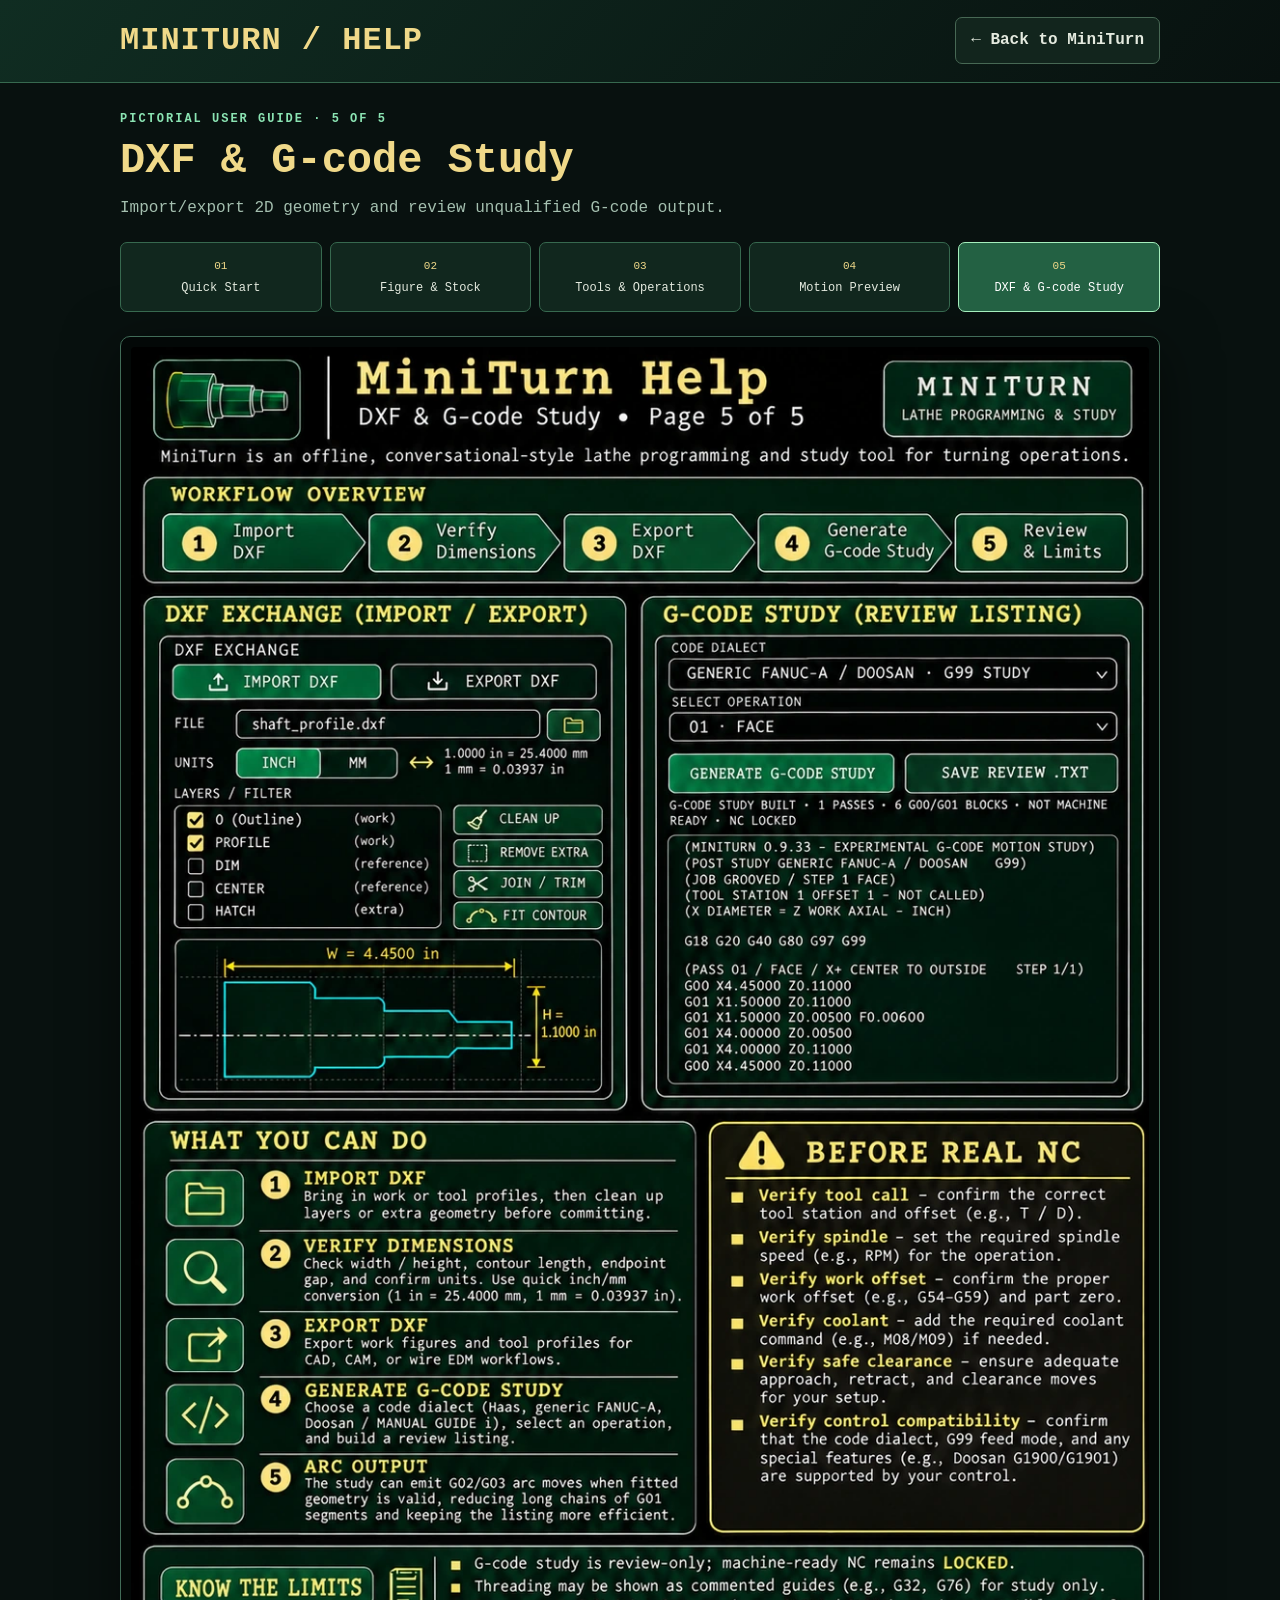
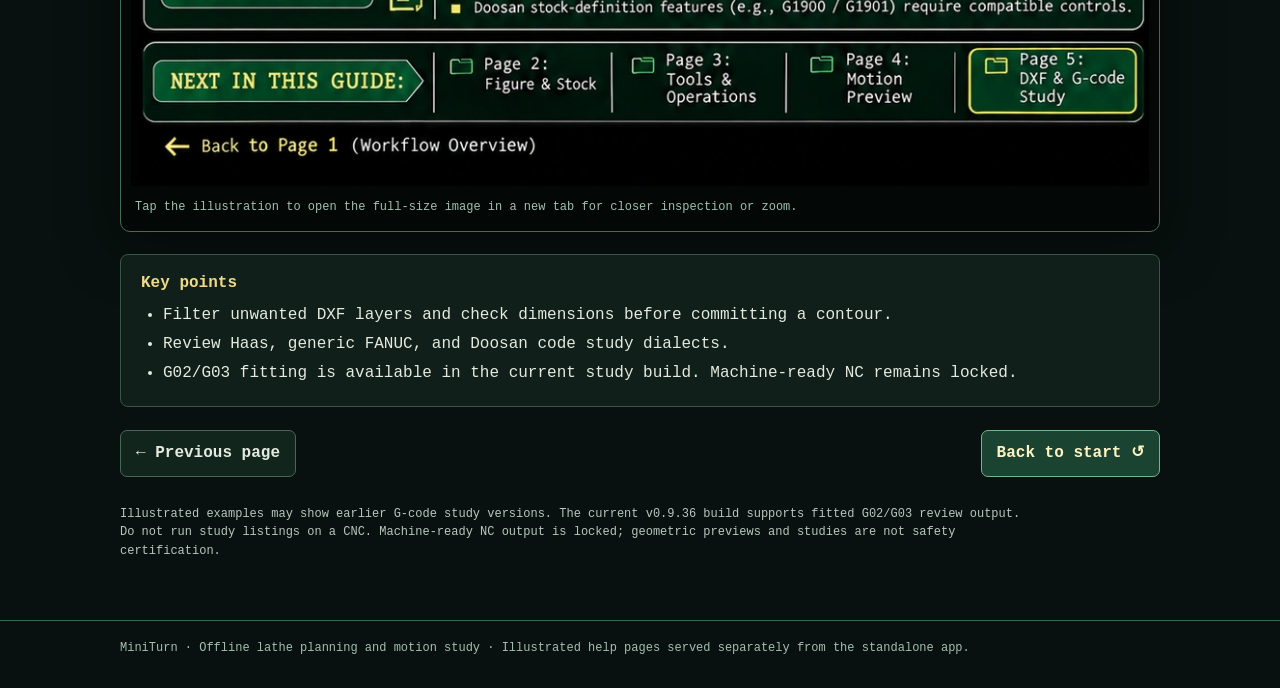
<file: help/dxf-gcode.html>
<!doctype html>
<html lang="en"><head><meta charset="utf-8"><meta name="viewport" content="width=device-width, initial-scale=1"><meta name="theme-color" content="#08110f">
<title>MiniTurn Help — DXF &amp; G-code Study</title><meta name="description" content="MiniTurn pictorial user guide: Import/export 2D geometry and review unqualified G-code output."><link rel="stylesheet" href="style.css"></head>
<body><header><div class="wrap bar"><a class="brand" href="index.html">MINITURN / HELP</a><a class="button secondary" href="../" title="Return to MiniTurn">← Back to MiniTurn</a></div></header>
<main class="wrap"><p class="eyebrow">Pictorial user guide · 5 of 5</p><h1>DXF &amp; G-code Study</h1><p class="deck">Import/export 2D geometry and review unqualified G-code output.</p>
<nav class="chapters" aria-label="Help chapters"><a class="chapter" href="index.html" ><span>01</span>Quick Start</a>
<a class="chapter" href="figure-stock.html" ><span>02</span>Figure &amp; Stock</a>
<a class="chapter" href="tools-operations.html" ><span>03</span>Tools &amp; Operations</a>
<a class="chapter" href="motion-preview.html" ><span>04</span>Motion Preview</a>
<a class="chapter" href="dxf-gcode.html" aria-current="page"><span>05</span>DXF &amp; G-code Study</a></nav>
<figure class="page-image"><a href="images/dxf-gcode.webp" target="_blank" rel="noopener noreferrer" title="Open the full-size guide image in a new tab"><img src="images/dxf-gcode.webp" width="1055" height="1491" alt="Illustrated MiniTurn DXF &amp; G-code Study guide, page 5 of 5" loading="eager" decoding="async"></a><figcaption class="image-caption">Tap the illustration to open the full-size image in a new tab for closer inspection or zoom.</figcaption></figure>
<section class="notes" aria-label="Key points"><h2>Key points</h2><ul><li>Filter unwanted DXF layers and check dimensions before committing a contour.</li>
<li>Review Haas, generic FANUC, and Doosan code study dialects.</li>
<li>G02/G03 fitting is available in the current study build. Machine-ready NC remains locked.</li></ul></section>
<div class="pager"><a class="button secondary" href="motion-preview.html">← Previous page</a><a class="button" href="index.html">Back to start ↺</a></div><p class="note">Illustrated examples may show earlier G-code study versions. The current v0.9.36 build supports fitted G02/G03 review output. Do not run study listings on a CNC. Machine-ready NC output is locked; geometric previews and studies are not safety certification.</p></main>
<footer><div class="wrap">MiniTurn · Offline lathe planning and motion study · Illustrated help pages served separately from the standalone app.</div></footer></body></html>
</file>
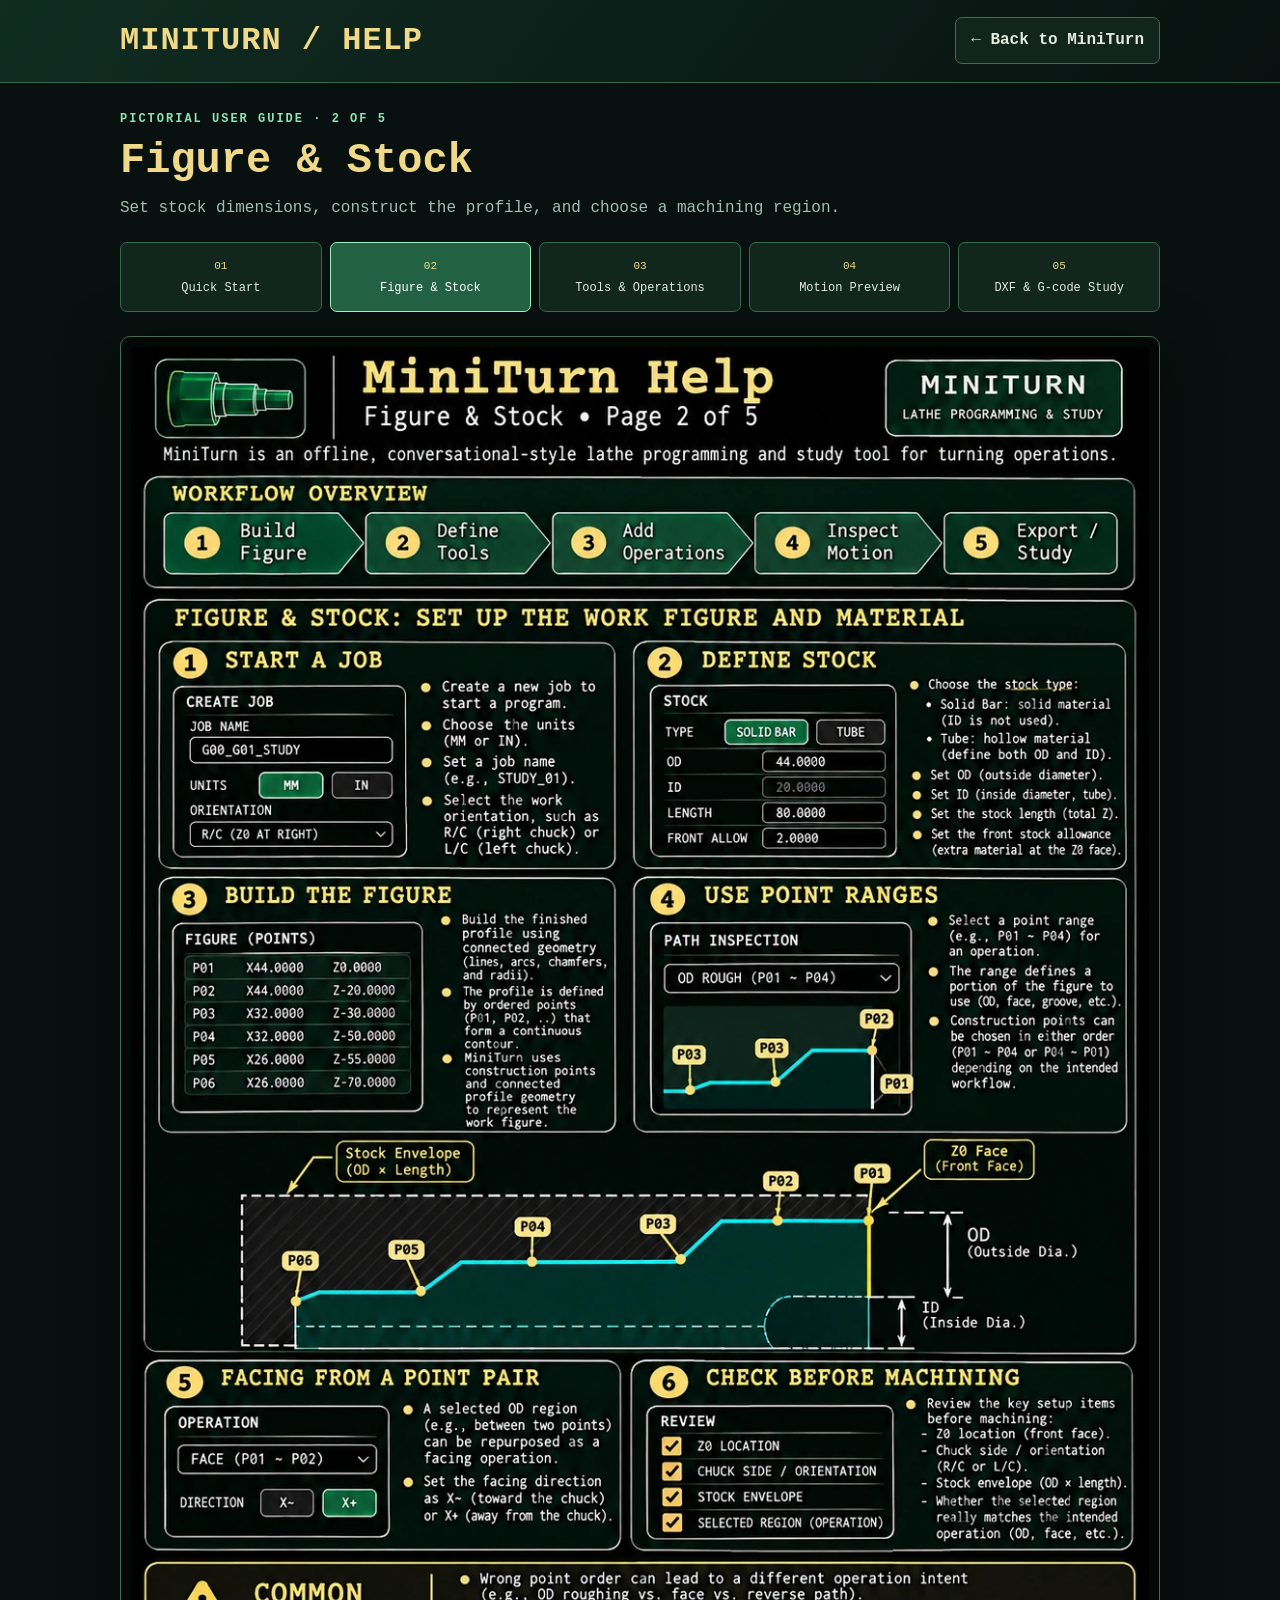
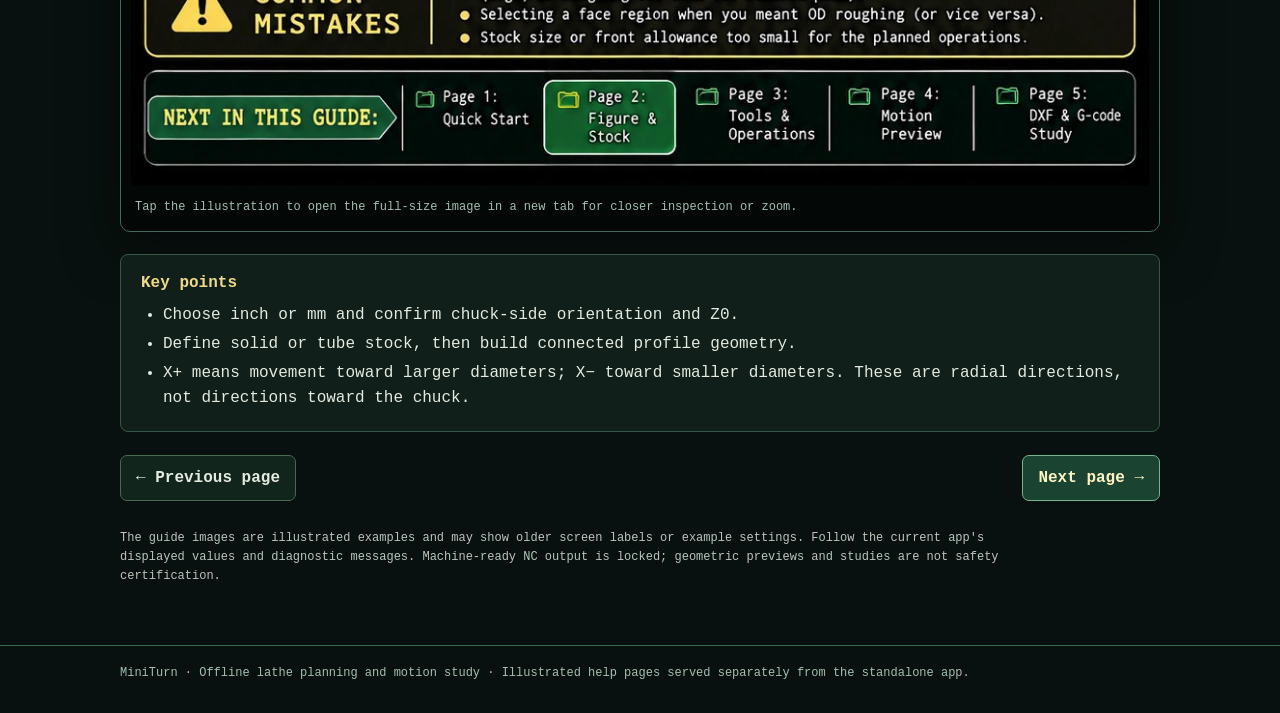
<file: help/figure-stock.html>
<!doctype html>
<html lang="en"><head><meta charset="utf-8"><meta name="viewport" content="width=device-width, initial-scale=1"><meta name="theme-color" content="#08110f">
<title>MiniTurn Help — Figure &amp; Stock</title><meta name="description" content="MiniTurn pictorial user guide: Set stock dimensions, construct the profile, and choose a machining region."><link rel="stylesheet" href="style.css"></head>
<body><header><div class="wrap bar"><a class="brand" href="index.html">MINITURN / HELP</a><a class="button secondary" href="../" title="Return to MiniTurn">← Back to MiniTurn</a></div></header>
<main class="wrap"><p class="eyebrow">Pictorial user guide · 2 of 5</p><h1>Figure &amp; Stock</h1><p class="deck">Set stock dimensions, construct the profile, and choose a machining region.</p>
<nav class="chapters" aria-label="Help chapters"><a class="chapter" href="index.html" ><span>01</span>Quick Start</a>
<a class="chapter" href="figure-stock.html" aria-current="page"><span>02</span>Figure &amp; Stock</a>
<a class="chapter" href="tools-operations.html" ><span>03</span>Tools &amp; Operations</a>
<a class="chapter" href="motion-preview.html" ><span>04</span>Motion Preview</a>
<a class="chapter" href="dxf-gcode.html" ><span>05</span>DXF &amp; G-code Study</a></nav>
<figure class="page-image"><a href="images/figure-stock.webp" target="_blank" rel="noopener noreferrer" title="Open the full-size guide image in a new tab"><img src="images/figure-stock.webp" width="1055" height="1491" alt="Illustrated MiniTurn Figure &amp; Stock guide, page 2 of 5" loading="eager" decoding="async"></a><figcaption class="image-caption">Tap the illustration to open the full-size image in a new tab for closer inspection or zoom.</figcaption></figure>
<section class="notes" aria-label="Key points"><h2>Key points</h2><ul><li>Choose inch or mm and confirm chuck-side orientation and Z0.</li>
<li>Define solid or tube stock, then build connected profile geometry.</li>
<li>X+ means movement toward larger diameters; X− toward smaller diameters. These are radial directions, not directions toward the chuck.</li></ul></section>
<div class="pager"><a class="button secondary" href="index.html">← Previous page</a><a class="button" href="tools-operations.html">Next page →</a></div><p class="note">The guide images are illustrated examples and may show older screen labels or example settings. Follow the current app&#x27;s displayed values and diagnostic messages. Machine-ready NC output is locked; geometric previews and studies are not safety certification.</p></main>
<footer><div class="wrap">MiniTurn · Offline lathe planning and motion study · Illustrated help pages served separately from the standalone app.</div></footer></body></html>
</file>
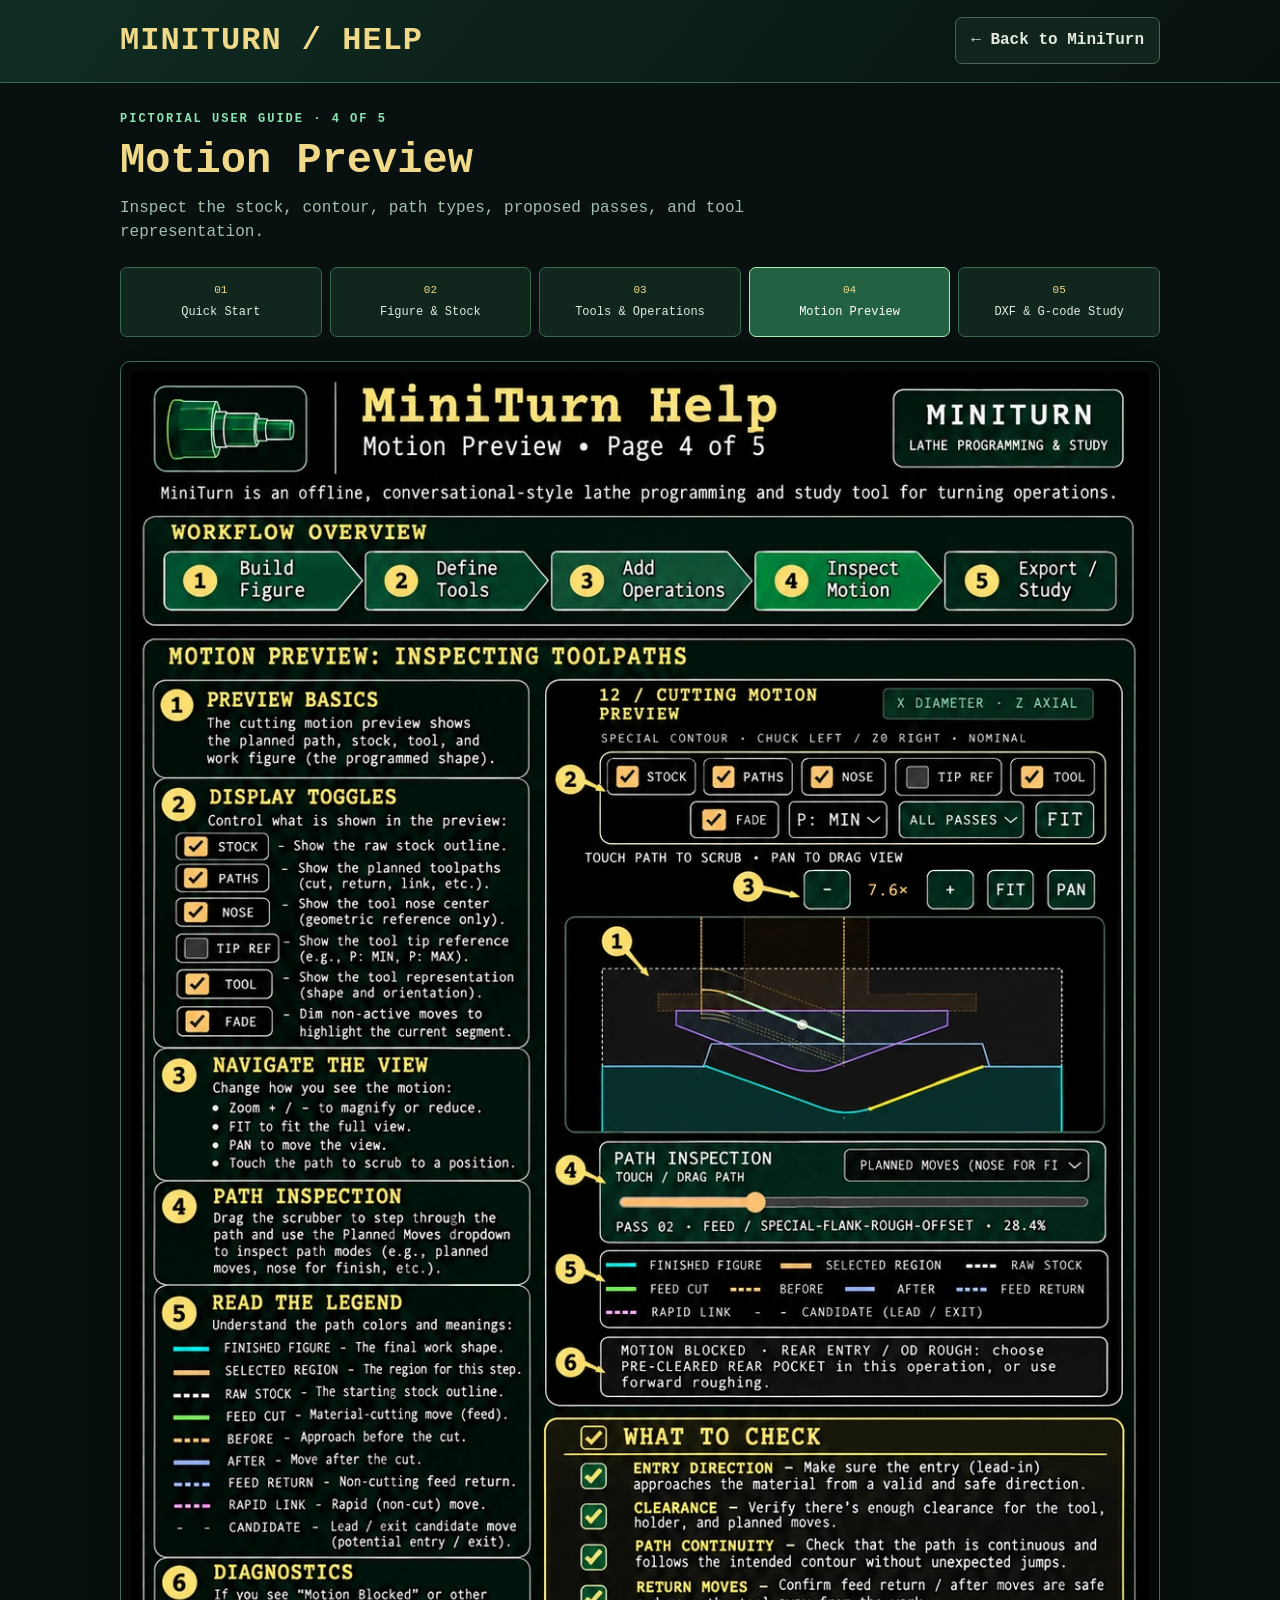
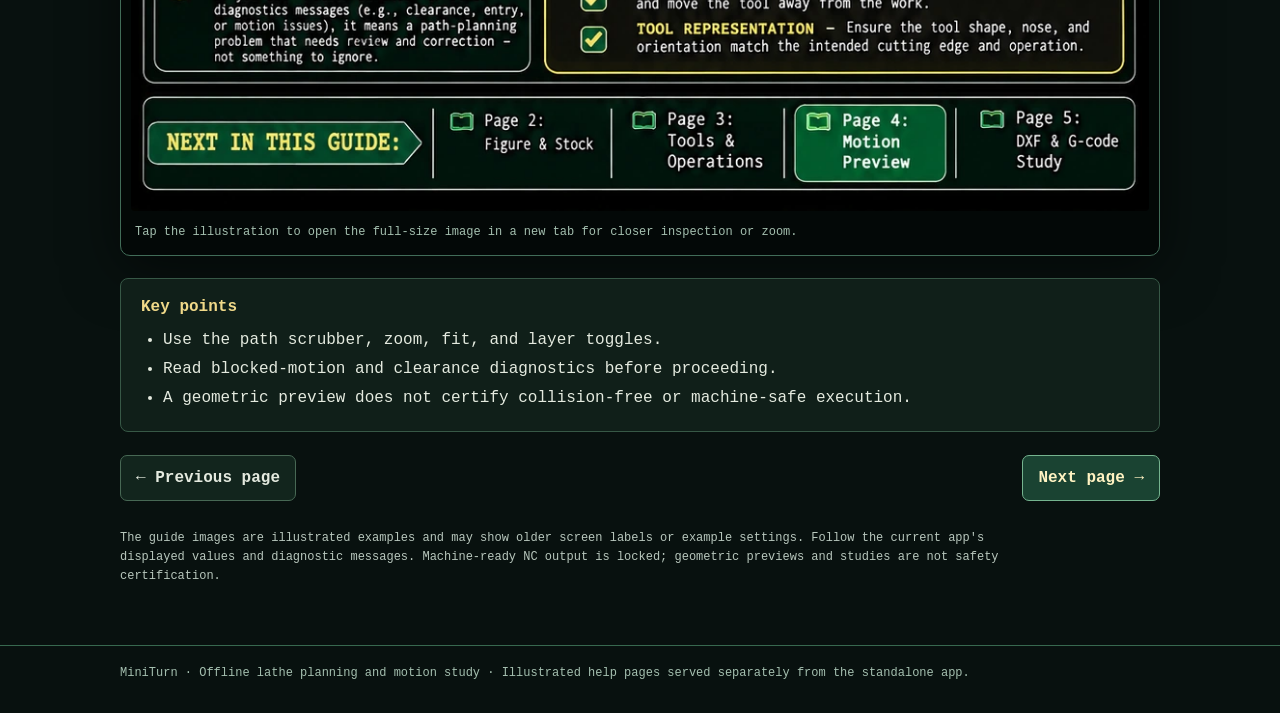
<file: help/motion-preview.html>
<!doctype html>
<html lang="en"><head><meta charset="utf-8"><meta name="viewport" content="width=device-width, initial-scale=1"><meta name="theme-color" content="#08110f">
<title>MiniTurn Help — Motion Preview</title><meta name="description" content="MiniTurn pictorial user guide: Inspect the stock, contour, path types, proposed passes, and tool representation."><link rel="stylesheet" href="style.css"></head>
<body><header><div class="wrap bar"><a class="brand" href="index.html">MINITURN / HELP</a><a class="button secondary" href="../" title="Return to MiniTurn">← Back to MiniTurn</a></div></header>
<main class="wrap"><p class="eyebrow">Pictorial user guide · 4 of 5</p><h1>Motion Preview</h1><p class="deck">Inspect the stock, contour, path types, proposed passes, and tool representation.</p>
<nav class="chapters" aria-label="Help chapters"><a class="chapter" href="index.html" ><span>01</span>Quick Start</a>
<a class="chapter" href="figure-stock.html" ><span>02</span>Figure &amp; Stock</a>
<a class="chapter" href="tools-operations.html" ><span>03</span>Tools &amp; Operations</a>
<a class="chapter" href="motion-preview.html" aria-current="page"><span>04</span>Motion Preview</a>
<a class="chapter" href="dxf-gcode.html" ><span>05</span>DXF &amp; G-code Study</a></nav>
<figure class="page-image"><a href="images/motion-preview.webp" target="_blank" rel="noopener noreferrer" title="Open the full-size guide image in a new tab"><img src="images/motion-preview.webp" width="1055" height="1491" alt="Illustrated MiniTurn Motion Preview guide, page 4 of 5" loading="eager" decoding="async"></a><figcaption class="image-caption">Tap the illustration to open the full-size image in a new tab for closer inspection or zoom.</figcaption></figure>
<section class="notes" aria-label="Key points"><h2>Key points</h2><ul><li>Use the path scrubber, zoom, fit, and layer toggles.</li>
<li>Read blocked-motion and clearance diagnostics before proceeding.</li>
<li>A geometric preview does not certify collision-free or machine-safe execution.</li></ul></section>
<div class="pager"><a class="button secondary" href="tools-operations.html">← Previous page</a><a class="button" href="dxf-gcode.html">Next page →</a></div><p class="note">The guide images are illustrated examples and may show older screen labels or example settings. Follow the current app&#x27;s displayed values and diagnostic messages. Machine-ready NC output is locked; geometric previews and studies are not safety certification.</p></main>
<footer><div class="wrap">MiniTurn · Offline lathe planning and motion study · Illustrated help pages served separately from the standalone app.</div></footer></body></html>
</file>
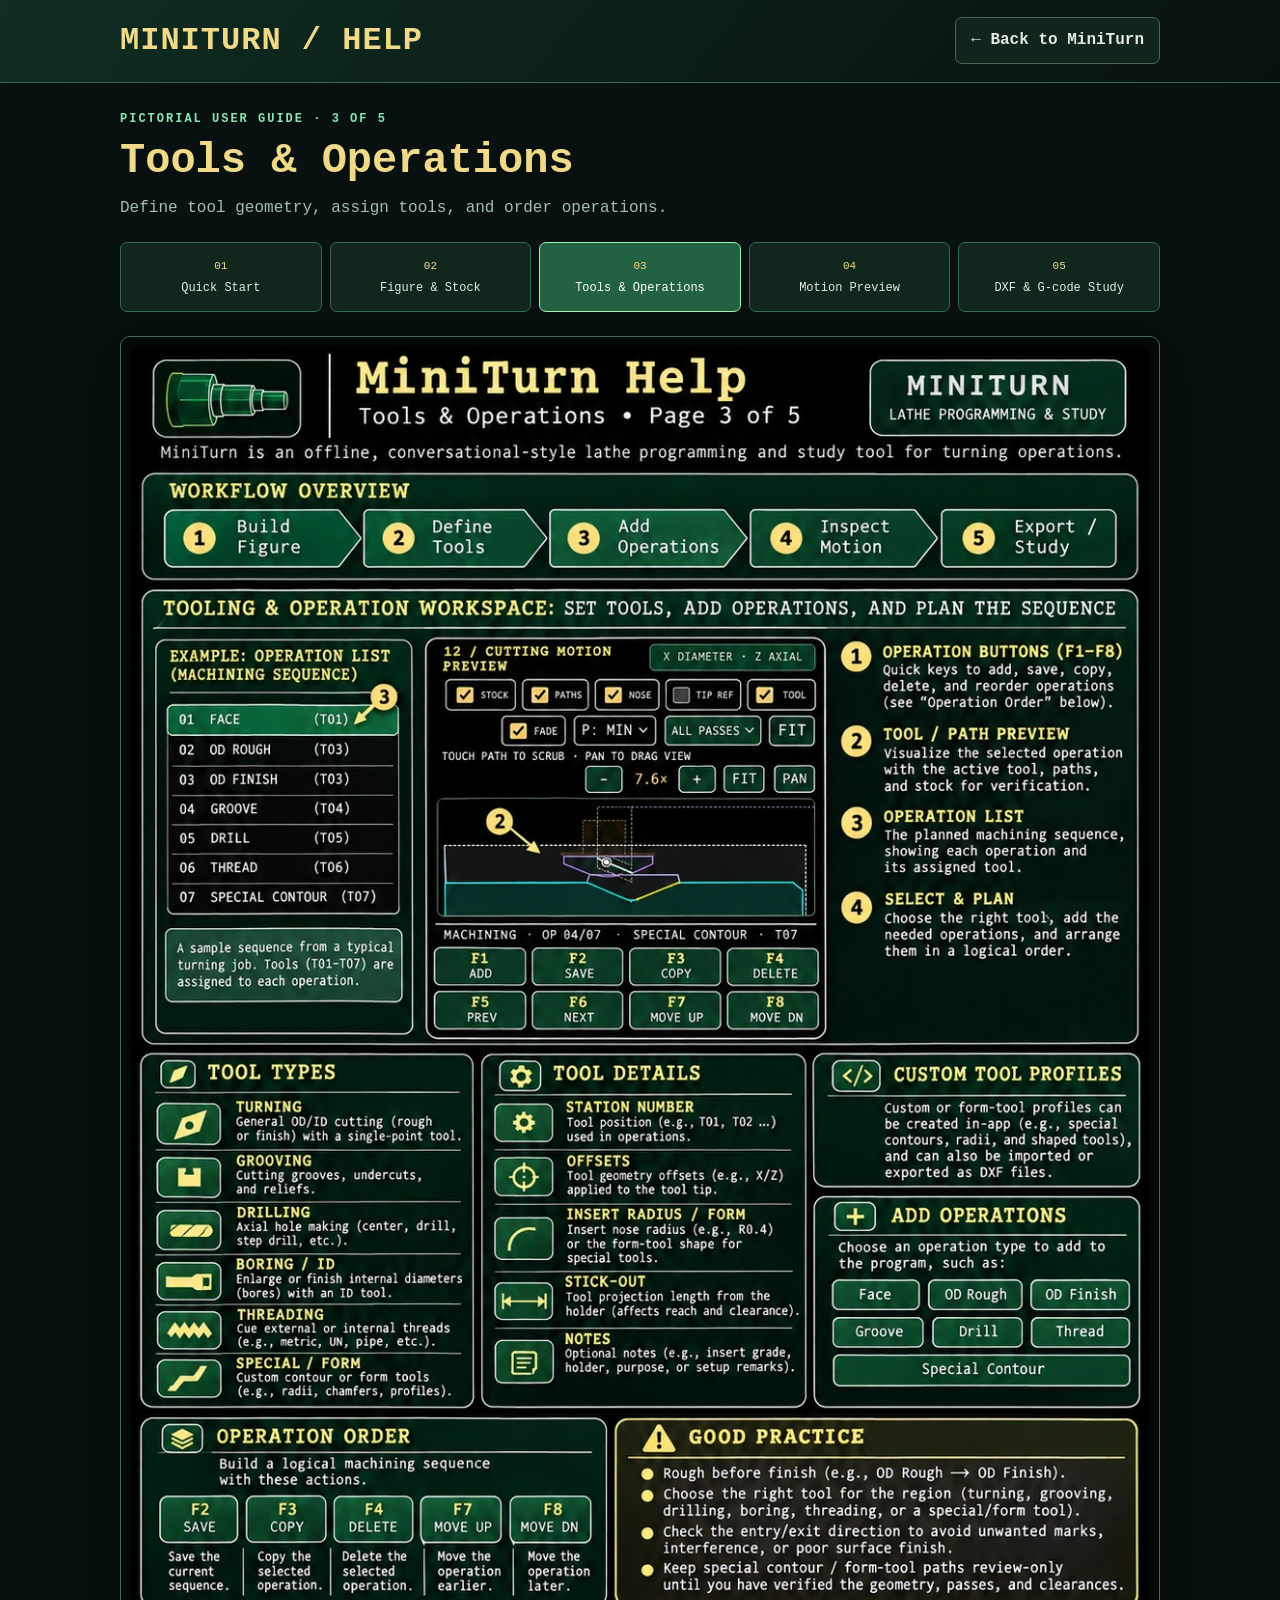
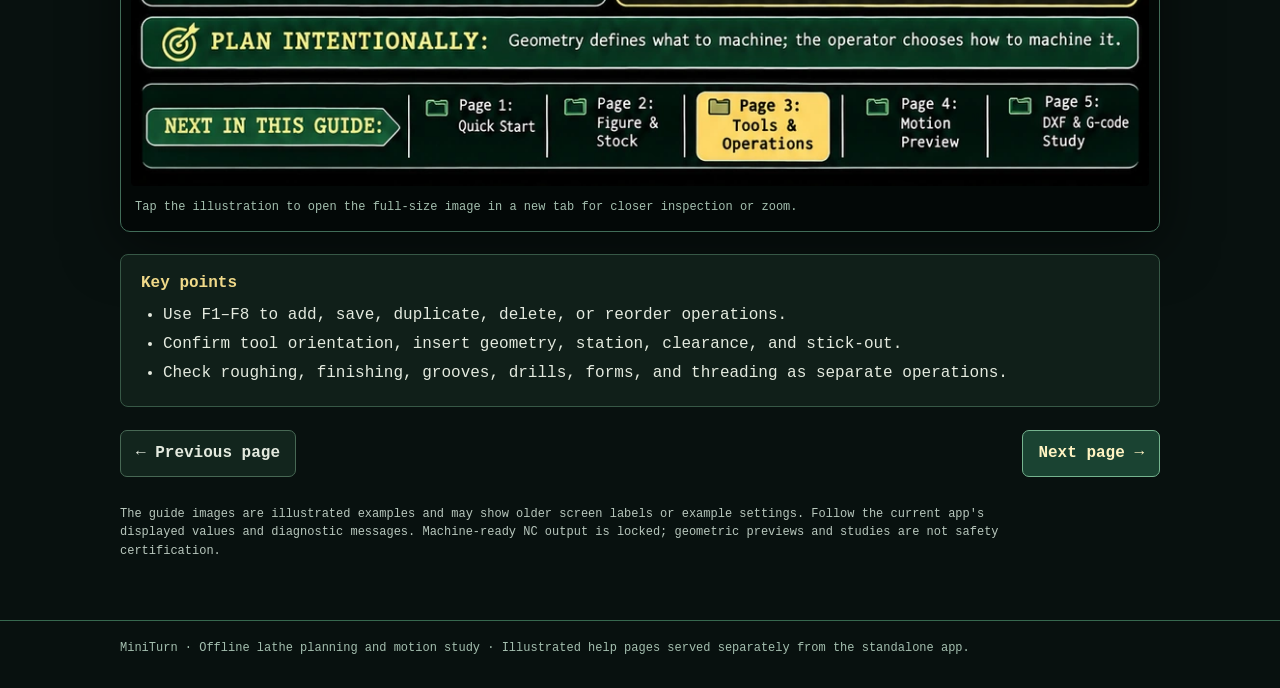
<file: help/tools-operations.html>
<!doctype html>
<html lang="en"><head><meta charset="utf-8"><meta name="viewport" content="width=device-width, initial-scale=1"><meta name="theme-color" content="#08110f">
<title>MiniTurn Help — Tools &amp; Operations</title><meta name="description" content="MiniTurn pictorial user guide: Define tool geometry, assign tools, and order operations."><link rel="stylesheet" href="style.css"></head>
<body><header><div class="wrap bar"><a class="brand" href="index.html">MINITURN / HELP</a><a class="button secondary" href="../" title="Return to MiniTurn">← Back to MiniTurn</a></div></header>
<main class="wrap"><p class="eyebrow">Pictorial user guide · 3 of 5</p><h1>Tools &amp; Operations</h1><p class="deck">Define tool geometry, assign tools, and order operations.</p>
<nav class="chapters" aria-label="Help chapters"><a class="chapter" href="index.html" ><span>01</span>Quick Start</a>
<a class="chapter" href="figure-stock.html" ><span>02</span>Figure &amp; Stock</a>
<a class="chapter" href="tools-operations.html" aria-current="page"><span>03</span>Tools &amp; Operations</a>
<a class="chapter" href="motion-preview.html" ><span>04</span>Motion Preview</a>
<a class="chapter" href="dxf-gcode.html" ><span>05</span>DXF &amp; G-code Study</a></nav>
<figure class="page-image"><a href="images/tools-operations.webp" target="_blank" rel="noopener noreferrer" title="Open the full-size guide image in a new tab"><img src="images/tools-operations.webp" width="1055" height="1491" alt="Illustrated MiniTurn Tools &amp; Operations guide, page 3 of 5" loading="eager" decoding="async"></a><figcaption class="image-caption">Tap the illustration to open the full-size image in a new tab for closer inspection or zoom.</figcaption></figure>
<section class="notes" aria-label="Key points"><h2>Key points</h2><ul><li>Use F1–F8 to add, save, duplicate, delete, or reorder operations.</li>
<li>Confirm tool orientation, insert geometry, station, clearance, and stick-out.</li>
<li>Check roughing, finishing, grooves, drills, forms, and threading as separate operations.</li></ul></section>
<div class="pager"><a class="button secondary" href="figure-stock.html">← Previous page</a><a class="button" href="motion-preview.html">Next page →</a></div><p class="note">The guide images are illustrated examples and may show older screen labels or example settings. Follow the current app&#x27;s displayed values and diagnostic messages. Machine-ready NC output is locked; geometric previews and studies are not safety certification.</p></main>
<footer><div class="wrap">MiniTurn · Offline lathe planning and motion study · Illustrated help pages served separately from the standalone app.</div></footer></body></html>
</file>
<file: help/style.css>
:root{color-scheme:dark;--bg:#08110f;--surface:#11241d;--line:#37694f;--ink:#e4eadf;--mute:#a4bfaf;--gold:#f0d989;--teal:#8be4b3}
*{box-sizing:border-box}html{scroll-behavior:smooth}body{margin:0;background:var(--bg);color:var(--ink);font-family:Consolas,'Roboto Mono','Courier New',monospace;line-height:1.55}
a{color:var(--teal)}a:focus-visible{outline:2px solid var(--gold);outline-offset:3px}header{background:linear-gradient(130deg,#102d22,#08110f);border-bottom:1px solid var(--line)}
.wrap{width:min(1040px,calc(100% - 28px));margin:0 auto}.bar{display:flex;justify-content:space-between;align-items:center;gap:14px;flex-wrap:wrap;padding:16px 0}
.brand{font-size:clamp(22px,5vw,32px);color:var(--gold);font-weight:900;letter-spacing:1px;text-decoration:none}.small{font-size:13px;color:var(--mute)}
.button{display:inline-flex;align-items:center;justify-content:center;gap:6px;padding:10px 15px;background:#1a4332;border:1px solid #75b48f;border-radius:7px;text-decoration:none;color:#fff3c2;font-weight:700;min-height:43px}
.button:hover,.chapter:hover{background:#286044}.button.secondary{background:#12251d;border-color:#476854;color:var(--ink)}
main{padding:27px 0 60px}.eyebrow{color:var(--teal);letter-spacing:2px;text-transform:uppercase;font-size:12px;font-weight:700;margin:0 0 8px}h1{font-size:clamp(26px,5vw,42px);line-height:1.2;color:var(--gold);margin:0 0 9px}
.deck{color:var(--mute);max-width:760px;margin:0 0 22px}nav.chapters{display:grid;grid-template-columns:repeat(5,minmax(0,1fr));gap:8px;margin:20px 0 24px}
.chapter{font-size:12px;text-decoration:none;border:1px solid var(--line);padding:12px 7px;min-height:70px;background:#11271e;border-radius:7px;text-align:center;color:var(--ink);display:flex;flex-direction:column;justify-content:center;gap:4px}
.chapter span{font-size:11px;color:var(--gold)}.chapter[aria-current="page"]{background:#236143;border-color:#a5efbd;color:#fff}
.page-image{margin:0;padding:10px;border:1px solid #416c58;background:#030807;border-radius:10px;box-shadow:0 12px 55px #0008}
.page-image img{width:100%;height:auto;display:block;border-radius:4px}.image-caption{padding:12px 4px 4px;color:var(--mute);font-size:12px}
.notes{margin:22px 0;padding:16px 20px;background:#101f19;border:1px solid #375846;border-radius:8px}.notes h2{font-size:16px;color:var(--gold);margin:0 0 8px}.notes ul{margin:0;padding-left:22px}.notes li{margin:4px 0}
.pager{display:flex;justify-content:space-between;gap:12px;margin-top:23px;flex-wrap:wrap}.note{color:#b8c7bd;font-size:12px;margin:28px 0 0;max-width:920px}
footer{border-top:1px solid var(--line);padding:18px 0 30px;color:var(--mute);font-size:12px}
@media(max-width:730px){nav.chapters{display:flex;overflow-x:auto;padding-bottom:8px;scroll-snap-type:x proximity}.chapter{min-width:130px;scroll-snap-align:start}.page-image{padding:4px}.pager .button{flex:1}}
@media print{body{background:#fff;color:#000}header,.chapters,.pager,footer{display:none}.page-image{border:0;box-shadow:none;padding:0}.notes{display:none}}
</file>
